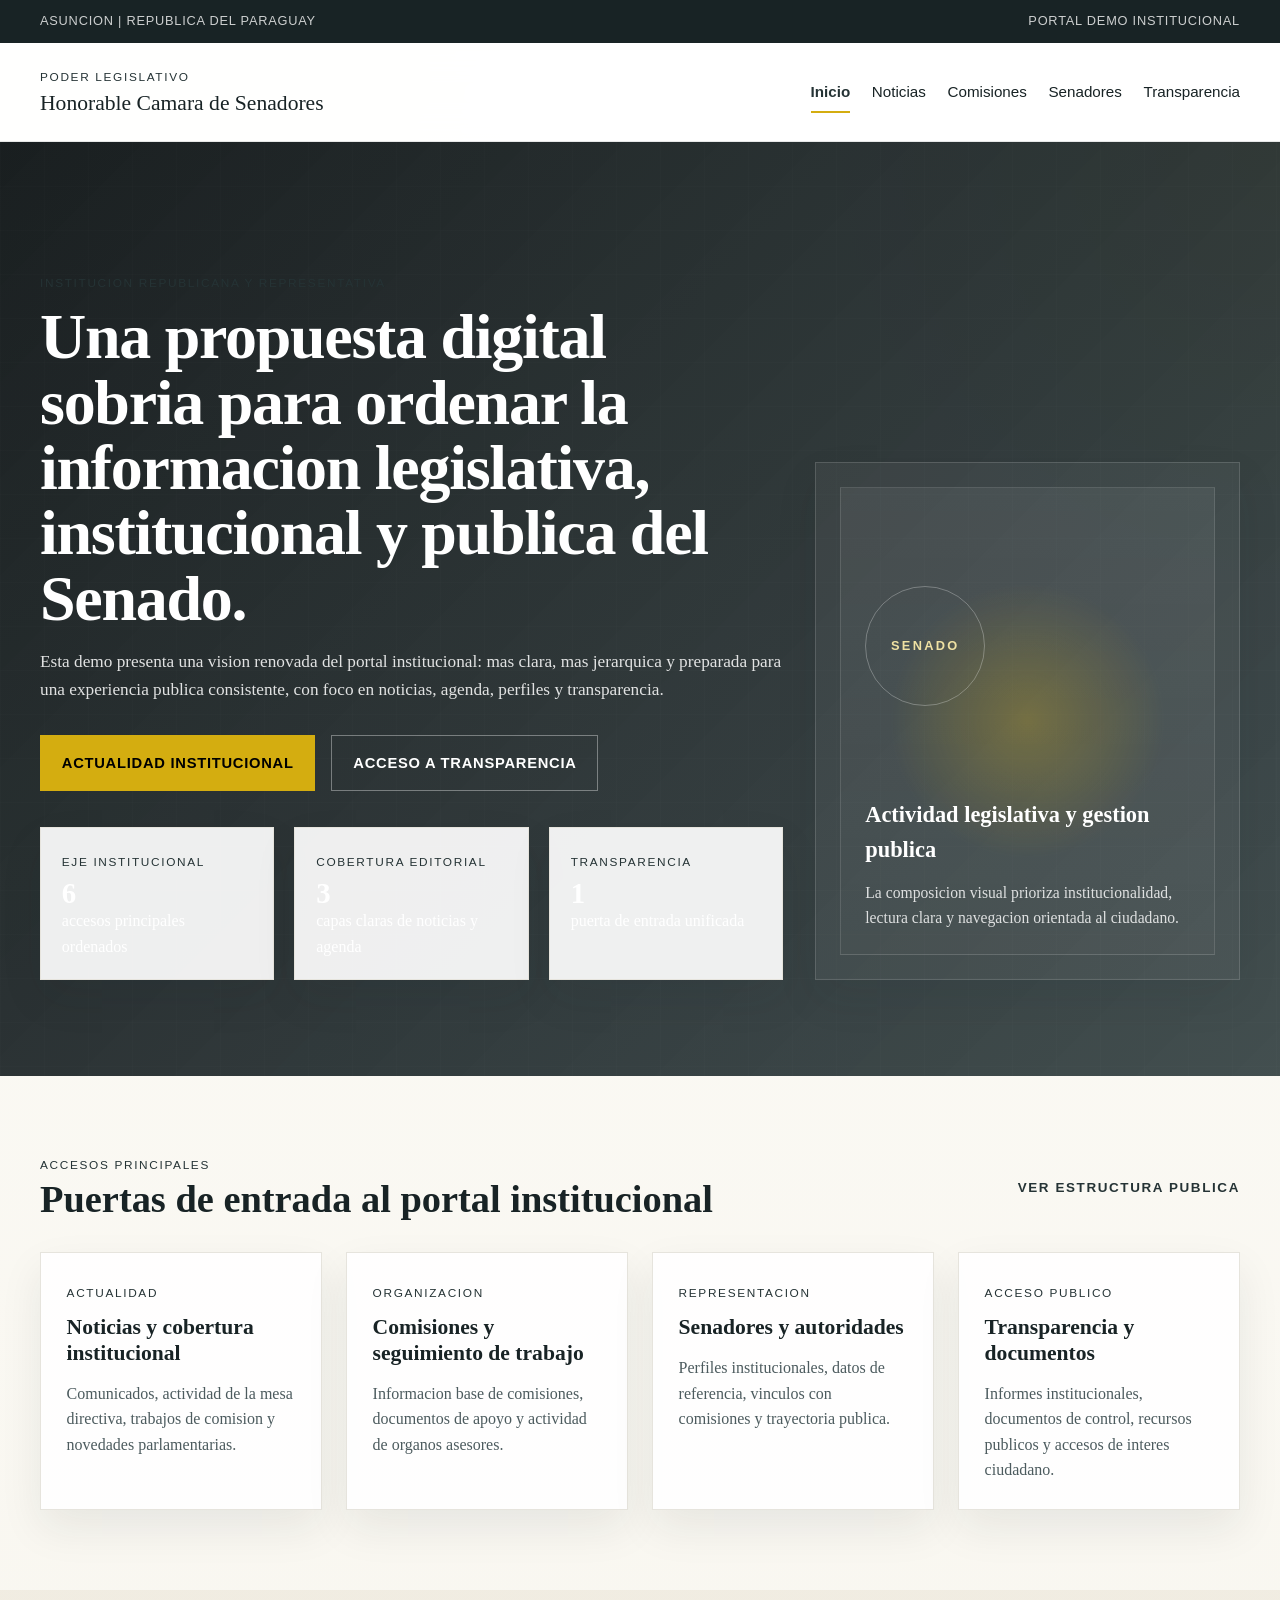
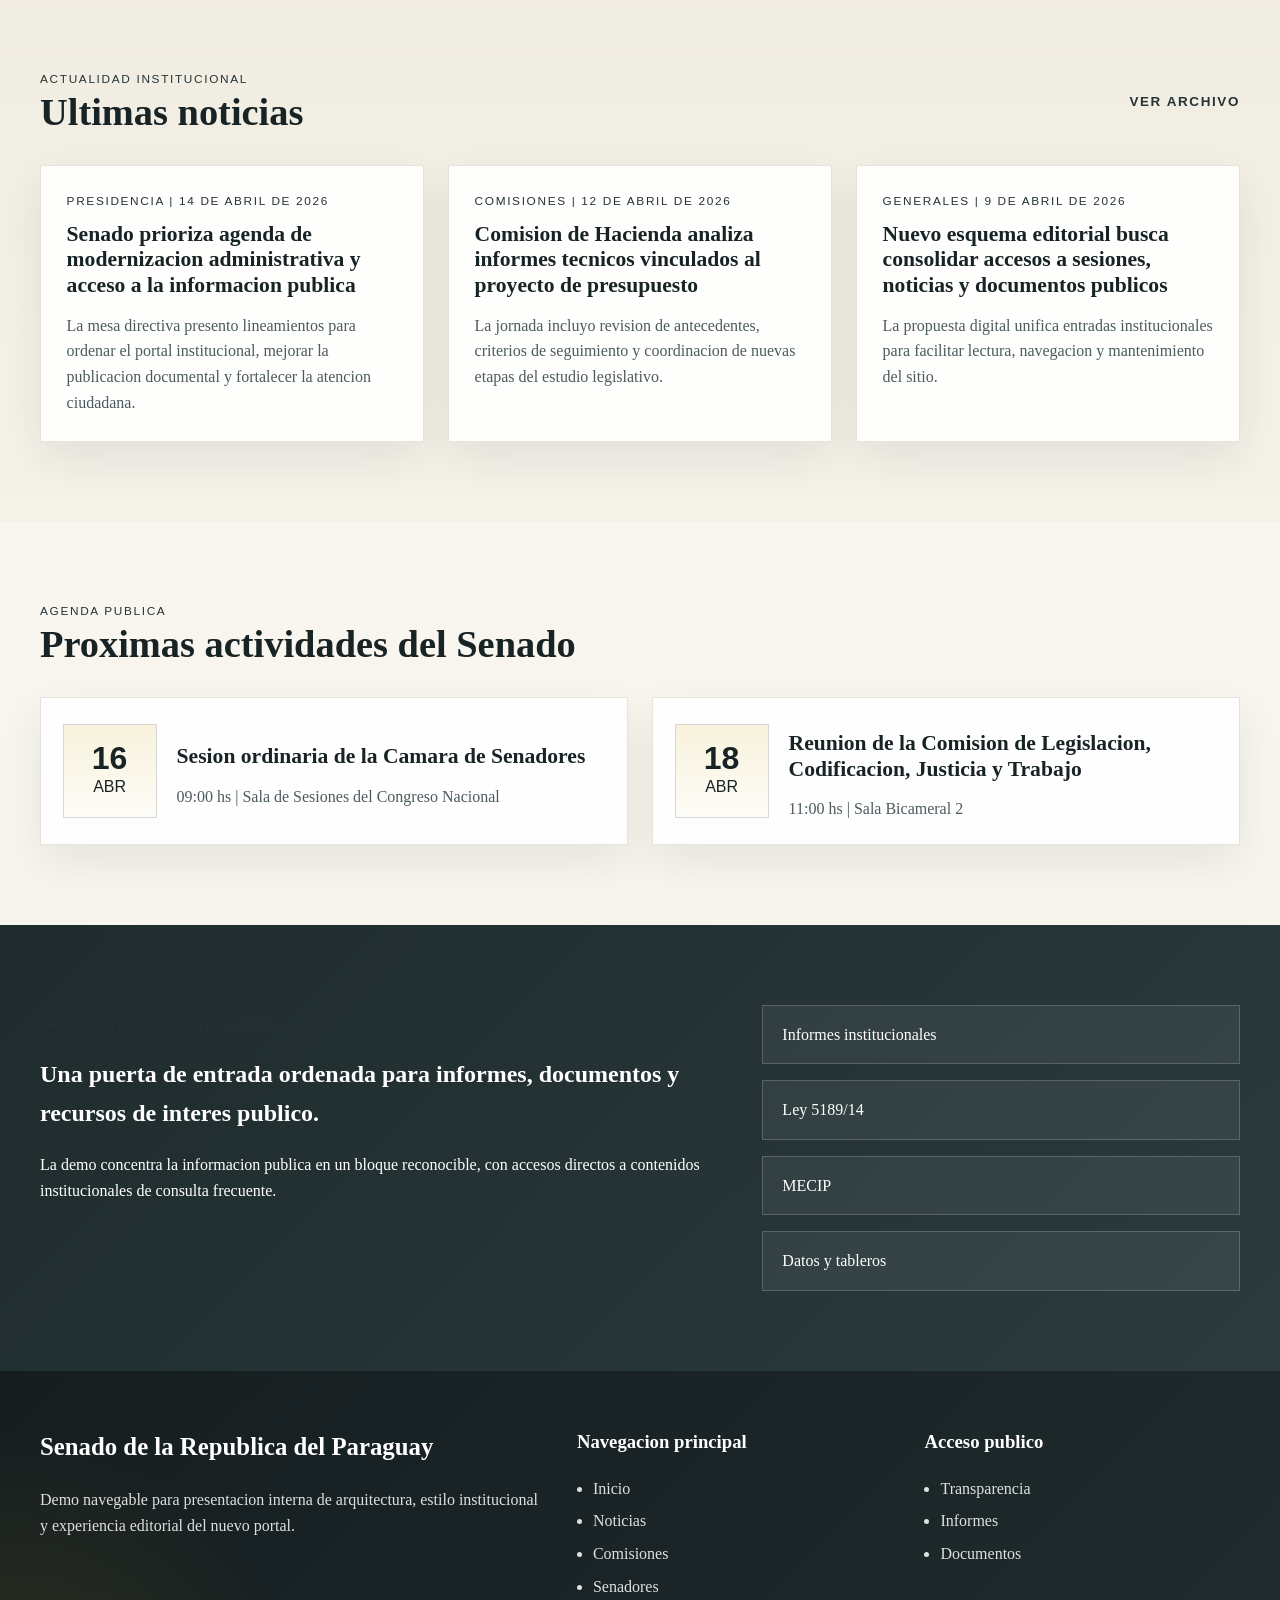
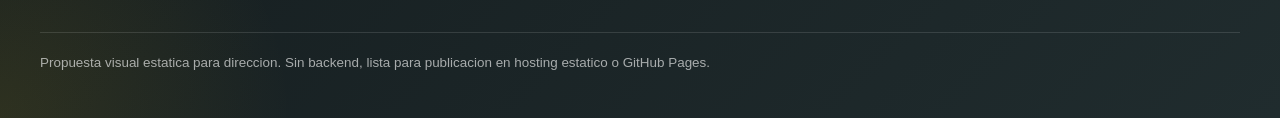
<file: index.html>
<!DOCTYPE html>
<html lang="es">
<head>
  <meta charset="UTF-8">
  <meta name="viewport" content="width=device-width, initial-scale=1.0">
  <title>Honorable Camara de Senadores | Inicio</title>
  <link rel="stylesheet" href="styles.css">
</head>
<body>
  <div class="topbar">
    <div class="container topbar__inner">
      <span>Asuncion | Republica del Paraguay</span>
      <span>Portal demo institucional</span>
    </div>
  </div>

  <header class="site-header">
    <div class="container site-header__inner">
      <a class="brand" href="index.html">
        <span class="brand__eyebrow">Poder Legislativo</span>
        <span class="brand__title">Honorable Camara de Senadores</span>
      </a>
      <nav class="site-nav" aria-label="Principal">
        <a href="index.html" class="is-active">Inicio</a>
        <a href="noticias.html">Noticias</a>
        <a href="comision.html">Comisiones</a>
        <a href="senador.html">Senadores</a>
        <a href="transparencia.html">Transparencia</a>
      </nav>
    </div>
  </header>

  <main>
    <section class="hero">
      <div class="container hero__inner">
        <div class="hero__panel">
          <p class="section-kicker">Institucion republicana y representativa</p>
          <h1>Una propuesta digital sobria para ordenar la informacion legislativa, institucional y publica del Senado.</h1>
          <p class="hero__text">Esta demo presenta una vision renovada del portal institucional: mas clara, mas jerarquica y preparada para una experiencia publica consistente, con foco en noticias, agenda, perfiles y transparencia.</p>
          <div class="hero__actions">
            <a class="button button--primary" href="noticias.html">Actualidad institucional</a>
            <a class="button button--secondary" href="transparencia.html">Acceso a transparencia</a>
          </div>

          <div class="metrics">
            <article class="metric">
              <span class="metric__label">Eje institucional</span>
              <strong>6</strong>
              <span>accesos principales ordenados</span>
            </article>
            <article class="metric">
              <span class="metric__label">Cobertura editorial</span>
              <strong>3</strong>
              <span>capas claras de noticias y agenda</span>
            </article>
            <article class="metric">
              <span class="metric__label">Transparencia</span>
              <strong>1</strong>
              <span>puerta de entrada unificada</span>
            </article>
          </div>
        </div>

        <aside class="hero__aside">
          <div class="hero-seal">
            <div class="hero-seal__crest">Senado</div>
            <div>
              <h2>Actividad legislativa y gestion publica</h2>
              <p>La composicion visual prioriza institucionalidad, lectura clara y navegacion orientada al ciudadano.</p>
            </div>
          </div>
        </aside>
      </div>
    </section>

    <section class="section">
      <div class="container">
        <div class="section-heading">
          <div>
            <p class="section-kicker">Accesos principales</p>
            <h2>Puertas de entrada al portal institucional</h2>
          </div>
          <a class="section-link" href="transparencia.html">Ver estructura publica</a>
        </div>

        <div class="grid grid--4">
          <a class="card card--link" href="noticias.html">
            <span class="eyebrow-chip">Actualidad</span>
            <h3>Noticias y cobertura institucional</h3>
            <p>Comunicados, actividad de la mesa directiva, trabajos de comision y novedades parlamentarias.</p>
          </a>
          <a class="card card--link" href="comision.html">
            <span class="eyebrow-chip">Organizacion</span>
            <h3>Comisiones y seguimiento de trabajo</h3>
            <p>Informacion base de comisiones, documentos de apoyo y actividad de organos asesores.</p>
          </a>
          <a class="card card--link" href="senador.html">
            <span class="eyebrow-chip">Representacion</span>
            <h3>Senadores y autoridades</h3>
            <p>Perfiles institucionales, datos de referencia, vinculos con comisiones y trayectoria publica.</p>
          </a>
          <a class="card card--link" href="transparencia.html">
            <span class="eyebrow-chip">Acceso publico</span>
            <h3>Transparencia y documentos</h3>
            <p>Informes institucionales, documentos de control, recursos publicos y accesos de interes ciudadano.</p>
          </a>
        </div>
      </div>
    </section>

    <section class="section section--alt">
      <div class="container">
        <div class="section-heading">
          <div>
            <p class="section-kicker">Actualidad institucional</p>
            <h2>Ultimas noticias</h2>
          </div>
          <a class="section-link" href="noticias.html">Ver archivo</a>
        </div>

        <div class="grid grid--3">
          <a class="news-card" href="noticia.html">
            <div class="news-card__meta">Presidencia | 14 de abril de 2026</div>
            <h3>Senado prioriza agenda de modernizacion administrativa y acceso a la informacion publica</h3>
            <p>La mesa directiva presento lineamientos para ordenar el portal institucional, mejorar la publicacion documental y fortalecer la atencion ciudadana.</p>
          </a>
          <a class="news-card" href="noticia.html">
            <div class="news-card__meta">Comisiones | 12 de abril de 2026</div>
            <h3>Comision de Hacienda analiza informes tecnicos vinculados al proyecto de presupuesto</h3>
            <p>La jornada incluyo revision de antecedentes, criterios de seguimiento y coordinacion de nuevas etapas del estudio legislativo.</p>
          </a>
          <a class="news-card" href="noticia.html">
            <div class="news-card__meta">Generales | 9 de abril de 2026</div>
            <h3>Nuevo esquema editorial busca consolidar accesos a sesiones, noticias y documentos publicos</h3>
            <p>La propuesta digital unifica entradas institucionales para facilitar lectura, navegacion y mantenimiento del sitio.</p>
          </a>
        </div>
      </div>
    </section>

    <section class="section">
      <div class="container">
        <div class="section-heading">
          <div>
            <p class="section-kicker">Agenda publica</p>
            <h2>Proximas actividades del Senado</h2>
          </div>
        </div>

        <div class="grid grid--2">
          <article class="agenda-card">
            <div class="agenda-card__date">
              <strong>16</strong>
              <span>ABR</span>
            </div>
            <div>
              <h3>Sesion ordinaria de la Camara de Senadores</h3>
              <p>09:00 hs | Sala de Sesiones del Congreso Nacional</p>
            </div>
          </article>
          <article class="agenda-card">
            <div class="agenda-card__date">
              <strong>18</strong>
              <span>ABR</span>
            </div>
            <div>
              <h3>Reunion de la Comision de Legislacion, Codificacion, Justicia y Trabajo</h3>
              <p>11:00 hs | Sala Bicameral 2</p>
            </div>
          </article>
        </div>
      </div>
    </section>

    <section class="section section--dark">
      <div class="container section-split">
        <div>
          <p class="section-kicker">Transparencia institucional</p>
          <h2>Una puerta de entrada ordenada para informes, documentos y recursos de interes publico.</h2>
          <p>La demo concentra la informacion publica en un bloque reconocible, con accesos directos a contenidos institucionales de consulta frecuente.</p>
        </div>
        <div class="transparency-links">
          <a href="transparencia.html">Informes institucionales</a>
          <a href="transparencia.html">Ley 5189/14</a>
          <a href="transparencia.html">MECIP</a>
          <a href="transparencia.html">Datos y tableros</a>
        </div>
      </div>
    </section>
  </main>

  <footer class="site-footer">
    <div class="container footer-grid">
      <div>
        <h2>Senado de la Republica del Paraguay</h2>
        <p>Demo navegable para presentacion interna de arquitectura, estilo institucional y experiencia editorial del nuevo portal.</p>
      </div>
      <div>
        <h3>Navegacion principal</h3>
        <ul>
          <li><a href="index.html">Inicio</a></li>
          <li><a href="noticias.html">Noticias</a></li>
          <li><a href="comision.html">Comisiones</a></li>
          <li><a href="senador.html">Senadores</a></li>
        </ul>
      </div>
      <div>
        <h3>Acceso publico</h3>
        <ul>
          <li><a href="transparencia.html">Transparencia</a></li>
          <li><a href="transparencia.html">Informes</a></li>
          <li><a href="transparencia.html">Documentos</a></li>
        </ul>
      </div>
    </div>
    <div class="container footer-note">
      Propuesta visual estatica para direccion. Sin backend, lista para publicacion en hosting estatico o GitHub Pages.
    </div>
  </footer>
</body>
</html>
</file>
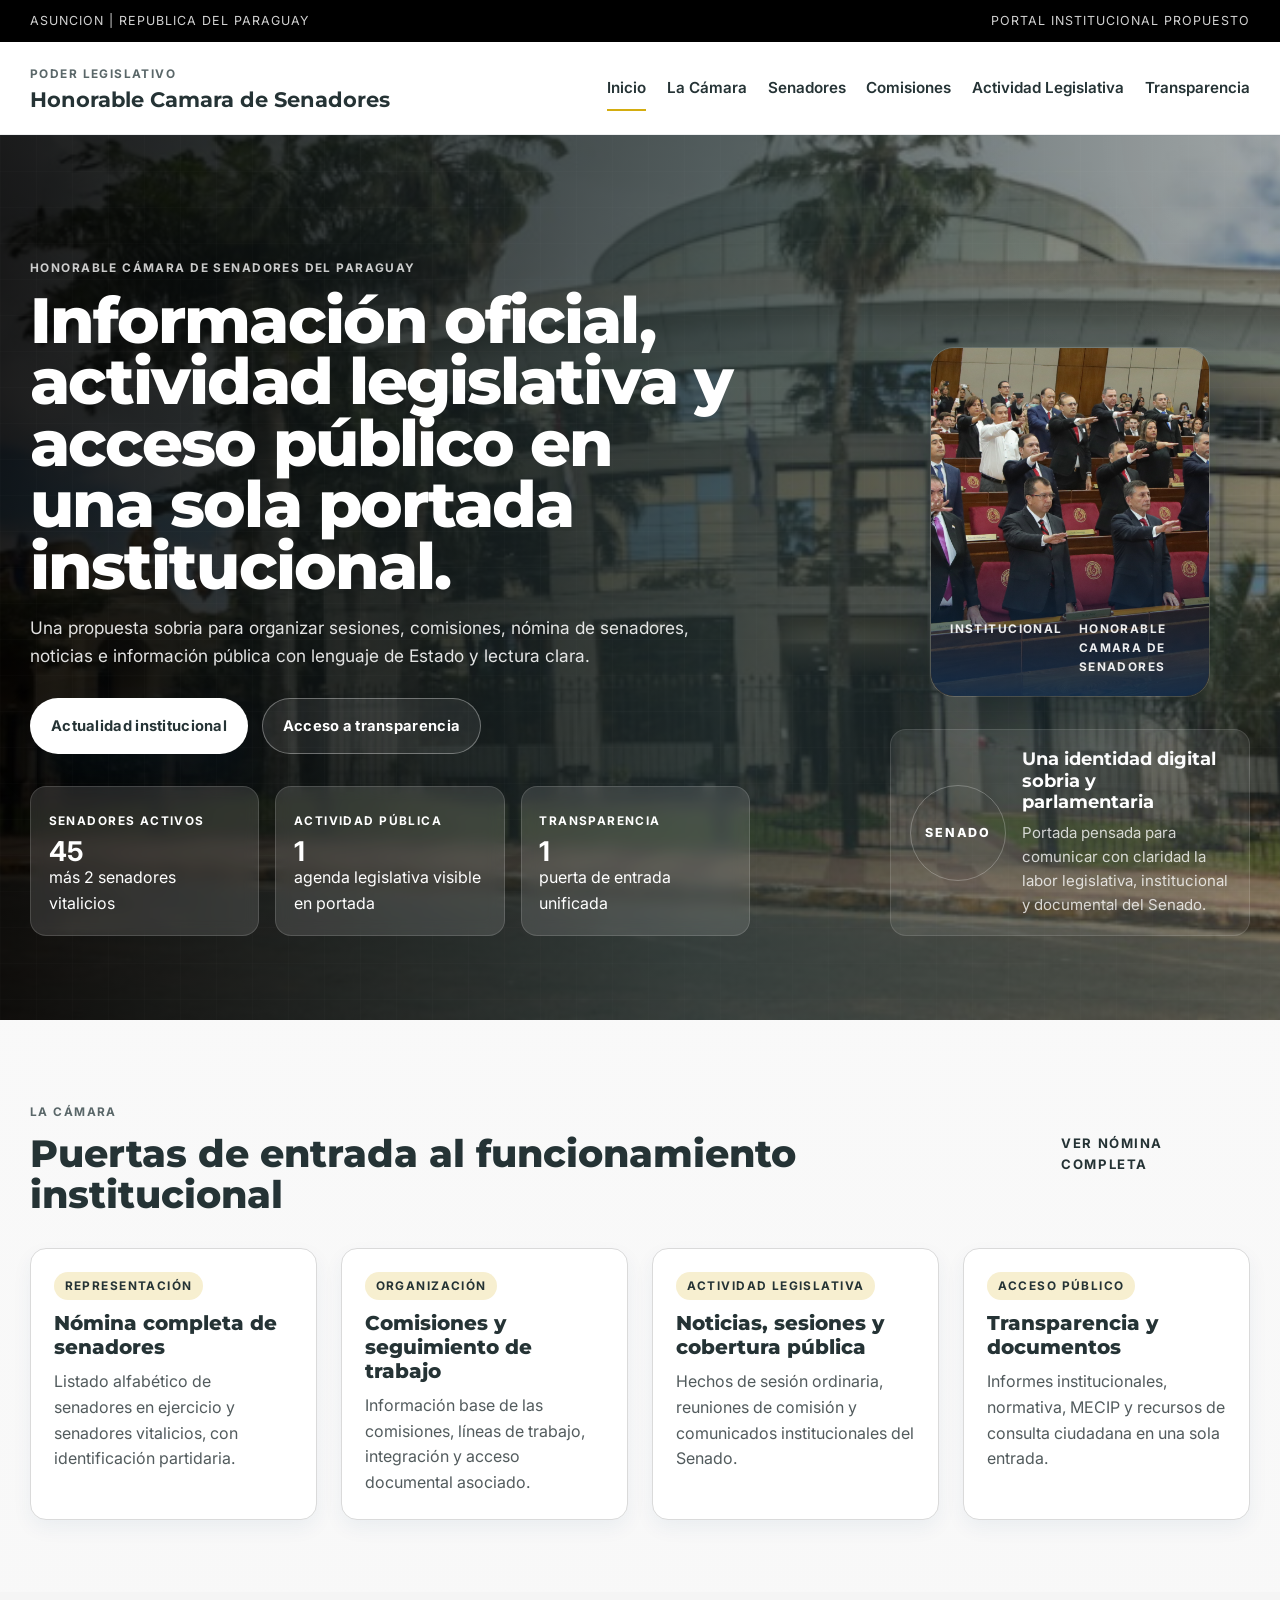
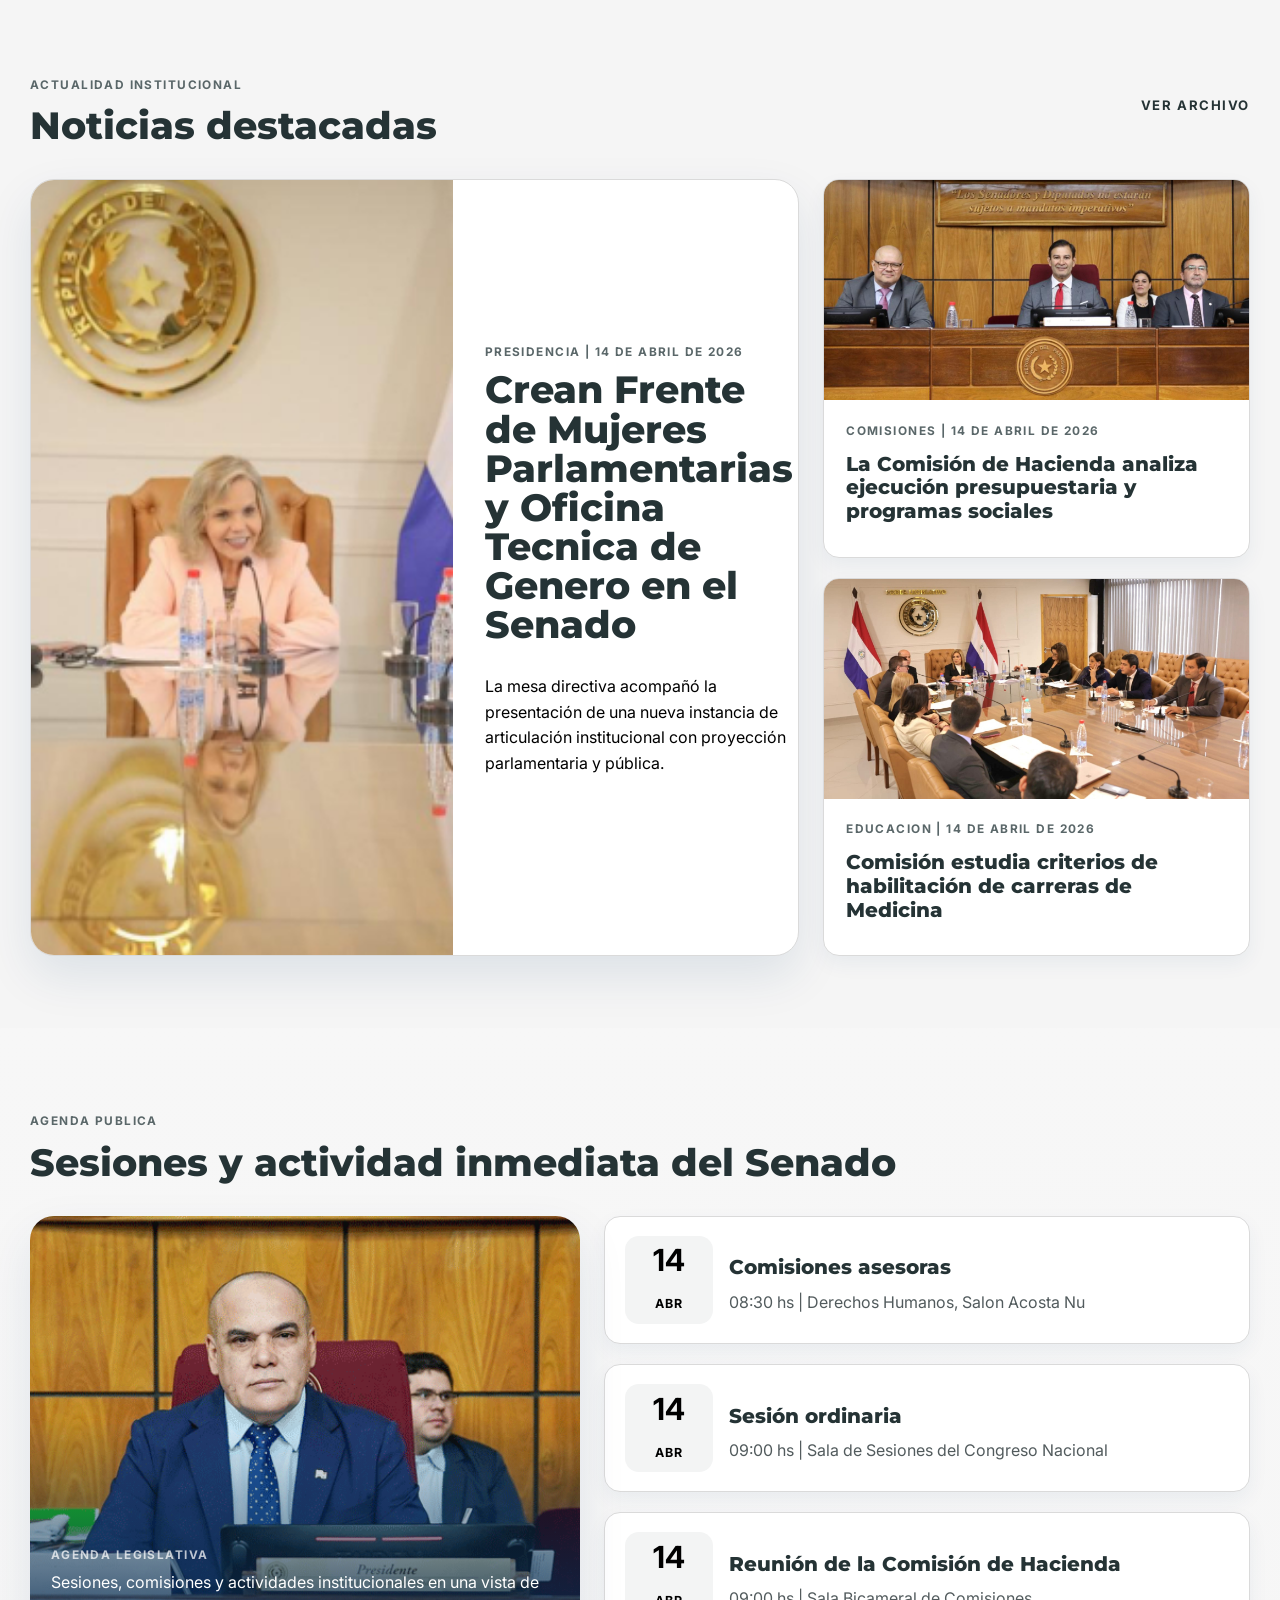
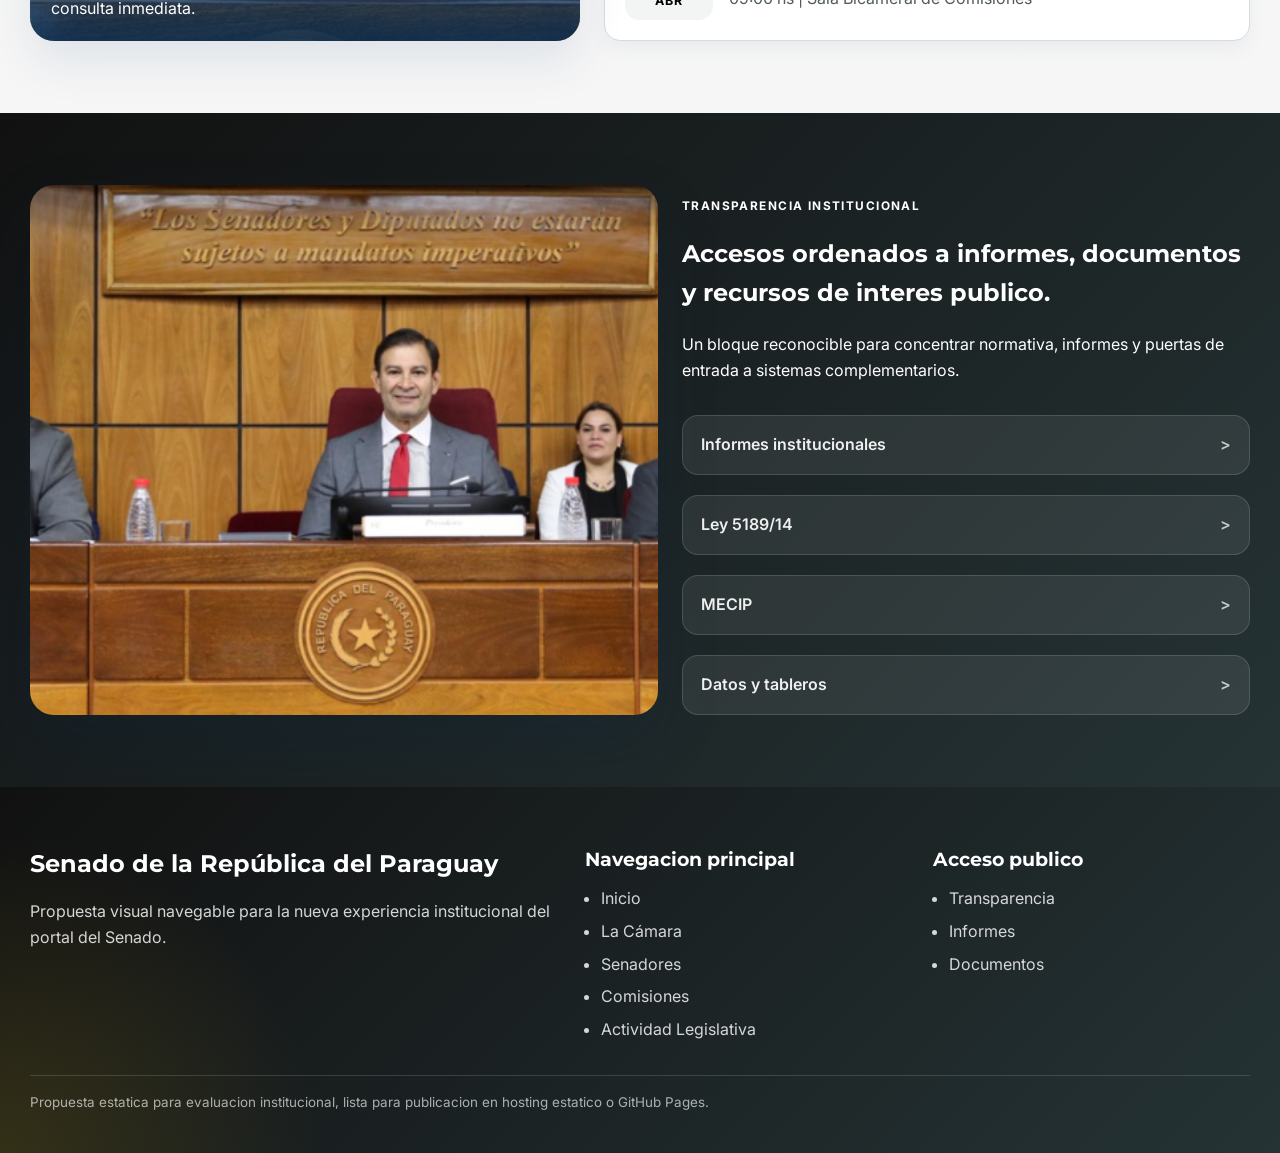
<file: docs/index.html>
<!DOCTYPE html>
<html lang="es">
<head>
  <meta charset="UTF-8">
  <meta name="viewport" content="width=device-width, initial-scale=1.0">
  <title>Honorable Camara de Senadores | Inicio</title>
  <link rel="stylesheet" href="styles.css">
</head>
<body>
  <div class="topbar">
    <div class="container topbar__inner">
      <span>Asuncion | Republica del Paraguay</span>
      <span>Portal institucional propuesto</span>
    </div>
  </div>

  <header class="site-header">
    <div class="container site-header__inner">
      <a class="brand" href="index.html">
        <span class="brand__eyebrow">Poder Legislativo</span>
        <span class="brand__title">Honorable Camara de Senadores</span>
      </a>
      <nav class="site-nav" aria-label="Principal">
        <a href="index.html" class="is-active">Inicio</a>
        <a href="index.html#la-camara">La Cámara</a>
        <a href="senadores.html">Senadores</a>
        <a href="comision.html">Comisiones</a>
        <a href="noticias.html">Actividad Legislativa</a>
        <a href="transparencia.html">Transparencia</a>
      </nav>
    </div>
  </header>

  <main>
    <section class="hero">
      <div class="container hero__inner">
        <div class="hero__panel">
          <p class="section-kicker">Honorable Cámara de Senadores del Paraguay</p>
          <h1>Información oficial, actividad legislativa y acceso público en una sola portada institucional.</h1>
          <p class="hero__text">Una propuesta sobria para organizar sesiones, comisiones, nómina de senadores, noticias e información pública con lenguaje de Estado y lectura clara.</p>
          <div class="hero__actions">
            <a class="button button--primary" href="noticias.html">Actualidad institucional</a>
            <a class="button button--secondary" href="transparencia.html">Acceso a transparencia</a>
          </div>

          <div class="metrics">
            <article class="metric">
              <span class="metric__label">Senadores activos</span>
              <strong>45</strong>
              <span>más 2 senadores vitalicios</span>
            </article>
            <article class="metric">
              <span class="metric__label">Actividad pública</span>
              <strong>1</strong>
              <span>agenda legislativa visible en portada</span>
            </article>
            <article class="metric">
              <span class="metric__label">Transparencia</span>
              <strong>1</strong>
              <span>puerta de entrada unificada</span>
            </article>
          </div>
        </div>

        <aside class="hero__aside">
          <figure class="hero__media">
            <img src="assets/img/juramento-senadores.jpg" alt="Acto institucional de la Camara de Senadores">
            <figcaption>
              <span>Institucional</span>
              <span>Honorable Camara de Senadores</span>
            </figcaption>
          </figure>
          <div class="hero-seal">
            <div class="hero-seal__crest">Senado</div>
            <div>
              <h2>Una identidad digital sobria y parlamentaria</h2>
              <p>Portada pensada para comunicar con claridad la labor legislativa, institucional y documental del Senado.</p>
            </div>
          </div>
        </aside>
      </div>
    </section>

    <section class="section" id="la-camara">
      <div class="container">
        <div class="section-heading">
          <div>
            <p class="section-kicker">La Cámara</p>
            <h2>Puertas de entrada al funcionamiento institucional</h2>
          </div>
          <a class="section-link" href="senadores.html">Ver nómina completa</a>
        </div>

        <div class="grid grid--4">
          <a class="card card--link" href="senadores.html">
            <span class="eyebrow-chip">Representación</span>
            <h3>Nómina completa de senadores</h3>
            <p>Listado alfabético de senadores en ejercicio y senadores vitalicios, con identificación partidaria.</p>
          </a>
          <a class="card card--link" href="comision.html">
            <span class="eyebrow-chip">Organización</span>
            <h3>Comisiones y seguimiento de trabajo</h3>
            <p>Información base de las comisiones, líneas de trabajo, integración y acceso documental asociado.</p>
          </a>
          <a class="card card--link" href="noticias.html">
            <span class="eyebrow-chip">Actividad Legislativa</span>
            <h3>Noticias, sesiones y cobertura pública</h3>
            <p>Hechos de sesión ordinaria, reuniones de comisión y comunicados institucionales del Senado.</p>
          </a>
          <a class="card card--link" href="transparencia.html">
            <span class="eyebrow-chip">Acceso público</span>
            <h3>Transparencia y documentos</h3>
            <p>Informes institucionales, normativa, MECIP y recursos de consulta ciudadana en una sola entrada.</p>
          </a>
        </div>
      </div>
    </section>

    <section class="section section--alt">
      <div class="container">
        <div class="section-heading">
          <div>
            <p class="section-kicker">Actualidad institucional</p>
            <h2>Noticias destacadas</h2>
          </div>
          <a class="section-link" href="noticias.html">Ver archivo</a>
        </div>

        <div class="grid grid--news">
          <a class="feature-story" href="noticia.html">
            <div class="feature-story__media">
              <img src="assets/img/noticia-genero.jpeg" alt="Presentacion institucional en el Senado">
            </div>
            <div class="feature-story__content">
              <div class="news-card__meta">Presidencia | 14 de abril de 2026</div>
              <h3>Crean Frente de Mujeres Parlamentarias y Oficina Tecnica de Genero en el Senado</h3>
              <p>La mesa directiva acompañó la presentación de una nueva instancia de articulación institucional con proyección parlamentaria y pública.</p>
            </div>
          </a>
          <div class="stack">
            <a class="news-card" href="noticia.html">
              <div class="news-card__media">
                <img src="assets/img/noticia-hacienda.jpeg" alt="Comision de Hacienda en reunion de trabajo">
              </div>
              <div class="news-card__body">
                <div class="news-card__meta">Comisiones | 14 de abril de 2026</div>
                <h3>La Comisión de Hacienda analiza ejecución presupuestaria y programas sociales</h3>
              </div>
            </a>
            <a class="news-card" href="noticia.html">
              <div class="news-card__media">
                <img src="assets/img/noticia-educacion.jpeg" alt="Reunion de trabajo de comision legislativa">
              </div>
              <div class="news-card__body">
                <div class="news-card__meta">Educacion | 14 de abril de 2026</div>
                <h3>Comisión estudia criterios de habilitación de carreras de Medicina</h3>
              </div>
            </a>
          </div>
        </div>
      </div>
    </section>

    <section class="section">
      <div class="container">
        <div class="section-heading">
          <div>
            <p class="section-kicker">Agenda publica</p>
            <h2>Sesiones y actividad inmediata del Senado</h2>
          </div>
        </div>

        <div class="agenda-layout">
          <article class="agenda-visual">
            <img src="assets/img/sesion-ordinaria.png" alt="Sala de sesiones del Senado">
            <div class="agenda-visual__caption">
              <span>Agenda legislativa</span>
              Sesiones, comisiones y actividades institucionales en una vista de consulta inmediata.
            </div>
          </article>
          <div class="agenda-list">
            <article class="agenda-card agenda-card--stack">
              <div class="agenda-card__date">
                <strong>14</strong>
                <span>ABR</span>
              </div>
              <div>
                <h3>Comisiones asesoras</h3>
                <p>08:30 hs | Derechos Humanos, Salon Acosta Nu</p>
              </div>
            </article>
            <article class="agenda-card agenda-card--stack">
              <div class="agenda-card__date">
                <strong>14</strong>
                <span>ABR</span>
              </div>
              <div>
                <h3>Sesión ordinaria</h3>
                <p>09:00 hs | Sala de Sesiones del Congreso Nacional</p>
              </div>
            </article>
            <article class="agenda-card agenda-card--stack">
              <div class="agenda-card__date">
                <strong>14</strong>
                <span>ABR</span>
              </div>
              <div>
                <h3>Reunión de la Comisión de Hacienda</h3>
                <p>09:00 hs | Sala Bicameral de Comisiones</p>
              </div>
            </article>
          </div>
        </div>
      </div>
    </section>

    <section class="section section--dark">
        <div class="container transparency-panel">
          <div class="transparency-panel__media">
            <img src="assets/img/noticia-hacienda.jpeg" alt="Reunion institucional de la Comision de Hacienda">
          </div>
        <div class="transparency-panel__content">
          <div>
            <p class="section-kicker">Transparencia institucional</p>
            <h2>Accesos ordenados a informes, documentos y recursos de interes publico.</h2>
            <p>Un bloque reconocible para concentrar normativa, informes y puertas de entrada a sistemas complementarios.</p>
          </div>
          <div class="transparency-links">
            <a href="transparencia.html">Informes institucionales</a>
            <a href="transparencia.html">Ley 5189/14</a>
            <a href="transparencia.html">MECIP</a>
            <a href="transparencia.html">Datos y tableros</a>
          </div>
        </div>
      </div>
    </section>
  </main>

  <footer class="site-footer">
    <div class="container footer-grid">
        <div>
          <h2>Senado de la República del Paraguay</h2>
          <p>Propuesta visual navegable para la nueva experiencia institucional del portal del Senado.</p>
        </div>
        <div>
          <h3>Navegacion principal</h3>
          <ul>
            <li><a href="index.html">Inicio</a></li>
            <li><a href="index.html#la-camara">La Cámara</a></li>
            <li><a href="senadores.html">Senadores</a></li>
            <li><a href="comision.html">Comisiones</a></li>
            <li><a href="noticias.html">Actividad Legislativa</a></li>
          </ul>
        </div>
      <div>
        <h3>Acceso publico</h3>
        <ul>
          <li><a href="transparencia.html">Transparencia</a></li>
          <li><a href="transparencia.html">Informes</a></li>
          <li><a href="transparencia.html">Documentos</a></li>
        </ul>
      </div>
    </div>
    <div class="container footer-note">
      Propuesta estatica para evaluacion institucional, lista para publicacion en hosting estatico o GitHub Pages.
    </div>
  </footer>
</body>
</html>
</file>
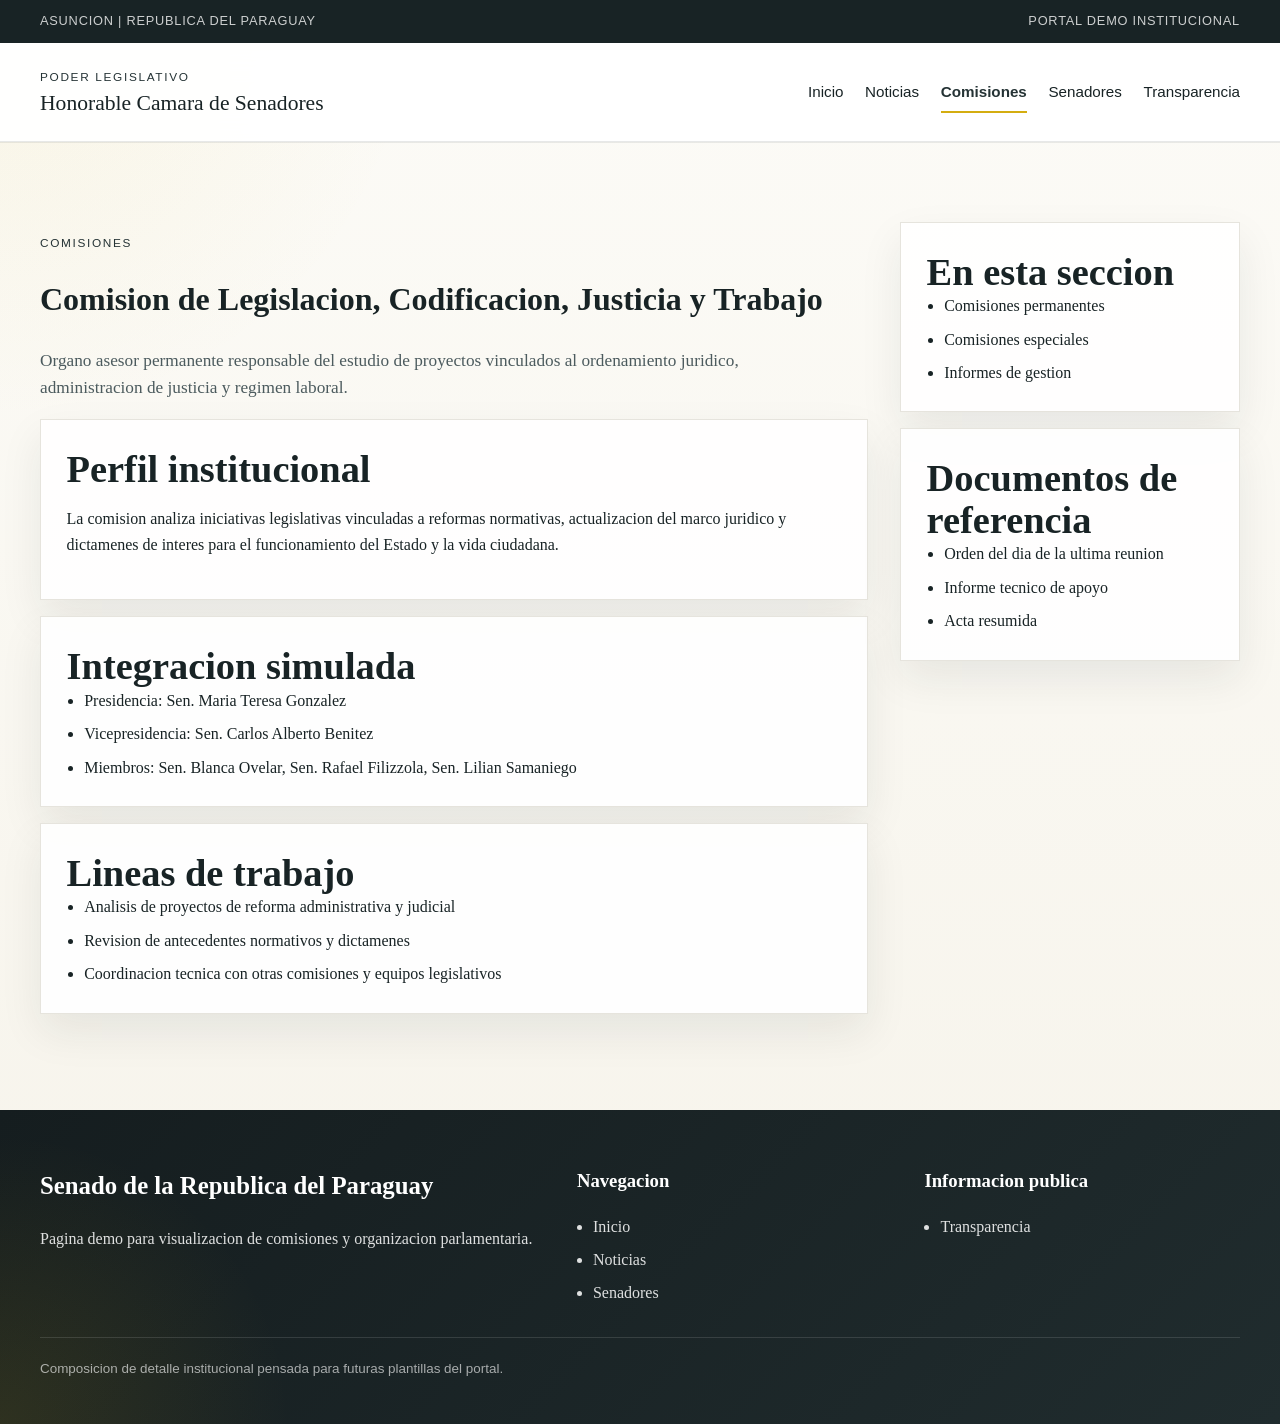
<file: comision.html>
<!DOCTYPE html>
<html lang="es">
<head>
  <meta charset="UTF-8">
  <meta name="viewport" content="width=device-width, initial-scale=1.0">
  <title>Comision | Honorable Camara de Senadores</title>
  <link rel="stylesheet" href="styles.css">
</head>
<body>
  <div class="topbar">
    <div class="container topbar__inner">
      <span>Asuncion | Republica del Paraguay</span>
      <span>Portal demo institucional</span>
    </div>
  </div>

  <header class="site-header">
    <div class="container site-header__inner">
      <a class="brand" href="index.html">
        <span class="brand__eyebrow">Poder Legislativo</span>
        <span class="brand__title">Honorable Camara de Senadores</span>
      </a>
      <nav class="site-nav" aria-label="Principal">
        <a href="index.html">Inicio</a>
        <a href="noticias.html">Noticias</a>
        <a href="comision.html" class="is-active">Comisiones</a>
        <a href="senador.html">Senadores</a>
        <a href="transparencia.html">Transparencia</a>
      </nav>
    </div>
  </header>

  <main class="page-main">
    <div class="container article__container">
      <div class="article__main">
        <p class="section-kicker">Comisiones</p>
        <h1>Comision de Legislacion, Codificacion, Justicia y Trabajo</h1>
        <p class="article__lead">Organo asesor permanente responsable del estudio de proyectos vinculados al ordenamiento juridico, administracion de justicia y regimen laboral.</p>

        <div class="detail-block">
          <h2>Perfil institucional</h2>
          <p>La comision analiza iniciativas legislativas vinculadas a reformas normativas, actualizacion del marco juridico y dictamenes de interes para el funcionamiento del Estado y la vida ciudadana.</p>
        </div>

        <div class="detail-block">
          <h2>Integracion simulada</h2>
          <ul class="plain-list">
            <li>Presidencia: Sen. Maria Teresa Gonzalez</li>
            <li>Vicepresidencia: Sen. Carlos Alberto Benitez</li>
            <li>Miembros: Sen. Blanca Ovelar, Sen. Rafael Filizzola, Sen. Lilian Samaniego</li>
          </ul>
        </div>

        <div class="detail-block">
          <h2>Lineas de trabajo</h2>
          <ul class="plain-list">
            <li>Analisis de proyectos de reforma administrativa y judicial</li>
            <li>Revision de antecedentes normativos y dictamenes</li>
            <li>Coordinacion tecnica con otras comisiones y equipos legislativos</li>
          </ul>
        </div>
      </div>

      <aside class="article__aside">
        <div class="side-card">
          <h2>En esta seccion</h2>
          <ul>
            <li><a href="comision.html">Comisiones permanentes</a></li>
            <li><a href="comision.html">Comisiones especiales</a></li>
            <li><a href="comision.html">Informes de gestion</a></li>
          </ul>
        </div>
        <div class="side-card">
          <h2>Documentos de referencia</h2>
          <ul>
            <li><a href="transparencia.html">Orden del dia de la ultima reunion</a></li>
            <li><a href="transparencia.html">Informe tecnico de apoyo</a></li>
            <li><a href="transparencia.html">Acta resumida</a></li>
          </ul>
        </div>
      </aside>
    </div>
  </main>

  <footer class="site-footer">
    <div class="container footer-grid">
      <div>
        <h2>Senado de la Republica del Paraguay</h2>
        <p>Pagina demo para visualizacion de comisiones y organizacion parlamentaria.</p>
      </div>
      <div>
        <h3>Navegacion</h3>
        <ul>
          <li><a href="index.html">Inicio</a></li>
          <li><a href="noticias.html">Noticias</a></li>
          <li><a href="senador.html">Senadores</a></li>
        </ul>
      </div>
      <div>
        <h3>Informacion publica</h3>
        <ul>
          <li><a href="transparencia.html">Transparencia</a></li>
        </ul>
      </div>
    </div>
    <div class="container footer-note">
      Composicion de detalle institucional pensada para futuras plantillas del portal.
    </div>
  </footer>
</body>
</html>
</file>
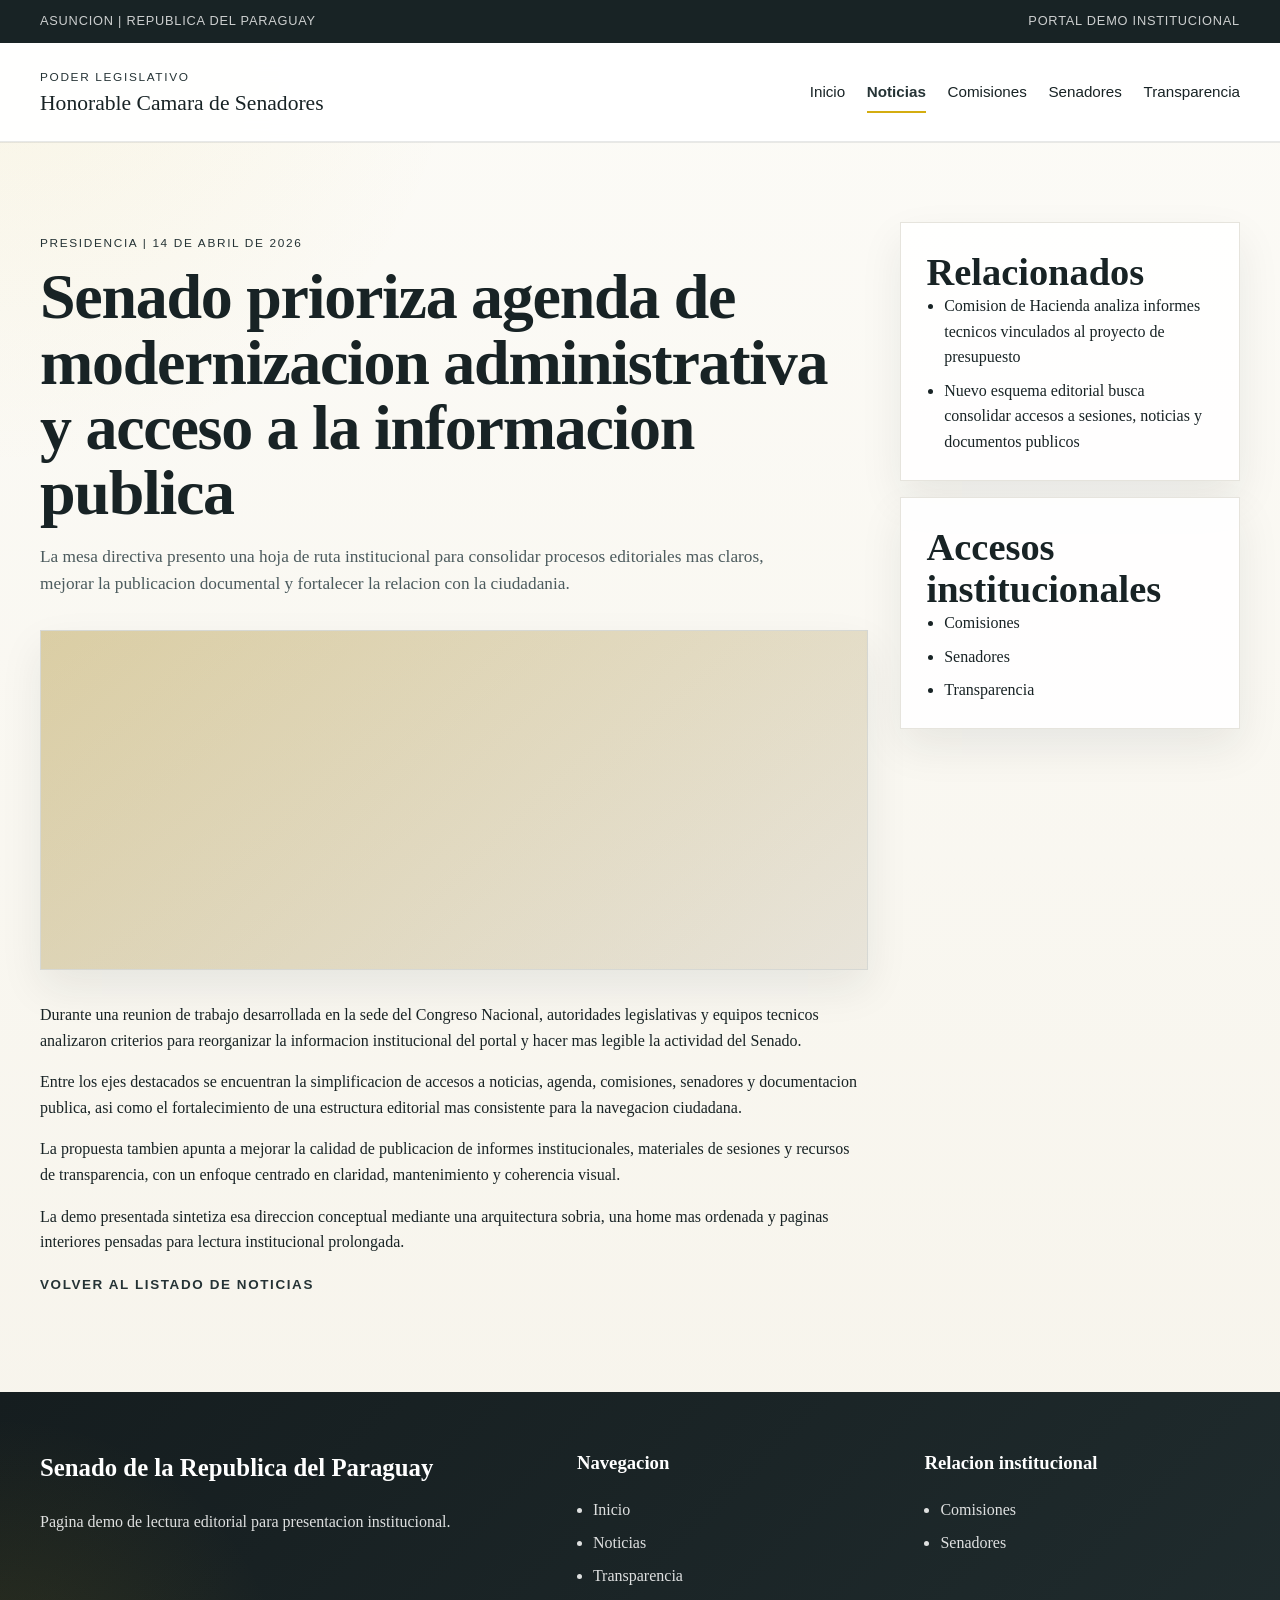
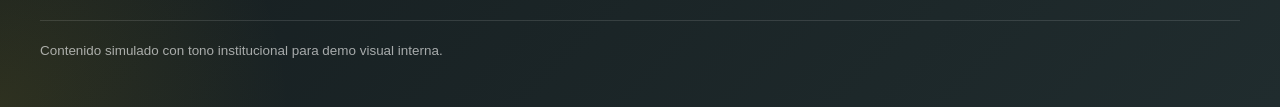
<file: noticia.html>
<!DOCTYPE html>
<html lang="es">
<head>
  <meta charset="UTF-8">
  <meta name="viewport" content="width=device-width, initial-scale=1.0">
  <title>Noticia | Honorable Camara de Senadores</title>
  <link rel="stylesheet" href="styles.css">
</head>
<body>
  <div class="topbar">
    <div class="container topbar__inner">
      <span>Asuncion | Republica del Paraguay</span>
      <span>Portal demo institucional</span>
    </div>
  </div>

  <header class="site-header">
    <div class="container site-header__inner">
      <a class="brand" href="index.html">
        <span class="brand__eyebrow">Poder Legislativo</span>
        <span class="brand__title">Honorable Camara de Senadores</span>
      </a>
      <nav class="site-nav" aria-label="Principal">
        <a href="index.html">Inicio</a>
        <a href="noticias.html" class="is-active">Noticias</a>
        <a href="comision.html">Comisiones</a>
        <a href="senador.html">Senadores</a>
        <a href="transparencia.html">Transparencia</a>
      </nav>
    </div>
  </header>

  <main class="page-main">
    <article class="article">
      <div class="container article__container">
        <div class="article__main">
          <p class="section-kicker">Presidencia | 14 de abril de 2026</p>
          <h1>Senado prioriza agenda de modernizacion administrativa y acceso a la informacion publica</h1>
          <p class="article__lead">La mesa directiva presento una hoja de ruta institucional para consolidar procesos editoriales mas claros, mejorar la publicacion documental y fortalecer la relacion con la ciudadania.</p>

          <div class="article__image"></div>

          <div class="article__content">
            <p>Durante una reunion de trabajo desarrollada en la sede del Congreso Nacional, autoridades legislativas y equipos tecnicos analizaron criterios para reorganizar la informacion institucional del portal y hacer mas legible la actividad del Senado.</p>
            <p>Entre los ejes destacados se encuentran la simplificacion de accesos a noticias, agenda, comisiones, senadores y documentacion publica, asi como el fortalecimiento de una estructura editorial mas consistente para la navegacion ciudadana.</p>
            <p>La propuesta tambien apunta a mejorar la calidad de publicacion de informes institucionales, materiales de sesiones y recursos de transparencia, con un enfoque centrado en claridad, mantenimiento y coherencia visual.</p>
            <p>La demo presentada sintetiza esa direccion conceptual mediante una arquitectura sobria, una home mas ordenada y paginas interiores pensadas para lectura institucional prolongada.</p>
          </div>

          <p><a class="section-link" href="noticias.html">Volver al listado de noticias</a></p>
        </div>

        <aside class="article__aside">
          <div class="side-card">
            <h2>Relacionados</h2>
            <ul>
              <li><a href="noticia.html">Comision de Hacienda analiza informes tecnicos vinculados al proyecto de presupuesto</a></li>
              <li><a href="noticia.html">Nuevo esquema editorial busca consolidar accesos a sesiones, noticias y documentos publicos</a></li>
            </ul>
          </div>
          <div class="side-card">
            <h2>Accesos institucionales</h2>
            <ul>
              <li><a href="comision.html">Comisiones</a></li>
              <li><a href="senador.html">Senadores</a></li>
              <li><a href="transparencia.html">Transparencia</a></li>
            </ul>
          </div>
        </aside>
      </div>
    </article>
  </main>

  <footer class="site-footer">
    <div class="container footer-grid">
      <div>
        <h2>Senado de la Republica del Paraguay</h2>
        <p>Pagina demo de lectura editorial para presentacion institucional.</p>
      </div>
      <div>
        <h3>Navegacion</h3>
        <ul>
          <li><a href="index.html">Inicio</a></li>
          <li><a href="noticias.html">Noticias</a></li>
          <li><a href="transparencia.html">Transparencia</a></li>
        </ul>
      </div>
      <div>
        <h3>Relacion institucional</h3>
        <ul>
          <li><a href="comision.html">Comisiones</a></li>
          <li><a href="senador.html">Senadores</a></li>
        </ul>
      </div>
    </div>
    <div class="container footer-note">
      Contenido simulado con tono institucional para demo visual interna.
    </div>
  </footer>
</body>
</html>
</file>
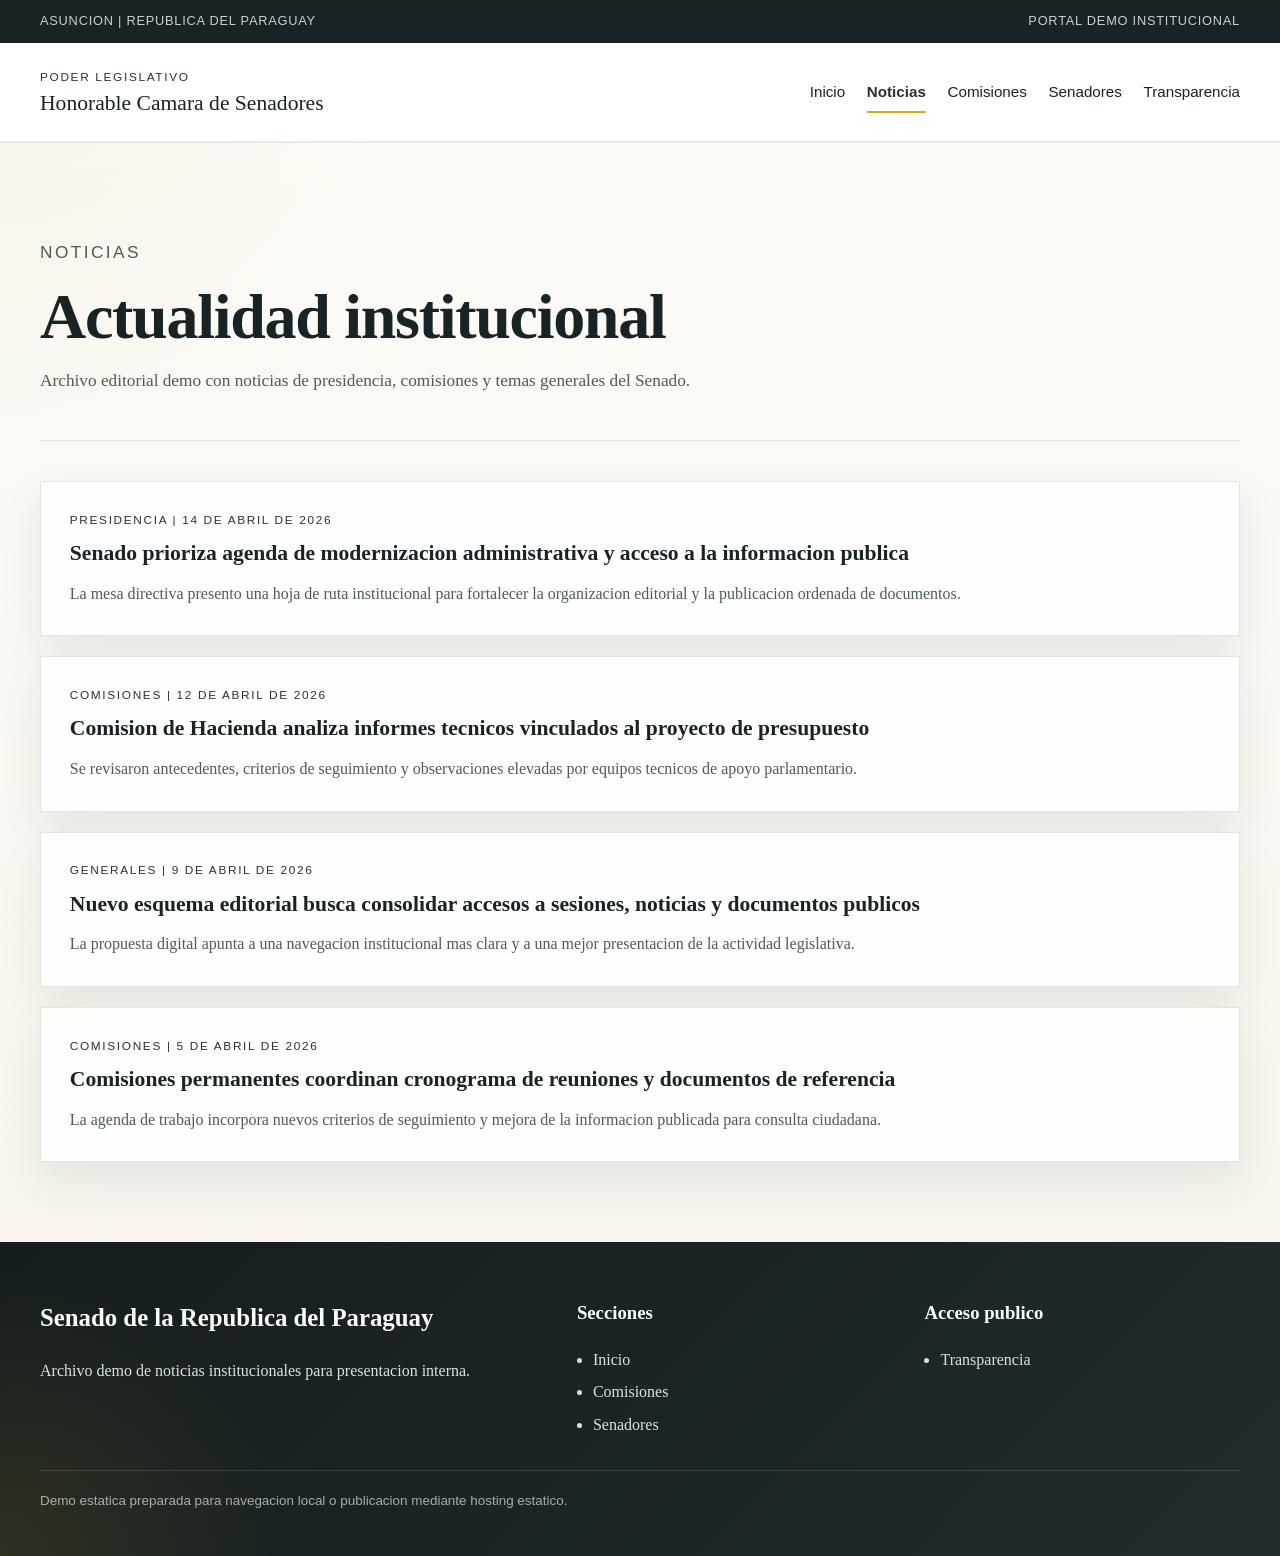
<file: noticias.html>
<!DOCTYPE html>
<html lang="es">
<head>
  <meta charset="UTF-8">
  <meta name="viewport" content="width=device-width, initial-scale=1.0">
  <title>Noticias | Honorable Camara de Senadores</title>
  <link rel="stylesheet" href="styles.css">
</head>
<body>
  <div class="topbar">
    <div class="container topbar__inner">
      <span>Asuncion | Republica del Paraguay</span>
      <span>Portal demo institucional</span>
    </div>
  </div>

  <header class="site-header">
    <div class="container site-header__inner">
      <a class="brand" href="index.html">
        <span class="brand__eyebrow">Poder Legislativo</span>
        <span class="brand__title">Honorable Camara de Senadores</span>
      </a>
      <nav class="site-nav" aria-label="Principal">
        <a href="index.html">Inicio</a>
        <a href="noticias.html" class="is-active">Noticias</a>
        <a href="comision.html">Comisiones</a>
        <a href="senador.html">Senadores</a>
        <a href="transparencia.html">Transparencia</a>
      </nav>
    </div>
  </header>

  <main class="page-main">
    <div class="container">
      <div class="page-header">
        <p class="section-kicker">Noticias</p>
        <h1>Actualidad institucional</h1>
        <p>Archivo editorial demo con noticias de presidencia, comisiones y temas generales del Senado.</p>
      </div>

      <div class="news-list">
        <a class="news-row" href="noticia.html">
          <div class="news-row__meta">Presidencia | 14 de abril de 2026</div>
          <h2>Senado prioriza agenda de modernizacion administrativa y acceso a la informacion publica</h2>
          <p>La mesa directiva presento una hoja de ruta institucional para fortalecer la organizacion editorial y la publicacion ordenada de documentos.</p>
        </a>
        <a class="news-row" href="noticia.html">
          <div class="news-row__meta">Comisiones | 12 de abril de 2026</div>
          <h2>Comision de Hacienda analiza informes tecnicos vinculados al proyecto de presupuesto</h2>
          <p>Se revisaron antecedentes, criterios de seguimiento y observaciones elevadas por equipos tecnicos de apoyo parlamentario.</p>
        </a>
        <a class="news-row" href="noticia.html">
          <div class="news-row__meta">Generales | 9 de abril de 2026</div>
          <h2>Nuevo esquema editorial busca consolidar accesos a sesiones, noticias y documentos publicos</h2>
          <p>La propuesta digital apunta a una navegacion institucional mas clara y a una mejor presentacion de la actividad legislativa.</p>
        </a>
        <a class="news-row" href="noticia.html">
          <div class="news-row__meta">Comisiones | 5 de abril de 2026</div>
          <h2>Comisiones permanentes coordinan cronograma de reuniones y documentos de referencia</h2>
          <p>La agenda de trabajo incorpora nuevos criterios de seguimiento y mejora de la informacion publicada para consulta ciudadana.</p>
        </a>
      </div>
    </div>
  </main>

  <footer class="site-footer">
    <div class="container footer-grid">
      <div>
        <h2>Senado de la Republica del Paraguay</h2>
        <p>Archivo demo de noticias institucionales para presentacion interna.</p>
      </div>
      <div>
        <h3>Secciones</h3>
        <ul>
          <li><a href="index.html">Inicio</a></li>
          <li><a href="comision.html">Comisiones</a></li>
          <li><a href="senador.html">Senadores</a></li>
        </ul>
      </div>
      <div>
        <h3>Acceso publico</h3>
        <ul>
          <li><a href="transparencia.html">Transparencia</a></li>
        </ul>
      </div>
    </div>
    <div class="container footer-note">
      Demo estatica preparada para navegacion local o publicacion mediante hosting estatico.
    </div>
  </footer>
</body>
</html>
</file>
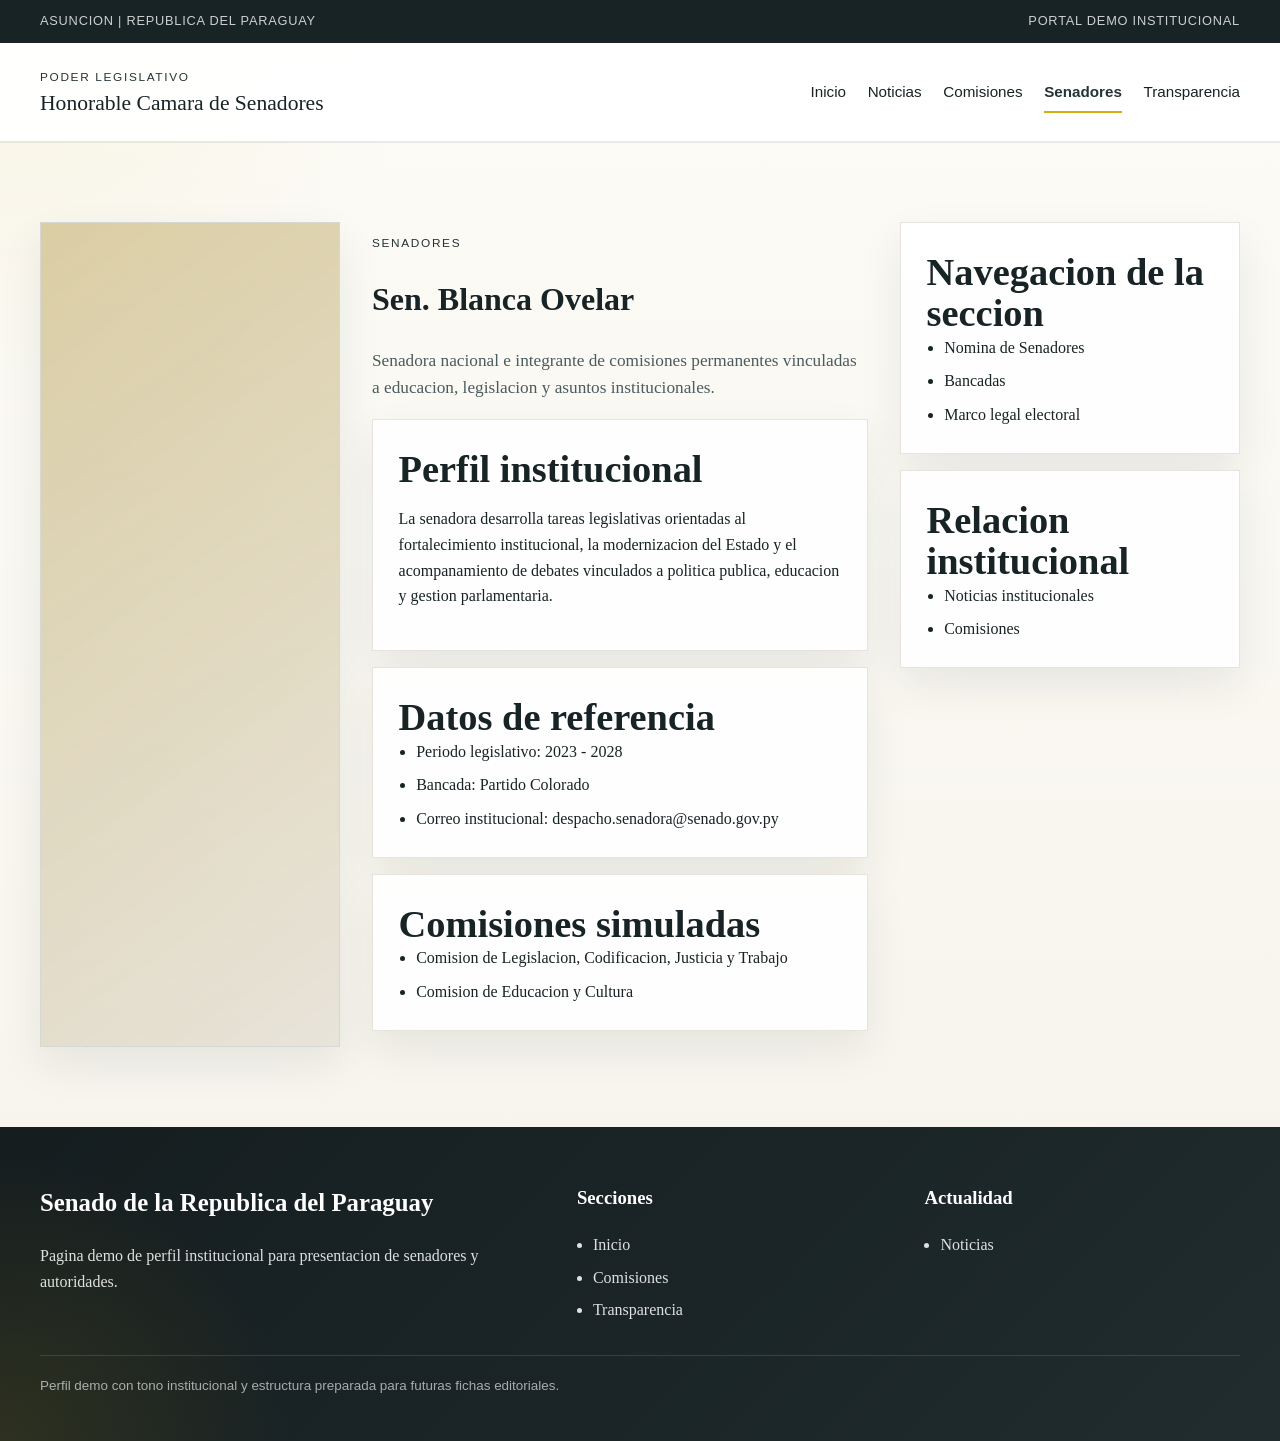
<file: senador.html>
<!DOCTYPE html>
<html lang="es">
<head>
  <meta charset="UTF-8">
  <meta name="viewport" content="width=device-width, initial-scale=1.0">
  <title>Senador | Honorable Camara de Senadores</title>
  <link rel="stylesheet" href="styles.css">
</head>
<body>
  <div class="topbar">
    <div class="container topbar__inner">
      <span>Asuncion | Republica del Paraguay</span>
      <span>Portal demo institucional</span>
    </div>
  </div>

  <header class="site-header">
    <div class="container site-header__inner">
      <a class="brand" href="index.html">
        <span class="brand__eyebrow">Poder Legislativo</span>
        <span class="brand__title">Honorable Camara de Senadores</span>
      </a>
      <nav class="site-nav" aria-label="Principal">
        <a href="index.html">Inicio</a>
        <a href="noticias.html">Noticias</a>
        <a href="comision.html">Comisiones</a>
        <a href="senador.html" class="is-active">Senadores</a>
        <a href="transparencia.html">Transparencia</a>
      </nav>
    </div>
  </header>

  <main class="page-main">
    <div class="container article__container">
      <div class="article__main">
        <div class="profile">
          <div class="profile__photo"></div>
          <div class="profile__content">
            <p class="section-kicker">Senadores</p>
            <h1>Sen. Blanca Ovelar</h1>
            <p class="article__lead">Senadora nacional e integrante de comisiones permanentes vinculadas a educacion, legislacion y asuntos institucionales.</p>

            <div class="detail-block">
              <h2>Perfil institucional</h2>
              <p>La senadora desarrolla tareas legislativas orientadas al fortalecimiento institucional, la modernizacion del Estado y el acompanamiento de debates vinculados a politica publica, educacion y gestion parlamentaria.</p>
            </div>

            <div class="detail-block">
              <h2>Datos de referencia</h2>
              <ul class="plain-list">
                <li>Periodo legislativo: 2023 - 2028</li>
                <li>Bancada: Partido Colorado</li>
                <li>Correo institucional: despacho.senadora@senado.gov.py</li>
              </ul>
            </div>

            <div class="detail-block">
              <h2>Comisiones simuladas</h2>
              <ul class="plain-list">
                <li><a href="comision.html">Comision de Legislacion, Codificacion, Justicia y Trabajo</a></li>
                <li><a href="comision.html">Comision de Educacion y Cultura</a></li>
              </ul>
            </div>
          </div>
        </div>
      </div>

      <aside class="article__aside">
        <div class="side-card">
          <h2>Navegacion de la seccion</h2>
          <ul>
            <li><a href="senador.html">Nomina de Senadores</a></li>
            <li><a href="senador.html">Bancadas</a></li>
            <li><a href="senador.html">Marco legal electoral</a></li>
          </ul>
        </div>
        <div class="side-card">
          <h2>Relacion institucional</h2>
          <ul>
            <li><a href="noticias.html">Noticias institucionales</a></li>
            <li><a href="comision.html">Comisiones</a></li>
          </ul>
        </div>
      </aside>
    </div>
  </main>

  <footer class="site-footer">
    <div class="container footer-grid">
      <div>
        <h2>Senado de la Republica del Paraguay</h2>
        <p>Pagina demo de perfil institucional para presentacion de senadores y autoridades.</p>
      </div>
      <div>
        <h3>Secciones</h3>
        <ul>
          <li><a href="index.html">Inicio</a></li>
          <li><a href="comision.html">Comisiones</a></li>
          <li><a href="transparencia.html">Transparencia</a></li>
        </ul>
      </div>
      <div>
        <h3>Actualidad</h3>
        <ul>
          <li><a href="noticias.html">Noticias</a></li>
        </ul>
      </div>
    </div>
    <div class="container footer-note">
      Perfil demo con tono institucional y estructura preparada para futuras fichas editoriales.
    </div>
  </footer>
</body>
</html>
</file>
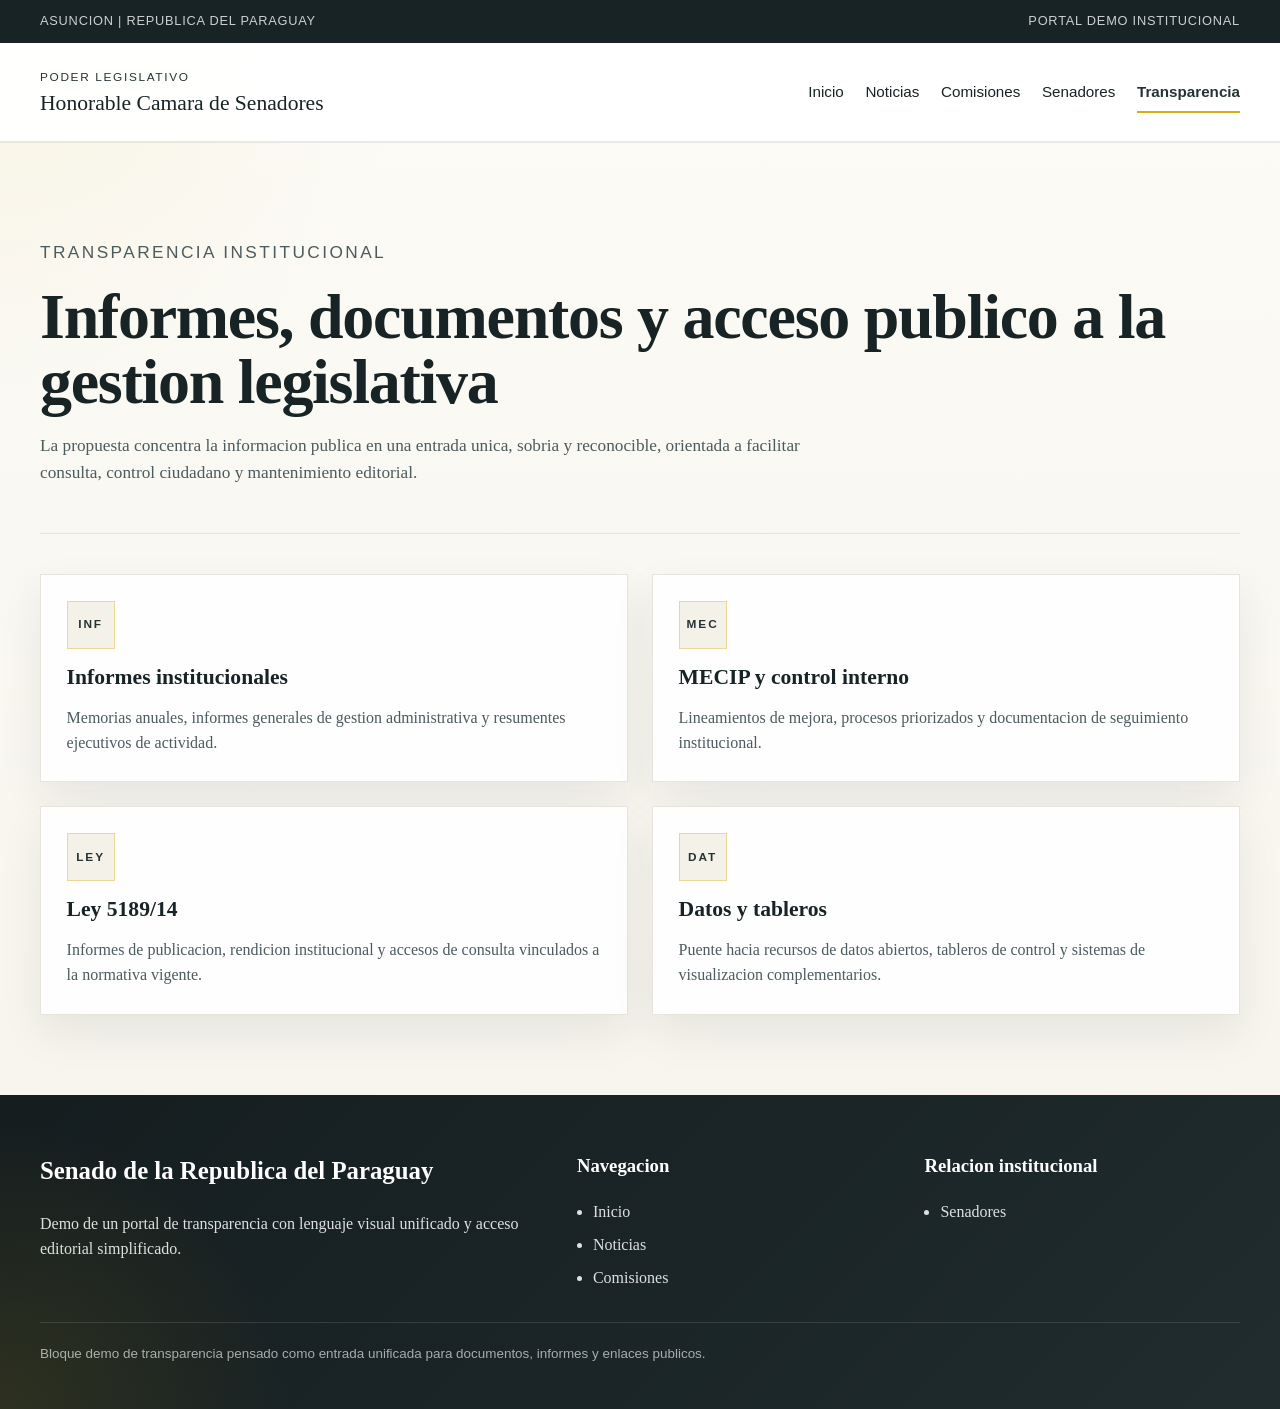
<file: transparencia.html>
<!DOCTYPE html>
<html lang="es">
<head>
  <meta charset="UTF-8">
  <meta name="viewport" content="width=device-width, initial-scale=1.0">
  <title>Transparencia | Honorable Camara de Senadores</title>
  <link rel="stylesheet" href="styles.css">
</head>
<body>
  <div class="topbar">
    <div class="container topbar__inner">
      <span>Asuncion | Republica del Paraguay</span>
      <span>Portal demo institucional</span>
    </div>
  </div>

  <header class="site-header">
    <div class="container site-header__inner">
      <a class="brand" href="index.html">
        <span class="brand__eyebrow">Poder Legislativo</span>
        <span class="brand__title">Honorable Camara de Senadores</span>
      </a>
      <nav class="site-nav" aria-label="Principal">
        <a href="index.html">Inicio</a>
        <a href="noticias.html">Noticias</a>
        <a href="comision.html">Comisiones</a>
        <a href="senador.html">Senadores</a>
        <a href="transparencia.html" class="is-active">Transparencia</a>
      </nav>
    </div>
  </header>

  <main class="page-main">
    <div class="container">
      <div class="page-header">
        <p class="section-kicker">Transparencia institucional</p>
        <h1>Informes, documentos y acceso publico a la gestion legislativa</h1>
        <p>La propuesta concentra la informacion publica en una entrada unica, sobria y reconocible, orientada a facilitar consulta, control ciudadano y mantenimiento editorial.</p>
      </div>

      <div class="hub-grid">
        <section class="hub-card">
          <div class="hub-card__icon">INF</div>
          <h3>Informes institucionales</h3>
          <p>Memorias anuales, informes generales de gestion administrativa y resumentes ejecutivos de actividad.</p>
        </section>
        <section class="hub-card">
          <div class="hub-card__icon">MEC</div>
          <h3>MECIP y control interno</h3>
          <p>Lineamientos de mejora, procesos priorizados y documentacion de seguimiento institucional.</p>
        </section>
        <section class="hub-card">
          <div class="hub-card__icon">LEY</div>
          <h3>Ley 5189/14</h3>
          <p>Informes de publicacion, rendicion institucional y accesos de consulta vinculados a la normativa vigente.</p>
        </section>
        <section class="hub-card">
          <div class="hub-card__icon">DAT</div>
          <h3>Datos y tableros</h3>
          <p>Puente hacia recursos de datos abiertos, tableros de control y sistemas de visualizacion complementarios.</p>
        </section>
      </div>
    </div>
  </main>

  <footer class="site-footer">
    <div class="container footer-grid">
      <div>
        <h2>Senado de la Republica del Paraguay</h2>
        <p>Demo de un portal de transparencia con lenguaje visual unificado y acceso editorial simplificado.</p>
      </div>
      <div>
        <h3>Navegacion</h3>
        <ul>
          <li><a href="index.html">Inicio</a></li>
          <li><a href="noticias.html">Noticias</a></li>
          <li><a href="comision.html">Comisiones</a></li>
        </ul>
      </div>
      <div>
        <h3>Relacion institucional</h3>
        <ul>
          <li><a href="senador.html">Senadores</a></li>
        </ul>
      </div>
    </div>
    <div class="container footer-note">
      Bloque demo de transparencia pensado como entrada unificada para documentos, informes y enlaces publicos.
    </div>
  </footer>
</body>
</html>
</file>
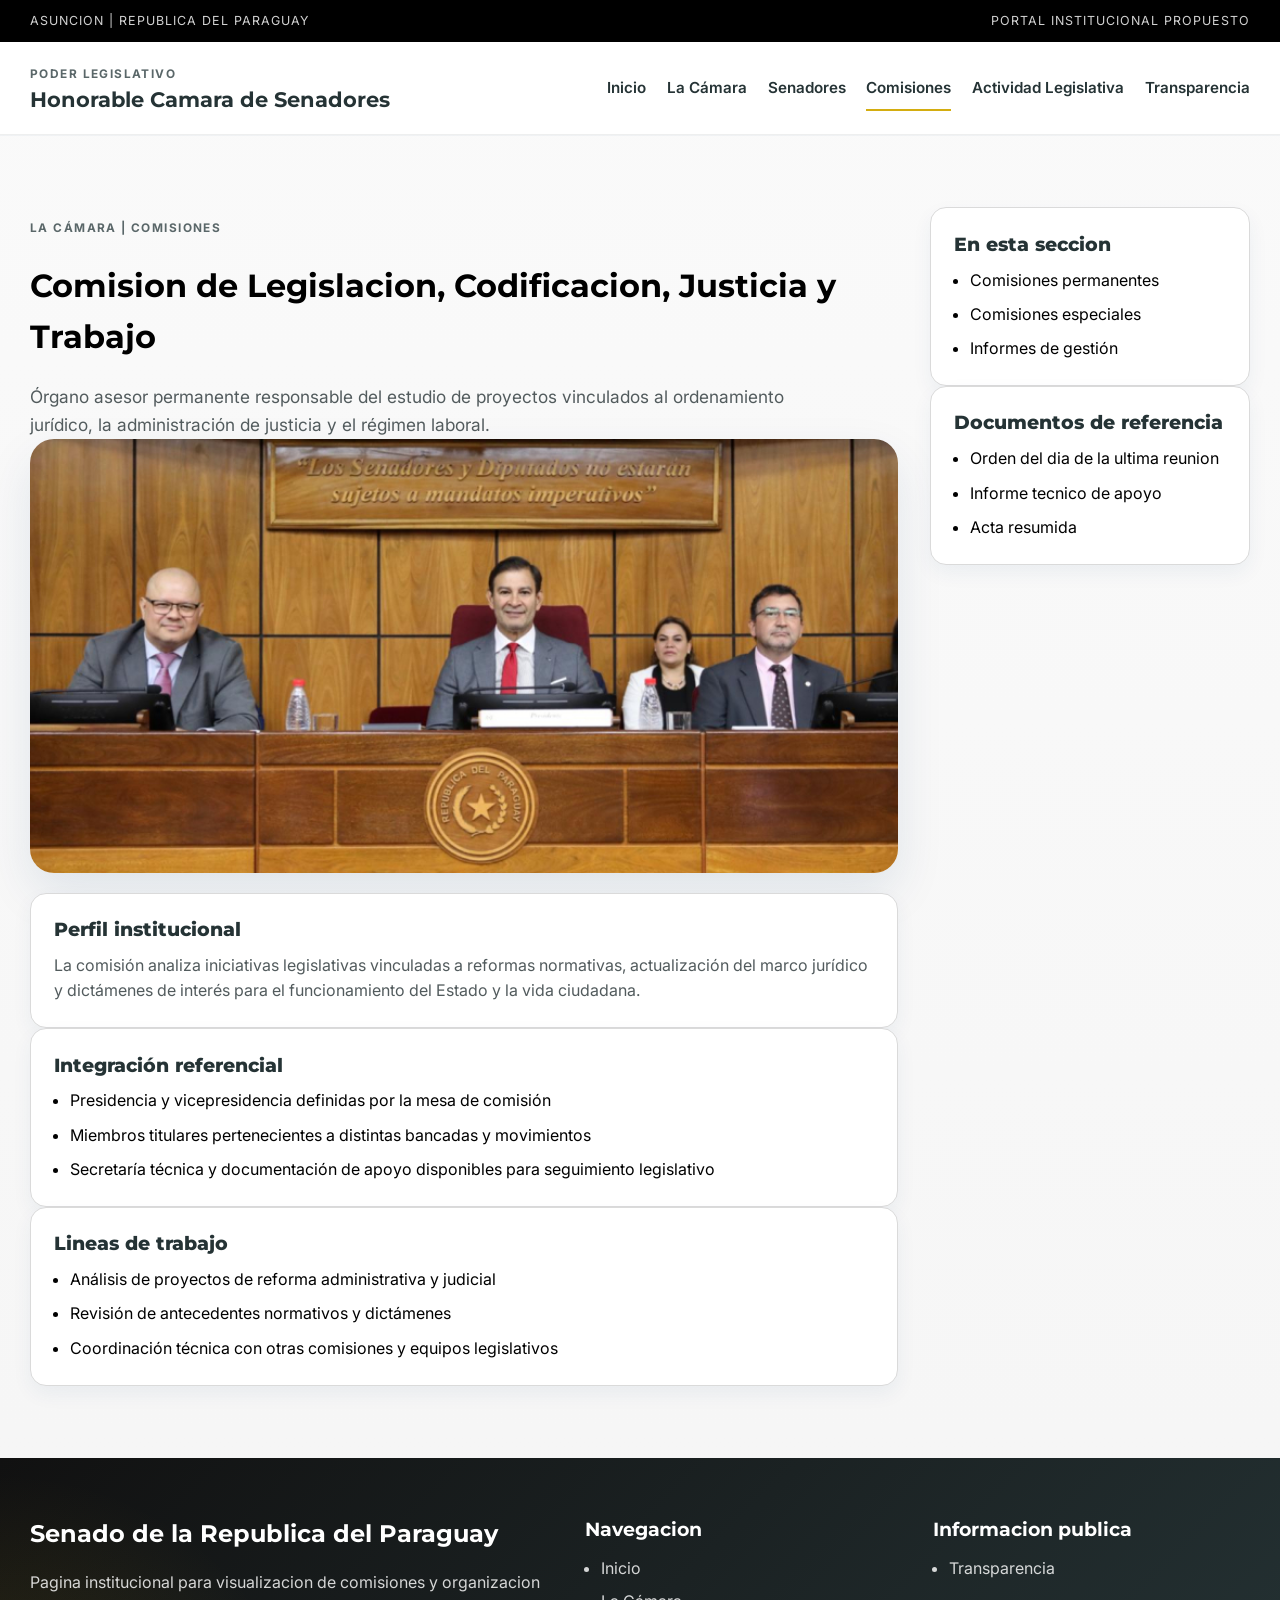
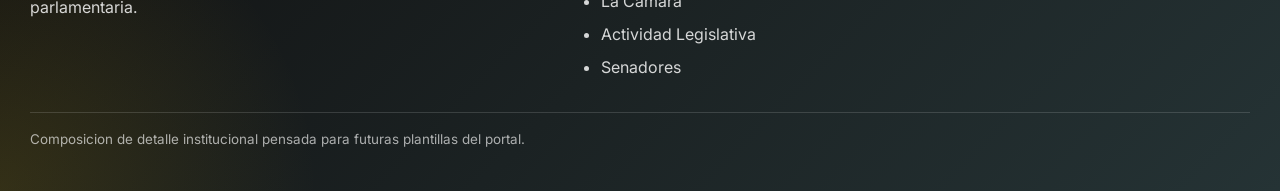
<file: docs/comision.html>
<!DOCTYPE html>
<html lang="es">
<head>
  <meta charset="UTF-8">
  <meta name="viewport" content="width=device-width, initial-scale=1.0">
  <title>Comision | Honorable Camara de Senadores</title>
  <link rel="stylesheet" href="styles.css">
</head>
<body>
  <div class="topbar">
    <div class="container topbar__inner">
      <span>Asuncion | Republica del Paraguay</span>
      <span>Portal institucional propuesto</span>
    </div>
  </div>

  <header class="site-header">
    <div class="container site-header__inner">
      <a class="brand" href="index.html">
        <span class="brand__eyebrow">Poder Legislativo</span>
        <span class="brand__title">Honorable Camara de Senadores</span>
      </a>
      <nav class="site-nav" aria-label="Principal">
        <a href="index.html">Inicio</a>
        <a href="index.html#la-camara">La Cámara</a>
        <a href="senadores.html">Senadores</a>
        <a href="comision.html" class="is-active">Comisiones</a>
        <a href="noticias.html">Actividad Legislativa</a>
        <a href="transparencia.html">Transparencia</a>
      </nav>
    </div>
  </header>

  <main class="page-main">
    <div class="container article__container">
      <div class="article__main">
        <p class="section-kicker">La Cámara | Comisiones</p>
        <h1>Comision de Legislacion, Codificacion, Justicia y Trabajo</h1>
        <p class="article__lead">Órgano asesor permanente responsable del estudio de proyectos vinculados al ordenamiento jurídico, la administración de justicia y el régimen laboral.</p>

        <div class="detail-hero">
          <img src="assets/img/noticia-hacienda.jpeg" alt="Reunion de trabajo de la Comision de Hacienda">
        </div>

        <div class="detail-block">
          <h2>Perfil institucional</h2>
          <p>La comisión analiza iniciativas legislativas vinculadas a reformas normativas, actualización del marco jurídico y dictámenes de interés para el funcionamiento del Estado y la vida ciudadana.</p>
        </div>

        <div class="detail-block">
          <h2>Integración referencial</h2>
          <ul class="plain-list">
            <li>Presidencia y vicepresidencia definidas por la mesa de comisión</li>
            <li>Miembros titulares pertenecientes a distintas bancadas y movimientos</li>
            <li>Secretaría técnica y documentación de apoyo disponibles para seguimiento legislativo</li>
          </ul>
        </div>

        <div class="detail-block">
          <h2>Lineas de trabajo</h2>
          <ul class="plain-list">
            <li>Análisis de proyectos de reforma administrativa y judicial</li>
            <li>Revisión de antecedentes normativos y dictámenes</li>
            <li>Coordinación técnica con otras comisiones y equipos legislativos</li>
          </ul>
        </div>
      </div>

      <aside class="article__aside">
        <div class="side-card">
          <h2>En esta seccion</h2>
          <ul>
            <li><a href="comision.html">Comisiones permanentes</a></li>
            <li><a href="comision.html">Comisiones especiales</a></li>
            <li><a href="comision.html">Informes de gestión</a></li>
          </ul>
        </div>
        <div class="side-card">
          <h2>Documentos de referencia</h2>
          <ul>
            <li><a href="transparencia.html">Orden del dia de la ultima reunion</a></li>
            <li><a href="transparencia.html">Informe tecnico de apoyo</a></li>
            <li><a href="transparencia.html">Acta resumida</a></li>
          </ul>
        </div>
      </aside>
    </div>
  </main>

  <footer class="site-footer">
    <div class="container footer-grid">
      <div>
        <h2>Senado de la Republica del Paraguay</h2>
        <p>Pagina institucional para visualizacion de comisiones y organizacion parlamentaria.</p>
      </div>
      <div>
        <h3>Navegacion</h3>
        <ul>
          <li><a href="index.html">Inicio</a></li>
          <li><a href="index.html#la-camara">La Cámara</a></li>
          <li><a href="noticias.html">Actividad Legislativa</a></li>
          <li><a href="senadores.html">Senadores</a></li>
        </ul>
      </div>
      <div>
        <h3>Informacion publica</h3>
        <ul>
          <li><a href="transparencia.html">Transparencia</a></li>
        </ul>
      </div>
    </div>
    <div class="container footer-note">
      Composicion de detalle institucional pensada para futuras plantillas del portal.
    </div>
  </footer>
</body>
</html>
</file>
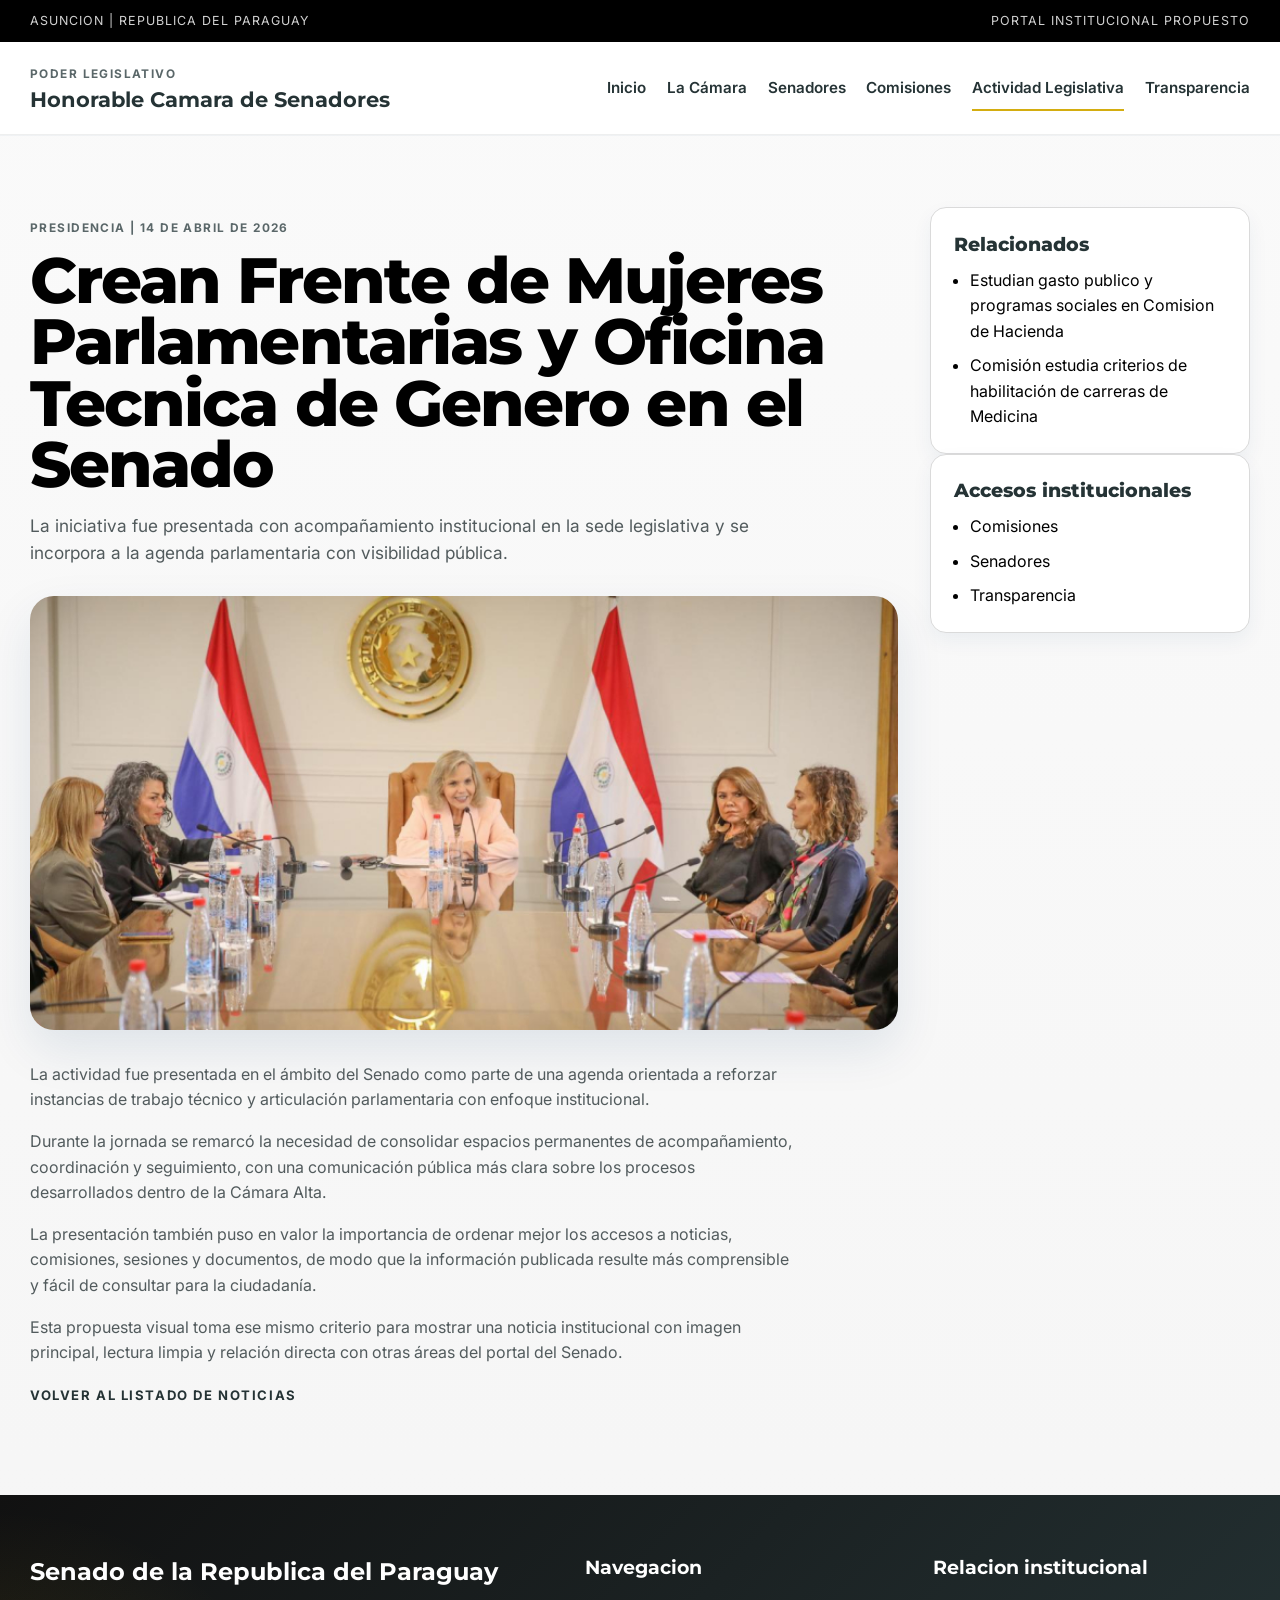
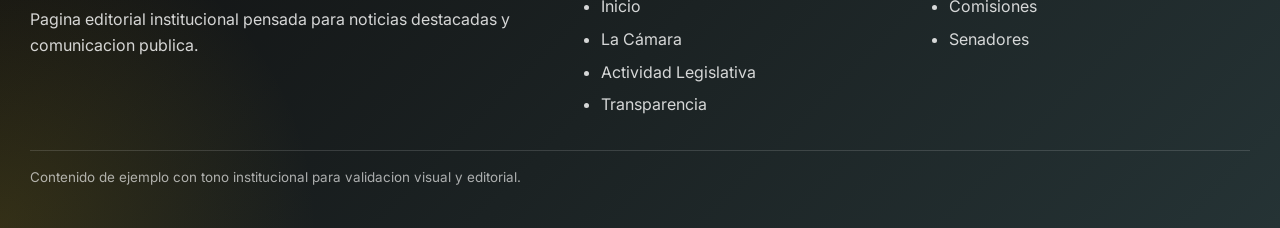
<file: docs/noticia.html>
<!DOCTYPE html>
<html lang="es">
<head>
  <meta charset="UTF-8">
  <meta name="viewport" content="width=device-width, initial-scale=1.0">
  <title>Noticia | Honorable Camara de Senadores</title>
  <link rel="stylesheet" href="styles.css">
</head>
<body>
  <div class="topbar">
    <div class="container topbar__inner">
      <span>Asuncion | Republica del Paraguay</span>
      <span>Portal institucional propuesto</span>
    </div>
  </div>

  <header class="site-header">
    <div class="container site-header__inner">
      <a class="brand" href="index.html">
        <span class="brand__eyebrow">Poder Legislativo</span>
        <span class="brand__title">Honorable Camara de Senadores</span>
      </a>
      <nav class="site-nav" aria-label="Principal">
        <a href="index.html">Inicio</a>
        <a href="index.html#la-camara">La Cámara</a>
        <a href="senadores.html">Senadores</a>
        <a href="comision.html">Comisiones</a>
        <a href="noticias.html" class="is-active">Actividad Legislativa</a>
        <a href="transparencia.html">Transparencia</a>
      </nav>
    </div>
  </header>

  <main class="page-main">
    <article class="article">
      <div class="container article__container">
        <div class="article__main">
          <p class="section-kicker">Presidencia | 14 de abril de 2026</p>
          <h1>Crean Frente de Mujeres Parlamentarias y Oficina Tecnica de Genero en el Senado</h1>
          <p class="article__lead">La iniciativa fue presentada con acompañamiento institucional en la sede legislativa y se incorpora a la agenda parlamentaria con visibilidad pública.</p>

          <div class="article__image">
            <img src="assets/img/noticia-genero.jpeg" alt="Creacion del Frente de Mujeres Parlamentarias en el Senado">
          </div>

          <div class="article__content">
            <p>La actividad fue presentada en el ámbito del Senado como parte de una agenda orientada a reforzar instancias de trabajo técnico y articulación parlamentaria con enfoque institucional.</p>
            <p>Durante la jornada se remarcó la necesidad de consolidar espacios permanentes de acompañamiento, coordinación y seguimiento, con una comunicación pública más clara sobre los procesos desarrollados dentro de la Cámara Alta.</p>
            <p>La presentación también puso en valor la importancia de ordenar mejor los accesos a noticias, comisiones, sesiones y documentos, de modo que la información publicada resulte más comprensible y fácil de consultar para la ciudadanía.</p>
            <p>Esta propuesta visual toma ese mismo criterio para mostrar una noticia institucional con imagen principal, lectura limpia y relación directa con otras áreas del portal del Senado.</p>
          </div>

          <p><a class="section-link" href="noticias.html">Volver al listado de noticias</a></p>
        </div>

        <aside class="article__aside">
          <div class="side-card">
            <h2>Relacionados</h2>
            <ul>
              <li><a href="noticia.html">Estudian gasto publico y programas sociales en Comision de Hacienda</a></li>
              <li><a href="noticia.html">Comisión estudia criterios de habilitación de carreras de Medicina</a></li>
            </ul>
          </div>
          <div class="side-card">
            <h2>Accesos institucionales</h2>
            <ul>
              <li><a href="comision.html">Comisiones</a></li>
              <li><a href="senadores.html">Senadores</a></li>
              <li><a href="transparencia.html">Transparencia</a></li>
            </ul>
          </div>
        </aside>
      </div>
    </article>
  </main>

  <footer class="site-footer">
    <div class="container footer-grid">
      <div>
        <h2>Senado de la Republica del Paraguay</h2>
        <p>Pagina editorial institucional pensada para noticias destacadas y comunicacion publica.</p>
      </div>
      <div>
        <h3>Navegacion</h3>
        <ul>
          <li><a href="index.html">Inicio</a></li>
          <li><a href="index.html#la-camara">La Cámara</a></li>
          <li><a href="noticias.html">Actividad Legislativa</a></li>
          <li><a href="transparencia.html">Transparencia</a></li>
        </ul>
      </div>
      <div>
        <h3>Relacion institucional</h3>
        <ul>
          <li><a href="comision.html">Comisiones</a></li>
          <li><a href="senadores.html">Senadores</a></li>
        </ul>
      </div>
    </div>
    <div class="container footer-note">
      Contenido de ejemplo con tono institucional para validacion visual y editorial.
    </div>
  </footer>
</body>
</html>
</file>
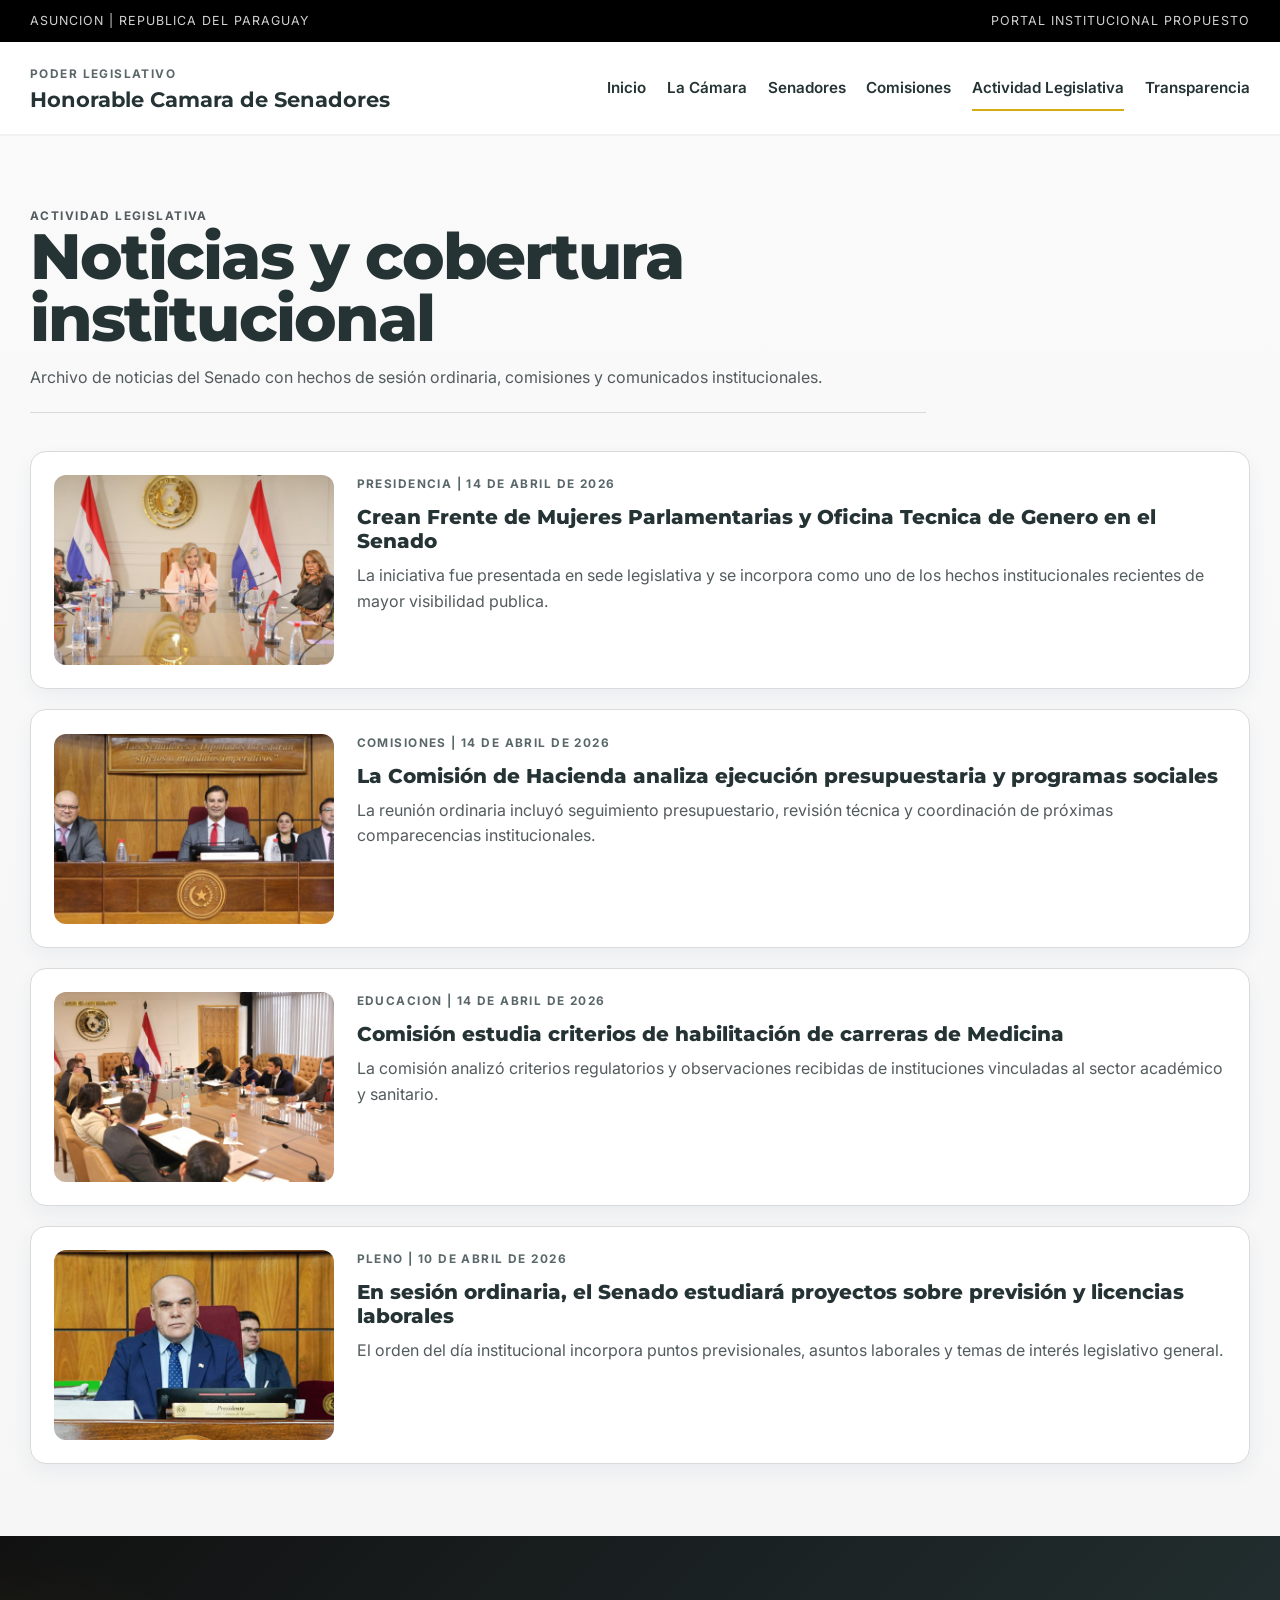
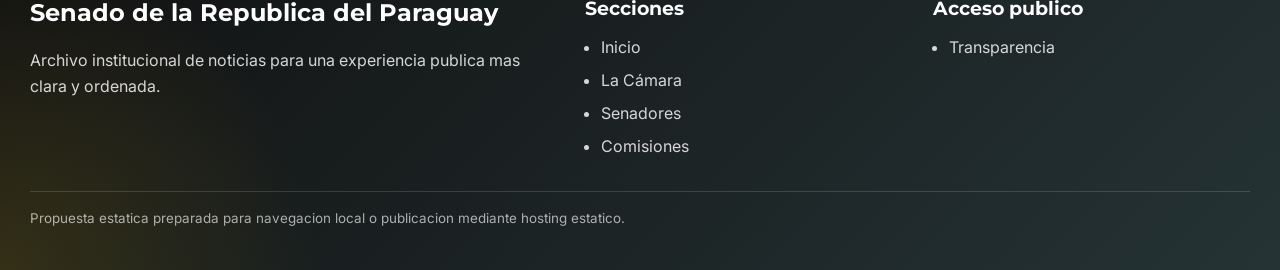
<file: docs/noticias.html>
<!DOCTYPE html>
<html lang="es">
<head>
  <meta charset="UTF-8">
  <meta name="viewport" content="width=device-width, initial-scale=1.0">
  <title>Noticias | Honorable Camara de Senadores</title>
  <link rel="stylesheet" href="styles.css">
</head>
<body>
  <div class="topbar">
    <div class="container topbar__inner">
      <span>Asuncion | Republica del Paraguay</span>
      <span>Portal institucional propuesto</span>
    </div>
  </div>

  <header class="site-header">
    <div class="container site-header__inner">
      <a class="brand" href="index.html">
        <span class="brand__eyebrow">Poder Legislativo</span>
        <span class="brand__title">Honorable Camara de Senadores</span>
      </a>
      <nav class="site-nav" aria-label="Principal">
        <a href="index.html">Inicio</a>
        <a href="index.html#la-camara">La Cámara</a>
        <a href="senadores.html">Senadores</a>
        <a href="comision.html">Comisiones</a>
        <a href="noticias.html" class="is-active">Actividad Legislativa</a>
        <a href="transparencia.html">Transparencia</a>
      </nav>
    </div>
  </header>

  <main class="page-main">
    <div class="container">
      <div class="page-header">
        <p class="section-kicker">Actividad Legislativa</p>
        <h1>Noticias y cobertura institucional</h1>
        <p>Archivo de noticias del Senado con hechos de sesión ordinaria, comisiones y comunicados institucionales.</p>
      </div>

      <div class="news-list">
        <a class="news-row" href="noticia.html">
          <div class="news-row__image">
            <img src="assets/img/noticia-genero.jpeg" alt="Presentacion institucional en el Senado">
          </div>
          <div>
            <div class="news-row__meta">Presidencia | 14 de abril de 2026</div>
            <h2>Crean Frente de Mujeres Parlamentarias y Oficina Tecnica de Genero en el Senado</h2>
            <p>La iniciativa fue presentada en sede legislativa y se incorpora como uno de los hechos institucionales recientes de mayor visibilidad publica.</p>
          </div>
        </a>
        <a class="news-row" href="noticia.html">
          <div class="news-row__image">
            <img src="assets/img/noticia-hacienda.jpeg" alt="Comision de Hacienda en reunion">
          </div>
          <div>
            <div class="news-row__meta">Comisiones | 14 de abril de 2026</div>
            <h2>La Comisión de Hacienda analiza ejecución presupuestaria y programas sociales</h2>
            <p>La reunión ordinaria incluyó seguimiento presupuestario, revisión técnica y coordinación de próximas comparecencias institucionales.</p>
          </div>
        </a>
        <a class="news-row" href="noticia.html">
          <div class="news-row__image">
            <img src="assets/img/noticia-educacion.jpeg" alt="Sesion de comision sobre educacion">
          </div>
          <div>
            <div class="news-row__meta">Educacion | 14 de abril de 2026</div>
            <h2>Comisión estudia criterios de habilitación de carreras de Medicina</h2>
            <p>La comisión analizó criterios regulatorios y observaciones recibidas de instituciones vinculadas al sector académico y sanitario.</p>
          </div>
        </a>
        <a class="news-row" href="noticia.html">
          <div class="news-row__image">
            <img src="assets/img/sesion-ordinaria.png" alt="Actividad parlamentaria en sesion ordinaria">
          </div>
          <div>
            <div class="news-row__meta">Pleno | 10 de abril de 2026</div>
            <h2>En sesión ordinaria, el Senado estudiará proyectos sobre previsión y licencias laborales</h2>
            <p>El orden del día institucional incorpora puntos previsionales, asuntos laborales y temas de interés legislativo general.</p>
          </div>
        </a>
      </div>
    </div>
  </main>

  <footer class="site-footer">
    <div class="container footer-grid">
      <div>
        <h2>Senado de la Republica del Paraguay</h2>
        <p>Archivo institucional de noticias para una experiencia publica mas clara y ordenada.</p>
      </div>
      <div>
        <h3>Secciones</h3>
        <ul>
          <li><a href="index.html">Inicio</a></li>
          <li><a href="index.html#la-camara">La Cámara</a></li>
          <li><a href="senadores.html">Senadores</a></li>
          <li><a href="comision.html">Comisiones</a></li>
        </ul>
      </div>
      <div>
        <h3>Acceso publico</h3>
        <ul>
          <li><a href="transparencia.html">Transparencia</a></li>
        </ul>
      </div>
    </div>
    <div class="container footer-note">
      Propuesta estatica preparada para navegacion local o publicacion mediante hosting estatico.
    </div>
  </footer>
</body>
</html>
</file>
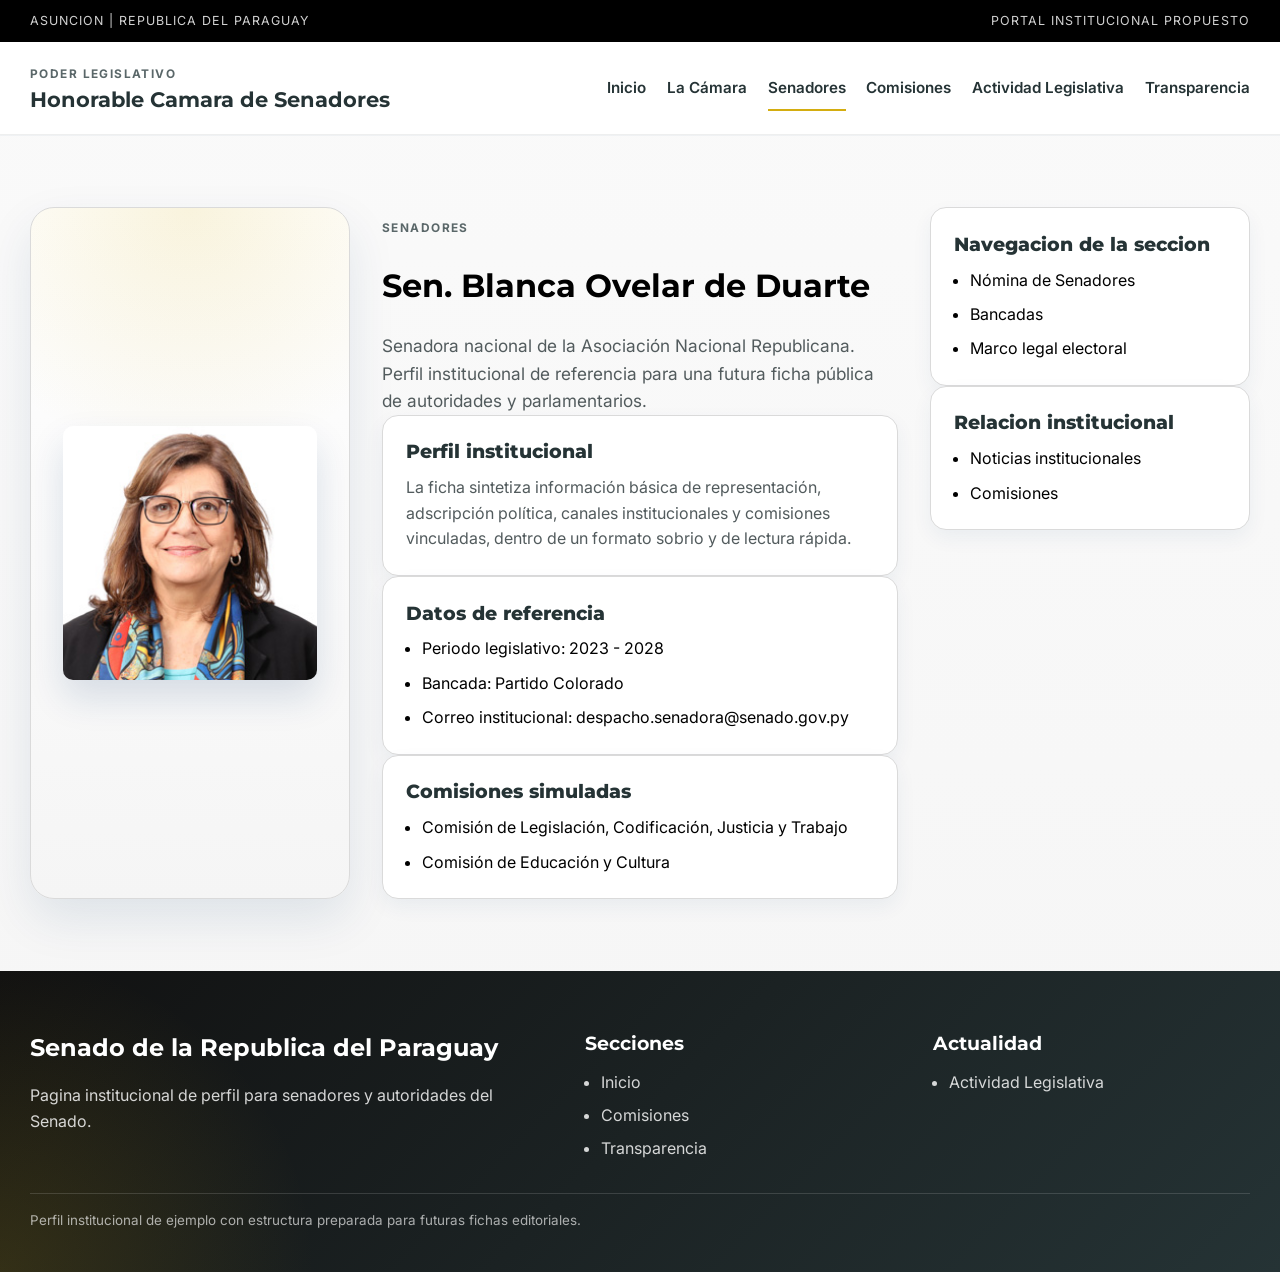
<file: docs/senador.html>
<!DOCTYPE html>
<html lang="es">
<head>
  <meta charset="UTF-8">
  <meta name="viewport" content="width=device-width, initial-scale=1.0">
  <title>Senador | Honorable Camara de Senadores</title>
  <link rel="stylesheet" href="styles.css">
</head>
<body>
  <div class="topbar">
    <div class="container topbar__inner">
      <span>Asuncion | Republica del Paraguay</span>
      <span>Portal institucional propuesto</span>
    </div>
  </div>

  <header class="site-header">
    <div class="container site-header__inner">
      <a class="brand" href="index.html">
        <span class="brand__eyebrow">Poder Legislativo</span>
        <span class="brand__title">Honorable Camara de Senadores</span>
      </a>
      <nav class="site-nav" aria-label="Principal">
        <a href="index.html">Inicio</a>
        <a href="index.html#la-camara">La Cámara</a>
        <a href="senadores.html" class="is-active">Senadores</a>
        <a href="comision.html">Comisiones</a>
        <a href="noticias.html">Actividad Legislativa</a>
        <a href="transparencia.html">Transparencia</a>
      </nav>
    </div>
  </header>

  <main class="page-main">
    <div class="container article__container">
      <div class="article__main">
        <div class="profile">
          <div class="profile__photo">
            <img src="assets/img/senadora-blanca-ovelar.jpg" alt="Retrato de la senadora Blanca Ovelar">
          </div>
          <div class="profile__content">
            <p class="section-kicker">Senadores</p>
            <h1>Sen. Blanca Ovelar de Duarte</h1>
            <p class="article__lead">Senadora nacional de la Asociación Nacional Republicana. Perfil institucional de referencia para una futura ficha pública de autoridades y parlamentarios.</p>

            <div class="detail-block">
              <h2>Perfil institucional</h2>
              <p>La ficha sintetiza información básica de representación, adscripción política, canales institucionales y comisiones vinculadas, dentro de un formato sobrio y de lectura rápida.</p>
            </div>

            <div class="detail-block">
              <h2>Datos de referencia</h2>
              <ul class="plain-list">
                <li>Periodo legislativo: 2023 - 2028</li>
                <li>Bancada: Partido Colorado</li>
                <li>Correo institucional: despacho.senadora@senado.gov.py</li>
              </ul>
            </div>

            <div class="detail-block">
              <h2>Comisiones simuladas</h2>
              <ul class="plain-list">
                <li><a href="comision.html">Comisión de Legislación, Codificación, Justicia y Trabajo</a></li>
                <li><a href="comision.html">Comisión de Educación y Cultura</a></li>
              </ul>
            </div>
          </div>
        </div>
      </div>

      <aside class="article__aside">
        <div class="side-card">
          <h2>Navegacion de la seccion</h2>
          <ul>
            <li><a href="senadores.html">Nómina de Senadores</a></li>
            <li><a href="senador.html">Bancadas</a></li>
            <li><a href="senador.html">Marco legal electoral</a></li>
          </ul>
        </div>
        <div class="side-card">
          <h2>Relacion institucional</h2>
          <ul>
            <li><a href="noticias.html">Noticias institucionales</a></li>
            <li><a href="comision.html">Comisiones</a></li>
          </ul>
        </div>
      </aside>
    </div>
  </main>

  <footer class="site-footer">
    <div class="container footer-grid">
      <div>
        <h2>Senado de la Republica del Paraguay</h2>
        <p>Pagina institucional de perfil para senadores y autoridades del Senado.</p>
      </div>
      <div>
        <h3>Secciones</h3>
        <ul>
          <li><a href="index.html">Inicio</a></li>
          <li><a href="comision.html">Comisiones</a></li>
          <li><a href="transparencia.html">Transparencia</a></li>
        </ul>
      </div>
      <div>
        <h3>Actualidad</h3>
        <ul>
          <li><a href="noticias.html">Actividad Legislativa</a></li>
        </ul>
      </div>
    </div>
    <div class="container footer-note">
      Perfil institucional de ejemplo con estructura preparada para futuras fichas editoriales.
    </div>
  </footer>
</body>
</html>
</file>
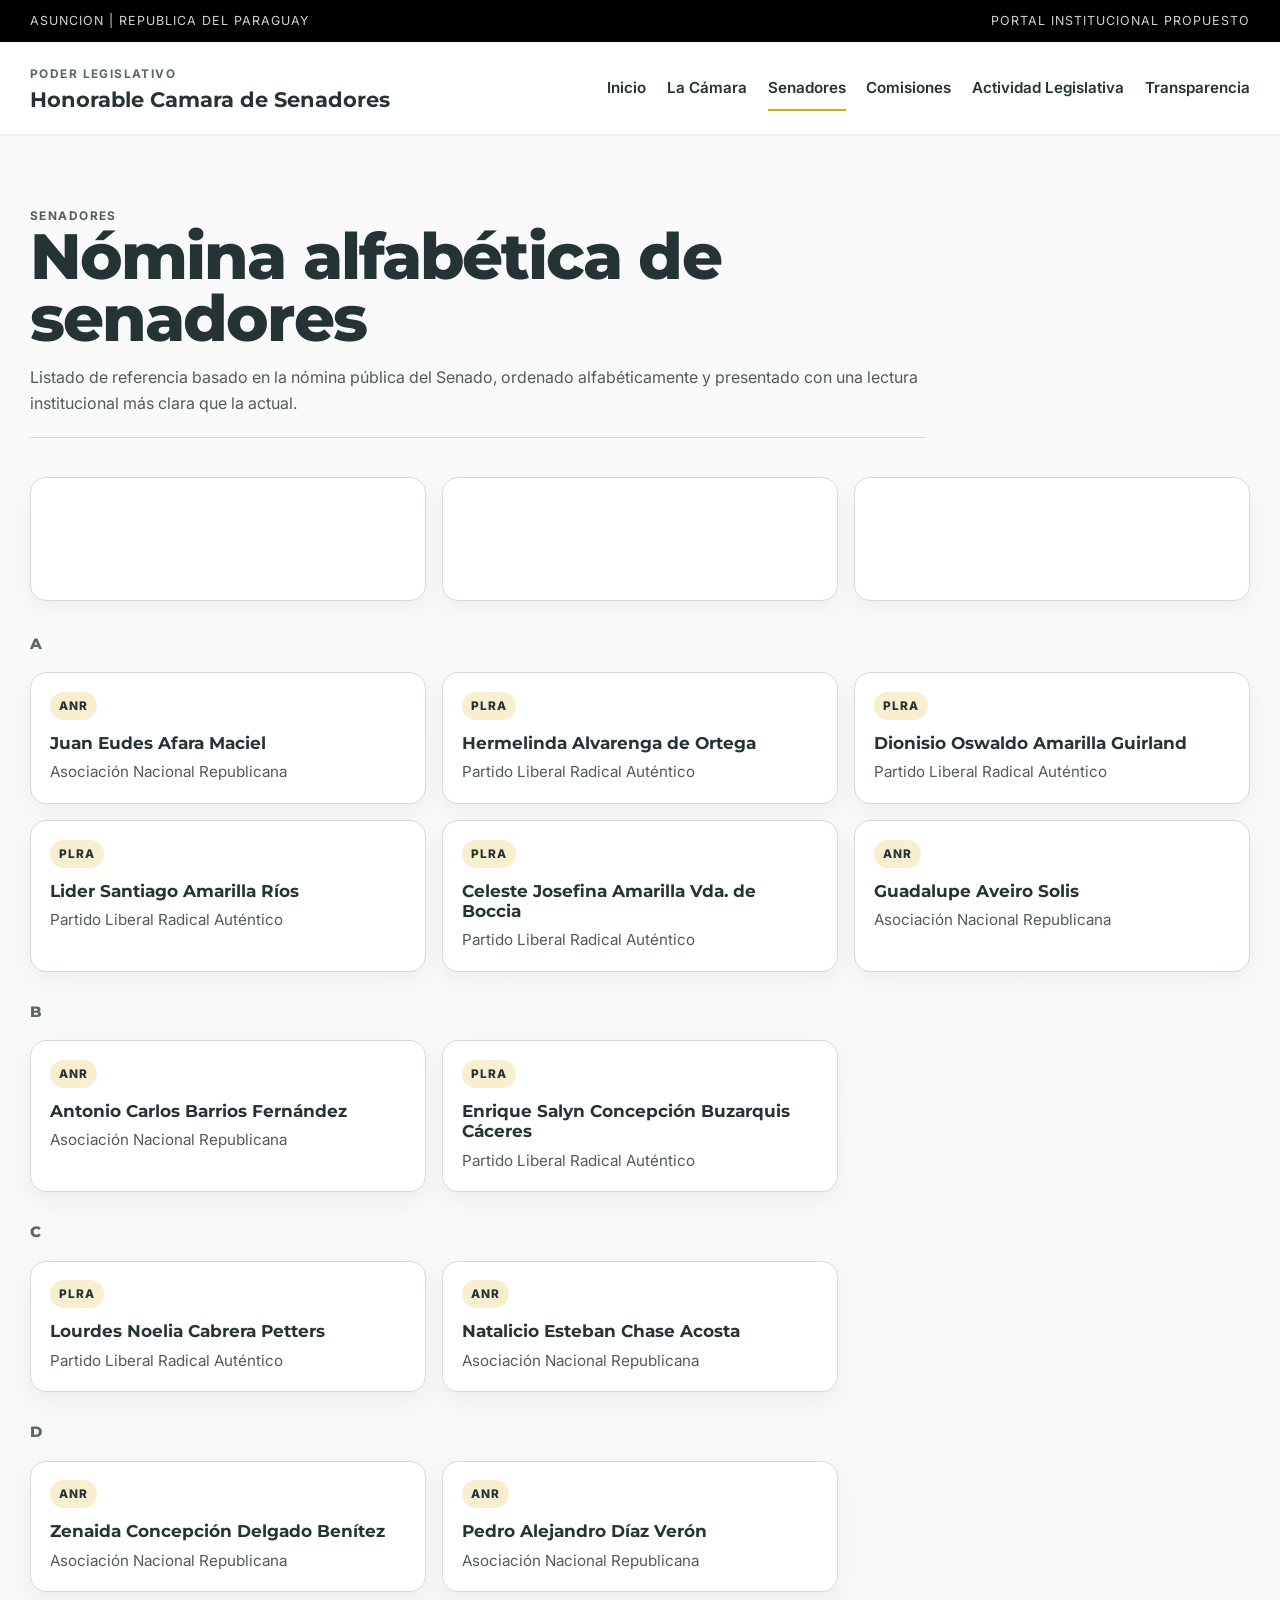
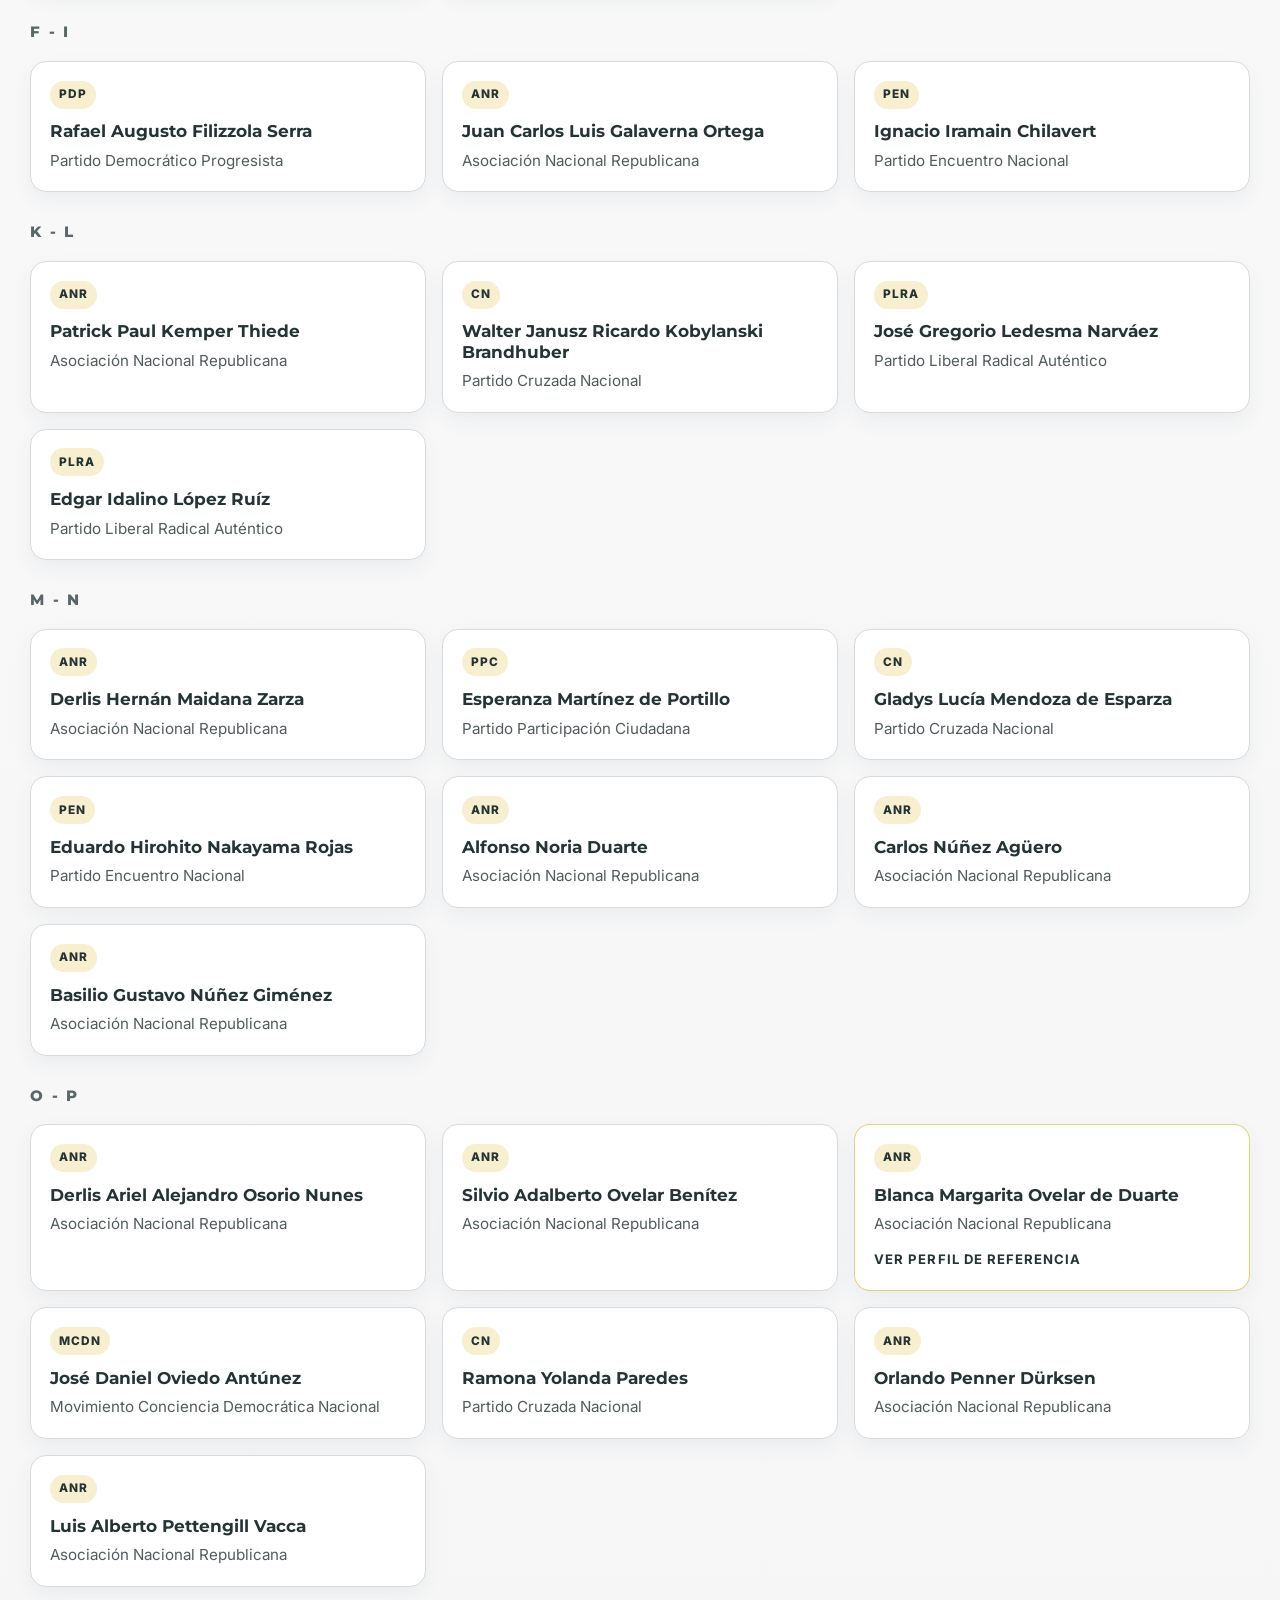
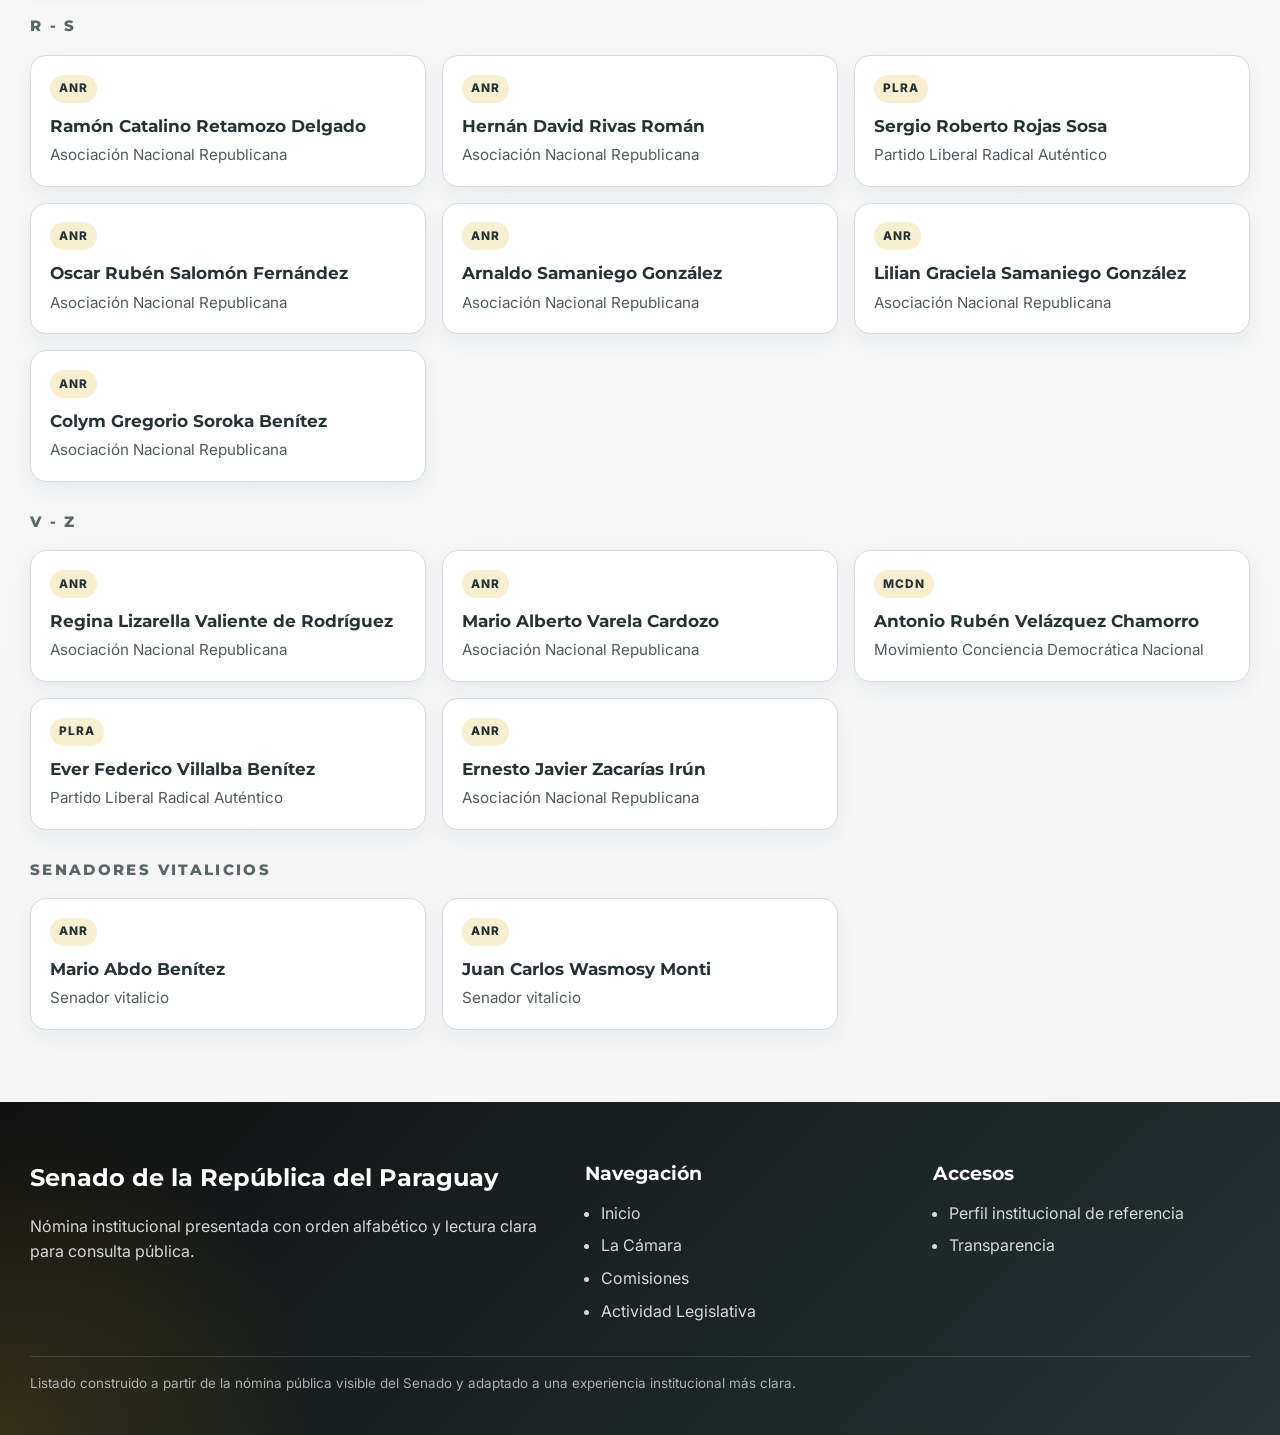
<file: docs/senadores.html>
<!DOCTYPE html>
<html lang="es">
<head>
  <meta charset="UTF-8">
  <meta name="viewport" content="width=device-width, initial-scale=1.0">
  <title>Senadores | Honorable Camara de Senadores</title>
  <link rel="stylesheet" href="styles.css">
</head>
<body>
  <div class="topbar">
    <div class="container topbar__inner">
      <span>Asuncion | Republica del Paraguay</span>
      <span>Portal institucional propuesto</span>
    </div>
  </div>

  <header class="site-header">
    <div class="container site-header__inner">
      <a class="brand" href="index.html">
        <span class="brand__eyebrow">Poder Legislativo</span>
        <span class="brand__title">Honorable Camara de Senadores</span>
      </a>
      <nav class="site-nav" aria-label="Principal">
        <a href="index.html">Inicio</a>
        <a href="index.html#la-camara">La Cámara</a>
        <a href="senadores.html" class="is-active">Senadores</a>
        <a href="comision.html">Comisiones</a>
        <a href="noticias.html">Actividad Legislativa</a>
        <a href="transparencia.html">Transparencia</a>
      </nav>
    </div>
  </header>

  <main class="page-main">
    <div class="container">
      <div class="page-header">
        <p class="section-kicker">Senadores</p>
        <h1>Nómina alfabética de senadores</h1>
        <p>Listado de referencia basado en la nómina pública del Senado, ordenado alfabéticamente y presentado con una lectura institucional más clara que la actual.</p>
      </div>

      <div class="senators-overview">
        <article class="metric">
          <span class="metric__label">Senadores activos</span>
          <strong>45</strong>
          <span>en ejercicio</span>
        </article>
        <article class="metric">
          <span class="metric__label">Senadores vitalicios</span>
          <strong>2</strong>
          <span>incluidos al final</span>
        </article>
        <article class="metric">
          <span class="metric__label">Espacios representados</span>
          <strong>7</strong>
          <span>partidos y movimientos</span>
        </article>
      </div>

      <div class="directory">
        <section class="letter-group">
          <h2 class="letter-group__title">A</h2>
          <div class="senator-grid">
            <article class="senator-card"><span class="senator-card__party">ANR</span><h3>Juan Eudes Afara Maciel</h3><p>Asociación Nacional Republicana</p></article>
            <article class="senator-card"><span class="senator-card__party">PLRA</span><h3>Hermelinda Alvarenga de Ortega</h3><p>Partido Liberal Radical Auténtico</p></article>
            <article class="senator-card"><span class="senator-card__party">PLRA</span><h3>Dionisio Oswaldo Amarilla Guirland</h3><p>Partido Liberal Radical Auténtico</p></article>
            <article class="senator-card"><span class="senator-card__party">PLRA</span><h3>Lider Santiago Amarilla Ríos</h3><p>Partido Liberal Radical Auténtico</p></article>
            <article class="senator-card"><span class="senator-card__party">PLRA</span><h3>Celeste Josefina Amarilla Vda. de Boccia</h3><p>Partido Liberal Radical Auténtico</p></article>
            <article class="senator-card"><span class="senator-card__party">ANR</span><h3>Guadalupe Aveiro Solis</h3><p>Asociación Nacional Republicana</p></article>
          </div>
        </section>

        <section class="letter-group">
          <h2 class="letter-group__title">B</h2>
          <div class="senator-grid">
            <article class="senator-card"><span class="senator-card__party">ANR</span><h3>Antonio Carlos Barrios Fernández</h3><p>Asociación Nacional Republicana</p></article>
            <article class="senator-card"><span class="senator-card__party">PLRA</span><h3>Enrique Salyn Concepción Buzarquis Cáceres</h3><p>Partido Liberal Radical Auténtico</p></article>
          </div>
        </section>

        <section class="letter-group">
          <h2 class="letter-group__title">C</h2>
          <div class="senator-grid">
            <article class="senator-card"><span class="senator-card__party">PLRA</span><h3>Lourdes Noelia Cabrera Petters</h3><p>Partido Liberal Radical Auténtico</p></article>
            <article class="senator-card"><span class="senator-card__party">ANR</span><h3>Natalicio Esteban Chase Acosta</h3><p>Asociación Nacional Republicana</p></article>
          </div>
        </section>

        <section class="letter-group">
          <h2 class="letter-group__title">D</h2>
          <div class="senator-grid">
            <article class="senator-card"><span class="senator-card__party">ANR</span><h3>Zenaida Concepción Delgado Benítez</h3><p>Asociación Nacional Republicana</p></article>
            <article class="senator-card"><span class="senator-card__party">ANR</span><h3>Pedro Alejandro Díaz Verón</h3><p>Asociación Nacional Republicana</p></article>
          </div>
        </section>

        <section class="letter-group">
          <h2 class="letter-group__title">F - I</h2>
          <div class="senator-grid">
            <article class="senator-card"><span class="senator-card__party">PDP</span><h3>Rafael Augusto Filizzola Serra</h3><p>Partido Democrático Progresista</p></article>
            <article class="senator-card"><span class="senator-card__party">ANR</span><h3>Juan Carlos Luis Galaverna Ortega</h3><p>Asociación Nacional Republicana</p></article>
            <article class="senator-card"><span class="senator-card__party">PEN</span><h3>Ignacio Iramain Chilavert</h3><p>Partido Encuentro Nacional</p></article>
          </div>
        </section>

        <section class="letter-group">
          <h2 class="letter-group__title">K - L</h2>
          <div class="senator-grid">
            <article class="senator-card"><span class="senator-card__party">ANR</span><h3>Patrick Paul Kemper Thiede</h3><p>Asociación Nacional Republicana</p></article>
            <article class="senator-card"><span class="senator-card__party">CN</span><h3>Walter Janusz Ricardo Kobylanski Brandhuber</h3><p>Partido Cruzada Nacional</p></article>
            <article class="senator-card"><span class="senator-card__party">PLRA</span><h3>José Gregorio Ledesma Narváez</h3><p>Partido Liberal Radical Auténtico</p></article>
            <article class="senator-card"><span class="senator-card__party">PLRA</span><h3>Edgar Idalino López Ruíz</h3><p>Partido Liberal Radical Auténtico</p></article>
          </div>
        </section>

        <section class="letter-group">
          <h2 class="letter-group__title">M - N</h2>
          <div class="senator-grid">
            <article class="senator-card"><span class="senator-card__party">ANR</span><h3>Derlis Hernán Maidana Zarza</h3><p>Asociación Nacional Republicana</p></article>
            <article class="senator-card"><span class="senator-card__party">PPC</span><h3>Esperanza Martínez de Portillo</h3><p>Partido Participación Ciudadana</p></article>
            <article class="senator-card"><span class="senator-card__party">CN</span><h3>Gladys Lucía Mendoza de Esparza</h3><p>Partido Cruzada Nacional</p></article>
            <article class="senator-card"><span class="senator-card__party">PEN</span><h3>Eduardo Hirohito Nakayama Rojas</h3><p>Partido Encuentro Nacional</p></article>
            <article class="senator-card"><span class="senator-card__party">ANR</span><h3>Alfonso Noria Duarte</h3><p>Asociación Nacional Republicana</p></article>
            <article class="senator-card"><span class="senator-card__party">ANR</span><h3>Carlos Núñez Agüero</h3><p>Asociación Nacional Republicana</p></article>
            <article class="senator-card"><span class="senator-card__party">ANR</span><h3>Basilio Gustavo Núñez Giménez</h3><p>Asociación Nacional Republicana</p></article>
          </div>
        </section>

        <section class="letter-group">
          <h2 class="letter-group__title">O - P</h2>
          <div class="senator-grid">
            <article class="senator-card"><span class="senator-card__party">ANR</span><h3>Derlis Ariel Alejandro Osorio Nunes</h3><p>Asociación Nacional Republicana</p></article>
            <article class="senator-card"><span class="senator-card__party">ANR</span><h3>Silvio Adalberto Ovelar Benítez</h3><p>Asociación Nacional Republicana</p></article>
            <article class="senator-card senator-card--featured">
              <span class="senator-card__party">ANR</span>
              <h3>Blanca Margarita Ovelar de Duarte</h3>
              <p>Asociación Nacional Republicana</p>
              <a class="senator-card__link" href="senador.html">Ver perfil de referencia</a>
            </article>
            <article class="senator-card"><span class="senator-card__party">MCDN</span><h3>José Daniel Oviedo Antúnez</h3><p>Movimiento Conciencia Democrática Nacional</p></article>
            <article class="senator-card"><span class="senator-card__party">CN</span><h3>Ramona Yolanda Paredes</h3><p>Partido Cruzada Nacional</p></article>
            <article class="senator-card"><span class="senator-card__party">ANR</span><h3>Orlando Penner Dürksen</h3><p>Asociación Nacional Republicana</p></article>
            <article class="senator-card"><span class="senator-card__party">ANR</span><h3>Luis Alberto Pettengill Vacca</h3><p>Asociación Nacional Republicana</p></article>
          </div>
        </section>

        <section class="letter-group">
          <h2 class="letter-group__title">R - S</h2>
          <div class="senator-grid">
            <article class="senator-card"><span class="senator-card__party">ANR</span><h3>Ramón Catalino Retamozo Delgado</h3><p>Asociación Nacional Republicana</p></article>
            <article class="senator-card"><span class="senator-card__party">ANR</span><h3>Hernán David Rivas Román</h3><p>Asociación Nacional Republicana</p></article>
            <article class="senator-card"><span class="senator-card__party">PLRA</span><h3>Sergio Roberto Rojas Sosa</h3><p>Partido Liberal Radical Auténtico</p></article>
            <article class="senator-card"><span class="senator-card__party">ANR</span><h3>Oscar Rubén Salomón Fernández</h3><p>Asociación Nacional Republicana</p></article>
            <article class="senator-card"><span class="senator-card__party">ANR</span><h3>Arnaldo Samaniego González</h3><p>Asociación Nacional Republicana</p></article>
            <article class="senator-card"><span class="senator-card__party">ANR</span><h3>Lilian Graciela Samaniego González</h3><p>Asociación Nacional Republicana</p></article>
            <article class="senator-card"><span class="senator-card__party">ANR</span><h3>Colym Gregorio Soroka Benítez</h3><p>Asociación Nacional Republicana</p></article>
          </div>
        </section>

        <section class="letter-group">
          <h2 class="letter-group__title">V - Z</h2>
          <div class="senator-grid">
            <article class="senator-card"><span class="senator-card__party">ANR</span><h3>Regina Lizarella Valiente de Rodríguez</h3><p>Asociación Nacional Republicana</p></article>
            <article class="senator-card"><span class="senator-card__party">ANR</span><h3>Mario Alberto Varela Cardozo</h3><p>Asociación Nacional Republicana</p></article>
            <article class="senator-card"><span class="senator-card__party">MCDN</span><h3>Antonio Rubén Velázquez Chamorro</h3><p>Movimiento Conciencia Democrática Nacional</p></article>
            <article class="senator-card"><span class="senator-card__party">PLRA</span><h3>Ever Federico Villalba Benítez</h3><p>Partido Liberal Radical Auténtico</p></article>
            <article class="senator-card"><span class="senator-card__party">ANR</span><h3>Ernesto Javier Zacarías Irún</h3><p>Asociación Nacional Republicana</p></article>
          </div>
        </section>

        <section class="letter-group">
          <h2 class="letter-group__title">Senadores vitalicios</h2>
          <div class="senator-grid">
            <article class="senator-card"><span class="senator-card__party">ANR</span><h3>Mario Abdo Benítez</h3><p>Senador vitalicio</p></article>
            <article class="senator-card"><span class="senator-card__party">ANR</span><h3>Juan Carlos Wasmosy Monti</h3><p>Senador vitalicio</p></article>
          </div>
        </section>
      </div>
    </div>
  </main>

  <footer class="site-footer">
    <div class="container footer-grid">
      <div>
        <h2>Senado de la República del Paraguay</h2>
        <p>Nómina institucional presentada con orden alfabético y lectura clara para consulta pública.</p>
      </div>
      <div>
        <h3>Navegación</h3>
        <ul>
          <li><a href="index.html">Inicio</a></li>
          <li><a href="index.html#la-camara">La Cámara</a></li>
          <li><a href="comision.html">Comisiones</a></li>
          <li><a href="noticias.html">Actividad Legislativa</a></li>
        </ul>
      </div>
      <div>
        <h3>Accesos</h3>
        <ul>
          <li><a href="senador.html">Perfil institucional de referencia</a></li>
          <li><a href="transparencia.html">Transparencia</a></li>
        </ul>
      </div>
    </div>
    <div class="container footer-note">
      Listado construido a partir de la nómina pública visible del Senado y adaptado a una experiencia institucional más clara.
    </div>
  </footer>
</body>
</html>
</file>
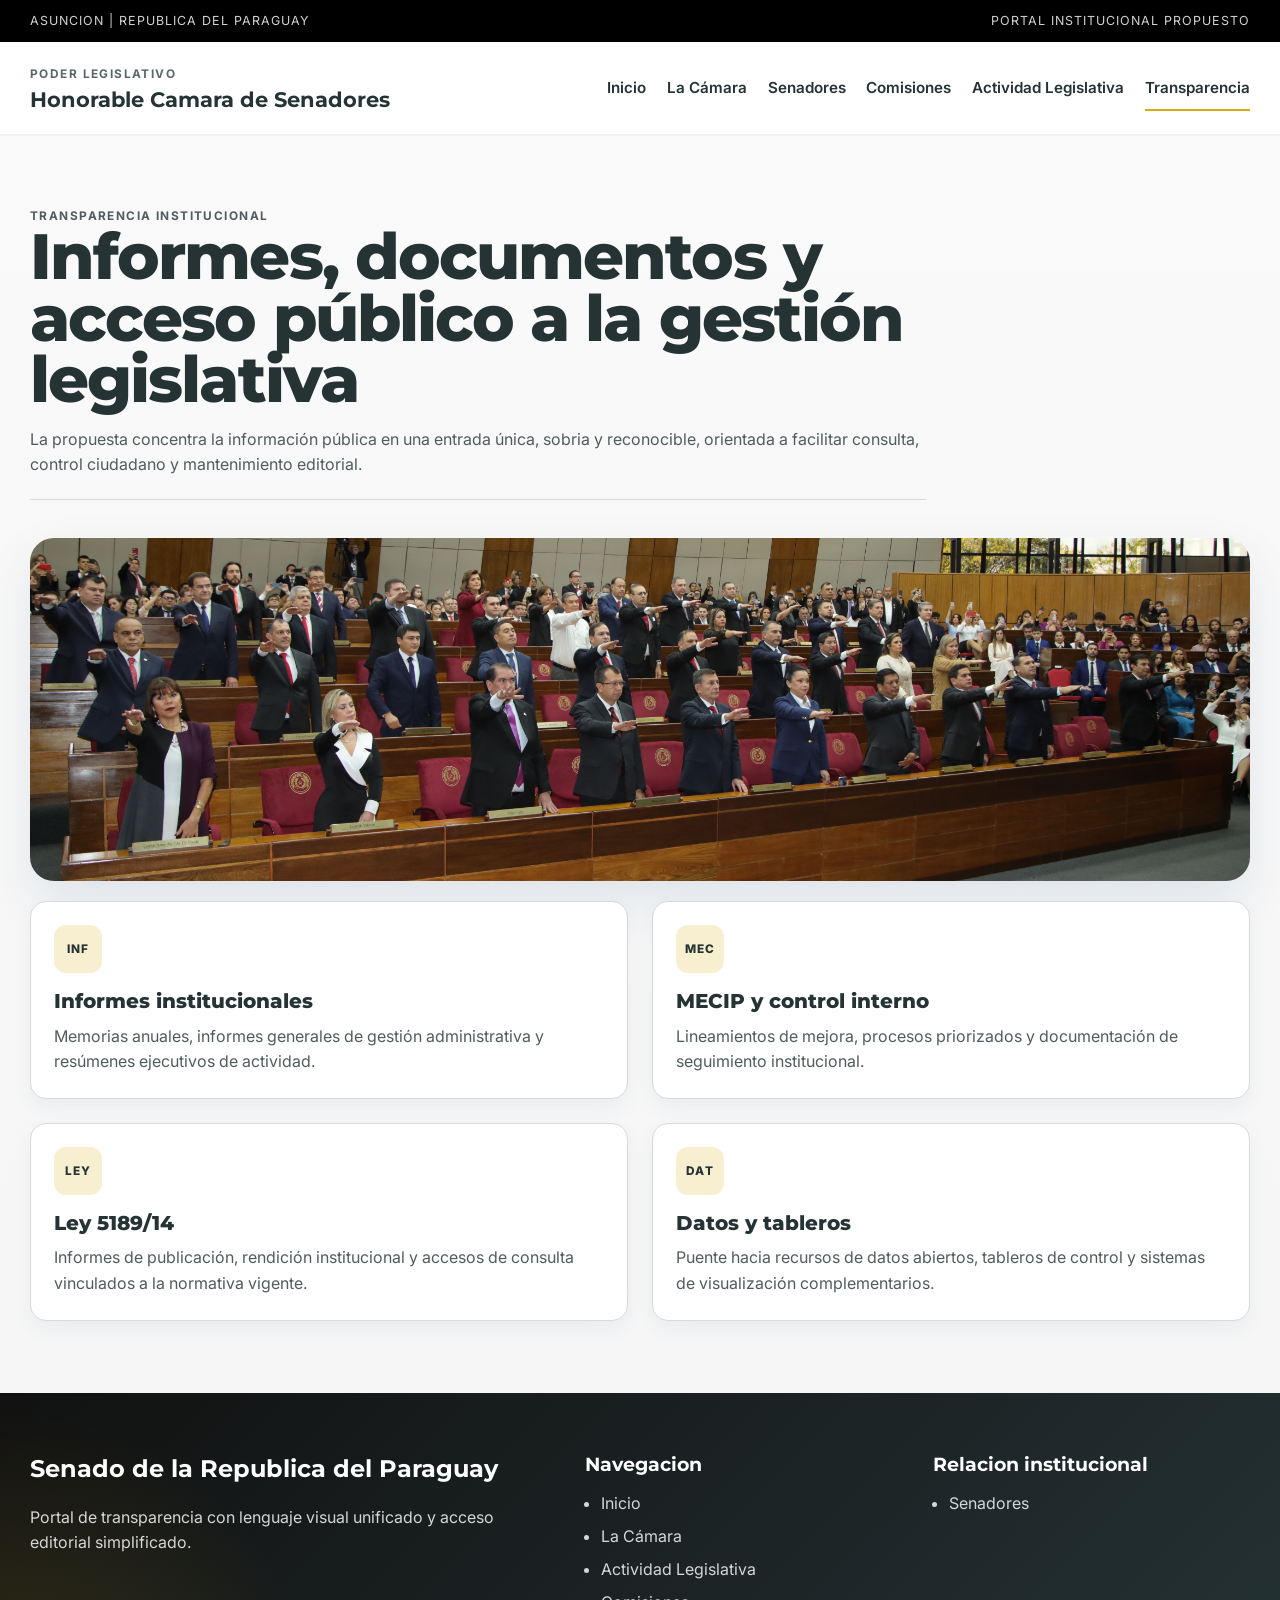
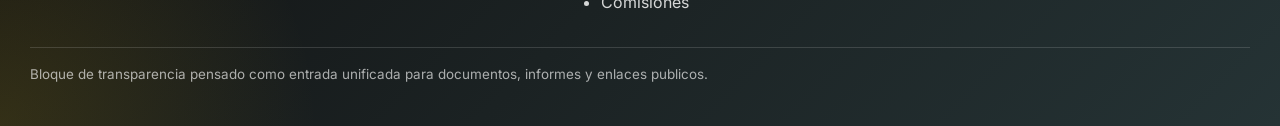
<file: docs/transparencia.html>
<!DOCTYPE html>
<html lang="es">
<head>
  <meta charset="UTF-8">
  <meta name="viewport" content="width=device-width, initial-scale=1.0">
  <title>Transparencia | Honorable Camara de Senadores</title>
  <link rel="stylesheet" href="styles.css">
</head>
<body>
  <div class="topbar">
    <div class="container topbar__inner">
      <span>Asuncion | Republica del Paraguay</span>
      <span>Portal institucional propuesto</span>
    </div>
  </div>

  <header class="site-header">
    <div class="container site-header__inner">
      <a class="brand" href="index.html">
        <span class="brand__eyebrow">Poder Legislativo</span>
        <span class="brand__title">Honorable Camara de Senadores</span>
      </a>
      <nav class="site-nav" aria-label="Principal">
        <a href="index.html">Inicio</a>
        <a href="index.html#la-camara">La Cámara</a>
        <a href="senadores.html">Senadores</a>
        <a href="comision.html">Comisiones</a>
        <a href="noticias.html">Actividad Legislativa</a>
        <a href="transparencia.html" class="is-active">Transparencia</a>
      </nav>
    </div>
  </header>

  <main class="page-main">
    <div class="container">
      <div class="page-header">
        <p class="section-kicker">Transparencia institucional</p>
        <h1>Informes, documentos y acceso público a la gestión legislativa</h1>
        <p>La propuesta concentra la información pública en una entrada única, sobria y reconocible, orientada a facilitar consulta, control ciudadano y mantenimiento editorial.</p>
      </div>

      <div class="detail-hero">
        <img src="assets/img/juramento-senadores.jpg" alt="Acto institucional de la Camara de Senadores">
      </div>

      <div class="hub-grid">
        <section class="hub-card">
          <div class="hub-card__icon">INF</div>
          <h3>Informes institucionales</h3>
          <p>Memorias anuales, informes generales de gestión administrativa y resúmenes ejecutivos de actividad.</p>
        </section>
        <section class="hub-card">
          <div class="hub-card__icon">MEC</div>
          <h3>MECIP y control interno</h3>
          <p>Lineamientos de mejora, procesos priorizados y documentación de seguimiento institucional.</p>
        </section>
        <section class="hub-card">
          <div class="hub-card__icon">LEY</div>
          <h3>Ley 5189/14</h3>
          <p>Informes de publicación, rendición institucional y accesos de consulta vinculados a la normativa vigente.</p>
        </section>
        <section class="hub-card">
          <div class="hub-card__icon">DAT</div>
          <h3>Datos y tableros</h3>
          <p>Puente hacia recursos de datos abiertos, tableros de control y sistemas de visualización complementarios.</p>
        </section>
      </div>
    </div>
  </main>

  <footer class="site-footer">
    <div class="container footer-grid">
      <div>
        <h2>Senado de la Republica del Paraguay</h2>
        <p>Portal de transparencia con lenguaje visual unificado y acceso editorial simplificado.</p>
      </div>
      <div>
        <h3>Navegacion</h3>
        <ul>
          <li><a href="index.html">Inicio</a></li>
          <li><a href="index.html#la-camara">La Cámara</a></li>
          <li><a href="noticias.html">Actividad Legislativa</a></li>
          <li><a href="comision.html">Comisiones</a></li>
        </ul>
      </div>
      <div>
        <h3>Relacion institucional</h3>
        <ul>
          <li><a href="senadores.html">Senadores</a></li>
        </ul>
      </div>
    </div>
    <div class="container footer-note">
      Bloque de transparencia pensado como entrada unificada para documentos, informes y enlaces publicos.
    </div>
  </footer>
</body>
</html>
</file>
<file: styles.css>
:root {
  --black: #000000;
  --ink: #182325;
  --charcoal: #253335;
  --slate: #4c5b5e;
  --gray: #8e9290;
  --light-gray: #d6d8d4;
  --line: #e6e4dd;
  --gold: #d4ad10;
  --gold-soft: #efe1a3;
  --surface: #f4f1e8;
  --surface-strong: #ece7da;
  --white: #ffffff;
  --max-width: 1200px;
  --shadow-soft: 0 18px 40px rgba(24, 35, 37, 0.08);
  --shadow-line: 0 1px 0 rgba(24, 35, 37, 0.08);
}

*,
*::before,
*::after {
  box-sizing: border-box;
}

html {
  scroll-behavior: smooth;
}

body {
  margin: 0;
  font-family: "Georgia", "Times New Roman", serif;
  color: var(--ink);
  background:
    radial-gradient(circle at top left, rgba(212, 173, 16, 0.08), transparent 22%),
    linear-gradient(180deg, #fcfbf7 0%, #f6f3ea 100%);
  line-height: 1.6;
}

a {
  color: inherit;
  text-decoration: none;
}

img {
  display: block;
  max-width: 100%;
  height: auto;
}

.container {
  width: min(var(--max-width), calc(100% - 48px));
  margin: 0 auto;
}

.topbar {
  background: var(--ink);
  color: rgba(255, 255, 255, 0.78);
  font-family: Arial, Helvetica, sans-serif;
  font-size: 0.8rem;
  letter-spacing: 0.06em;
  text-transform: uppercase;
}

.topbar__inner {
  display: flex;
  justify-content: space-between;
  gap: 1rem;
  padding: 0.7rem 0;
}

.site-header {
  position: sticky;
  top: 0;
  z-index: 20;
  border-bottom: 1px solid rgba(24, 35, 37, 0.1);
  background: rgba(255, 255, 255, 0.94);
  backdrop-filter: blur(16px);
  box-shadow: var(--shadow-line);
}

.site-header__inner {
  display: flex;
  align-items: center;
  justify-content: space-between;
  gap: 2rem;
  min-height: 98px;
}

.brand {
  display: grid;
  gap: 0.3rem;
  max-width: 360px;
}

.brand__eyebrow,
.section-kicker,
.news-card__meta,
.news-row__meta,
.metric__label,
.eyebrow-chip {
  font-family: Arial, Helvetica, sans-serif;
  text-transform: uppercase;
  letter-spacing: 0.14em;
  color: var(--charcoal);
  font-size: 0.74rem;
}

.brand__title {
  font-size: 1.35rem;
  line-height: 1.15;
}

.site-nav {
  display: flex;
  flex-wrap: wrap;
  align-items: center;
  gap: 1.35rem;
  font-family: Arial, Helvetica, sans-serif;
  font-size: 0.95rem;
}

.site-nav a {
  position: relative;
  padding: 0.3rem 0;
}

.site-nav a::after {
  content: "";
  position: absolute;
  left: 0;
  bottom: -0.25rem;
  width: 100%;
  height: 2px;
  background: var(--gold);
  transform: scaleX(0);
  transform-origin: left;
  transition: transform 0.2s ease;
}

.site-nav a:hover::after,
.site-nav a.is-active::after,
.section-link::after {
  transform: scaleX(1);
}

.site-nav a.is-active {
  color: var(--charcoal);
  font-weight: 700;
}

.hero {
  position: relative;
  overflow: hidden;
  color: var(--white);
  background:
    linear-gradient(135deg, rgba(13, 19, 21, 0.95), rgba(37, 51, 53, 0.86)),
    radial-gradient(circle at top right, rgba(212, 173, 16, 0.22), transparent 28%);
}

.hero::before {
  content: "";
  position: absolute;
  inset: 0;
  background:
    linear-gradient(90deg, rgba(255, 255, 255, 0.04) 1px, transparent 1px),
    linear-gradient(rgba(255, 255, 255, 0.04) 1px, transparent 1px);
  background-size: 44px 44px;
  opacity: 0.28;
}

.hero__inner {
  position: relative;
  display: grid;
  grid-template-columns: minmax(0, 1.4fr) minmax(280px, 0.8fr);
  gap: 2rem;
  align-items: end;
  padding: 7.5rem 0 6rem;
}

.hero__panel h1,
.page-header h1,
.article h1 {
  margin: 0 0 1rem;
  font-size: clamp(2.7rem, 5vw, 4.6rem);
  line-height: 1.02;
  letter-spacing: -0.02em;
}

.hero__text,
.article__lead,
.page-header p {
  max-width: 48rem;
  font-size: 1.08rem;
  color: rgba(255, 255, 255, 0.86);
}

.hero__actions {
  display: flex;
  flex-wrap: wrap;
  gap: 1rem;
  margin-top: 2rem;
}

.hero__aside {
  padding: 1.5rem;
  border: 1px solid rgba(255, 255, 255, 0.14);
  background: rgba(255, 255, 255, 0.05);
  box-shadow: var(--shadow-soft);
}

.hero-seal {
  aspect-ratio: 4 / 5;
  display: grid;
  align-items: end;
  padding: 1.5rem;
  border: 1px solid rgba(255, 255, 255, 0.12);
  background:
    linear-gradient(180deg, rgba(255, 255, 255, 0.06), rgba(255, 255, 255, 0.02)),
    radial-gradient(circle at center, rgba(212, 173, 16, 0.3), transparent 46%);
}

.hero-seal__crest {
  width: 120px;
  height: 120px;
  border: 1px solid rgba(255, 255, 255, 0.28);
  border-radius: 50%;
  display: grid;
  place-items: center;
  margin-bottom: 1rem;
  color: var(--gold-soft);
  font-family: Arial, Helvetica, sans-serif;
  font-weight: 700;
  font-size: 0.8rem;
  letter-spacing: 0.18em;
  text-transform: uppercase;
}

.hero-seal h2 {
  margin: 0;
  font-size: 1.4rem;
}

.hero-seal p {
  margin: 0.75rem 0 0;
  color: rgba(255, 255, 255, 0.82);
  font-size: 0.98rem;
}

.button {
  display: inline-flex;
  align-items: center;
  justify-content: center;
  min-height: 50px;
  padding: 0.95rem 1.3rem;
  border: 1px solid transparent;
  font-family: Arial, Helvetica, sans-serif;
  font-size: 0.92rem;
  font-weight: 700;
  letter-spacing: 0.05em;
  text-transform: uppercase;
}

.button--primary {
  background: var(--gold);
  color: var(--black);
}

.button--secondary {
  border-color: rgba(255, 255, 255, 0.36);
  color: var(--white);
}

.section,
.page-main {
  padding: 5rem 0;
}

.section--alt {
  background:
    linear-gradient(180deg, rgba(236, 231, 218, 0.65), rgba(244, 241, 232, 0.86));
}

.section--dark {
  background:
    linear-gradient(135deg, #1f2b2d, #2b3b3e);
  color: var(--white);
}

.section-heading {
  display: flex;
  align-items: end;
  justify-content: space-between;
  gap: 1.5rem;
  margin-bottom: 2rem;
}

.section-heading h2,
.card h2,
.detail-block h2,
.side-card h2 {
  margin: 0.2rem 0 0;
  font-size: clamp(1.9rem, 3vw, 2.6rem);
  line-height: 1.08;
}

.section-heading p {
  margin: 0;
}

.section-link {
  position: relative;
  align-self: center;
  font-family: Arial, Helvetica, sans-serif;
  font-size: 0.84rem;
  font-weight: 700;
  letter-spacing: 0.12em;
  text-transform: uppercase;
  color: var(--charcoal);
}

.section-link::after {
  content: "";
  position: absolute;
  left: 0;
  right: 0;
  bottom: -0.35rem;
  height: 2px;
  background: var(--gold);
  transform: scaleX(0);
  transform-origin: left;
  transition: transform 0.2s ease;
}

.section-link:hover::after {
  transform: scaleX(1);
}

.grid {
  display: grid;
  gap: 1.5rem;
}

.grid--4 {
  grid-template-columns: repeat(4, 1fr);
}

.grid--3 {
  grid-template-columns: repeat(3, 1fr);
}

.grid--2 {
  grid-template-columns: repeat(2, 1fr);
}

.card,
.news-card,
.agenda-card,
.side-card,
.news-row,
.detail-block,
.metric,
.hub-card {
  border: 1px solid var(--line);
  background: rgba(255, 255, 255, 0.92);
  box-shadow: var(--shadow-soft);
}

.card,
.news-card,
.side-card,
.news-row,
.detail-block,
.hub-card {
  padding: 1.6rem;
}

.card--link,
.news-card,
.news-row,
.hub-card {
  position: relative;
  overflow: hidden;
  transition: transform 0.22s ease, border-color 0.22s ease, box-shadow 0.22s ease;
}

.card--link::before,
.news-card::before,
.news-row::before,
.hub-card::before {
  content: "";
  position: absolute;
  inset: 0 auto 0 0;
  width: 4px;
  background: linear-gradient(180deg, var(--gold), #b69008);
  opacity: 0;
  transition: opacity 0.22s ease;
}

.card--link:hover,
.news-card:hover,
.news-row:hover,
.hub-card:hover {
  transform: translateY(-4px);
  border-color: rgba(212, 173, 16, 0.4);
}

.card--link:hover::before,
.news-card:hover::before,
.news-row:hover::before,
.hub-card:hover::before {
  opacity: 1;
}

.card h3,
.news-card h3,
.agenda-card h3,
.news-row h2,
.hub-card h3 {
  margin: 0.7rem 0 0.9rem;
  font-size: 1.35rem;
  line-height: 1.18;
}

.card p,
.news-card p,
.news-row p,
.agenda-card p,
.hub-card p {
  margin: 0;
  color: var(--slate);
}

.metrics {
  display: grid;
  grid-template-columns: repeat(3, 1fr);
  gap: 1.25rem;
  margin-top: 2.25rem;
}

.metric {
  padding: 1.25rem 1.3rem;
}

.metric strong {
  display: block;
  margin-top: 0.35rem;
  font-size: 1.8rem;
  line-height: 1;
}

.agenda-card {
  display: grid;
  grid-template-columns: 94px 1fr;
  gap: 1.25rem;
  padding: 1.35rem;
  align-items: center;
}

.agenda-card__date {
  display: flex;
  flex-direction: column;
  justify-content: center;
  align-items: center;
  min-height: 94px;
  border: 1px solid var(--light-gray);
  background:
    linear-gradient(180deg, rgba(212, 173, 16, 0.14), rgba(212, 173, 16, 0.03));
  font-family: Arial, Helvetica, sans-serif;
}

.agenda-card__date strong {
  font-size: 2rem;
  line-height: 1;
}

.section-split {
  display: grid;
  grid-template-columns: minmax(0, 1.3fr) minmax(300px, 0.9fr);
  gap: 2rem;
  align-items: start;
}

.transparency-links {
  display: grid;
  gap: 1rem;
}

.transparency-links a {
  display: block;
  padding: 1rem 1.2rem;
  border: 1px solid rgba(255, 255, 255, 0.18);
  background: rgba(255, 255, 255, 0.06);
}

.page-main {
  min-height: calc(100vh - 220px);
}

.page-header {
  margin-bottom: 2.5rem;
  padding-bottom: 1.8rem;
  border-bottom: 1px solid var(--line);
}

.page-header p,
.article__lead {
  color: var(--slate);
}

.news-list {
  display: grid;
  gap: 1.25rem;
}

.news-row {
  padding: 1.8rem;
}

.article__container {
  display: grid;
  grid-template-columns: minmax(0, 2.1fr) 340px;
  gap: 2rem;
}

.article__main {
  min-width: 0;
}

.article__image,
.profile__photo {
  border: 1px solid var(--light-gray);
  background:
    linear-gradient(145deg, rgba(212, 173, 16, 0.18), rgba(37, 51, 53, 0.06)),
    linear-gradient(135deg, #dcd5c5, #f4efe4);
  box-shadow: var(--shadow-soft);
}

.article__image {
  min-height: 340px;
  margin: 2rem 0;
}

.article__content p + p {
  margin-top: 1rem;
}

.side-card,
.detail-block {
  margin-bottom: 1rem;
}

.side-card ul,
.plain-list {
  margin: 0;
  padding-left: 1.1rem;
}

.side-card li + li,
.plain-list li + li {
  margin-top: 0.5rem;
}

.profile {
  display: grid;
  grid-template-columns: 300px minmax(0, 1fr);
  gap: 2rem;
}

.profile__photo {
  min-height: 420px;
}

.hub-grid {
  display: grid;
  grid-template-columns: repeat(2, 1fr);
  gap: 1.5rem;
}

.hub-card__icon {
  width: 48px;
  height: 48px;
  border: 1px solid rgba(212, 173, 16, 0.38);
  display: grid;
  place-items: center;
  margin-bottom: 1rem;
  font-family: Arial, Helvetica, sans-serif;
  font-size: 0.74rem;
  font-weight: 700;
  letter-spacing: 0.16em;
  text-transform: uppercase;
  color: var(--charcoal);
  background: var(--surface);
}

.site-footer {
  position: relative;
  overflow: hidden;
  background: linear-gradient(135deg, #151d1f, #202c2e);
  color: rgba(255, 255, 255, 0.86);
  padding: 3.5rem 0 2.8rem;
}

.site-footer::before {
  content: "";
  position: absolute;
  inset: 0;
  background:
    radial-gradient(circle at bottom left, rgba(212, 173, 16, 0.12), transparent 22%);
  pointer-events: none;
}

.footer-grid {
  position: relative;
  display: grid;
  grid-template-columns: 1.6fr 1fr 1fr;
  gap: 2rem;
}

.site-footer h2,
.site-footer h3 {
  margin-top: 0;
  color: var(--white);
}

.site-footer h2 {
  font-size: 1.55rem;
}

.site-footer ul {
  margin: 0;
  padding-left: 1rem;
}

.site-footer li + li {
  margin-top: 0.45rem;
}

.footer-note {
  position: relative;
  margin-top: 2rem;
  padding-top: 1.2rem;
  border-top: 1px solid rgba(255, 255, 255, 0.12);
  font-family: Arial, Helvetica, sans-serif;
  font-size: 0.84rem;
  color: rgba(255, 255, 255, 0.62);
}

@media (max-width: 1080px) {
  .grid--4,
  .grid--3,
  .metrics,
  .section-split,
  .article__container,
  .profile,
  .footer-grid {
    grid-template-columns: 1fr;
  }

  .hero__inner {
    grid-template-columns: 1fr;
  }
}

@media (max-width: 860px) {
  .grid--2,
  .hub-grid {
    grid-template-columns: 1fr;
  }

  .site-header__inner,
  .topbar__inner,
  .section-heading {
    flex-direction: column;
    align-items: flex-start;
  }
}

@media (max-width: 640px) {
  .container {
    width: min(var(--max-width), calc(100% - 32px));
  }

  .hero__inner {
    padding: 5.5rem 0 4.5rem;
  }

  .hero__panel h1,
  .page-header h1,
  .article h1 {
    font-size: 2.15rem;
  }

  .agenda-card {
    grid-template-columns: 1fr;
  }

  .button,
  .site-nav {
    width: 100%;
  }

  .site-nav {
    gap: 0.75rem 1rem;
  }
}
</file>
<file: docs/styles.css>
@import url("https://fonts.googleapis.com/css2?family=Inter:wght@400;500;600;700&family=Montserrat:wght@700;800&display=swap");

:root {
  --blue-900: #000000;
  --blue-800: #253335;
  --blue-700: #5a6769;
  --blue-100: #f3f4f4;
  --green-700: #d4ad10;
  --green-100: #f7efd0;
  --text: #000000;
  --muted: #525b5d;
  --muted-strong: #253335;
  --line: #dadada;
  --surface: #ffffff;
  --surface-soft: #f5f5f5;
  --surface-strong: #eeeeee;
  --white: #ffffff;
  --radius-sm: 10px;
  --radius-md: 16px;
  --radius-lg: 24px;
  --shadow-sm: 0 8px 20px rgba(11, 60, 111, 0.06);
  --shadow-md: 0 20px 48px rgba(11, 60, 111, 0.1);
  --shadow-lg: 0 28px 64px rgba(8, 43, 80, 0.16);
  --container: 1220px;
}

*,
*::before,
*::after {
  box-sizing: border-box;
}

html {
  scroll-behavior: smooth;
}

body {
  margin: 0;
  font-family: "Inter", "Segoe UI", system-ui, -apple-system, BlinkMacSystemFont, sans-serif;
  color: var(--text);
  background: linear-gradient(180deg, #fafafa 0%, var(--surface-soft) 100%);
  line-height: 1.6;
}

h1,
h2,
h3,
.brand__title,
.hero-seal h2,
.site-footer h2,
.site-footer h3 {
  font-family: "Montserrat", "Inter", system-ui, sans-serif;
}

a {
  color: inherit;
  text-decoration: none;
}

img {
  display: block;
  max-width: 100%;
  height: auto;
}

.container {
  width: min(var(--container), calc(100% - 48px));
  margin: 0 auto;
}

.topbar {
  background: var(--blue-900);
  color: rgba(255, 255, 255, 0.82);
  font-size: 0.78rem;
  letter-spacing: 0.08em;
  text-transform: uppercase;
}

.topbar__inner {
  display: flex;
  justify-content: space-between;
  gap: 1rem;
  padding: 0.7rem 0;
}

.site-header {
  position: sticky;
  top: 0;
  z-index: 50;
  background: rgba(255, 255, 255, 0.96);
  border-bottom: 1px solid rgba(37, 51, 53, 0.08);
  backdrop-filter: blur(14px);
  box-shadow: 0 1px 0 rgba(11, 60, 111, 0.04);
}

.site-header__inner {
  display: flex;
  align-items: center;
  justify-content: space-between;
  gap: 2rem;
  min-height: 92px;
}

.brand {
  display: grid;
  gap: 0.22rem;
  max-width: 360px;
}

.brand__eyebrow,
.section-kicker,
.news-card__meta,
.news-row__meta,
.metric__label,
.eyebrow-chip {
  font-size: 0.74rem;
  font-weight: 700;
  letter-spacing: 0.12em;
  text-transform: uppercase;
  color: var(--blue-700);
}

.brand__title {
  font-size: 1.3rem;
  font-weight: 700;
  line-height: 1.15;
  color: var(--blue-800);
}

.site-nav {
  display: flex;
  flex-wrap: wrap;
  align-items: center;
  gap: 1.3rem;
  font-size: 0.95rem;
  font-weight: 600;
  color: var(--muted-strong);
}

.site-nav a {
  position: relative;
  padding: 0.35rem 0;
}

.site-nav a::after {
  content: "";
  position: absolute;
  left: 0;
  bottom: -0.3rem;
  width: 100%;
  height: 2px;
  background: var(--green-700);
  transform: scaleX(0);
  transform-origin: left;
  transition: transform 0.2s ease;
}

.site-nav a:hover::after,
.site-nav a.is-active::after,
.section-link::after {
  transform: scaleX(1);
}

.site-nav a.is-active {
  color: var(--blue-800);
}

.hero {
  position: relative;
  overflow: hidden;
  color: var(--white);
  background:
    linear-gradient(90deg, rgba(0, 0, 0, 0.88) 0%, rgba(37, 51, 53, 0.76) 55%, rgba(37, 51, 53, 0.44) 100%),
    url("assets/img/sede-senado.jpeg") center center / cover no-repeat;
}

.hero::before {
  content: "";
  position: absolute;
  inset: 0;
  background:
    radial-gradient(circle at top right, rgba(255, 255, 255, 0.08), transparent 24%),
    linear-gradient(90deg, rgba(255, 255, 255, 0.04) 1px, transparent 1px),
    linear-gradient(rgba(255, 255, 255, 0.04) 1px, transparent 1px);
  background-size: auto, 36px 36px, 36px 36px;
  opacity: 0.35;
}

.hero__inner {
  position: relative;
  display: grid;
  grid-template-columns: minmax(0, 1.1fr) 360px;
  gap: 2rem;
  align-items: end;
  padding: 7rem 0 5.2rem;
}

.hero__panel {
  max-width: 720px;
}

.hero__panel h1,
.page-header h1,
.article h1 {
  margin: 0 0 1rem;
  font-size: clamp(2.8rem, 5vw, 4.8rem);
  line-height: 0.96;
  letter-spacing: -0.03em;
  font-weight: 800;
}

.hero .section-kicker {
  color: rgba(255, 255, 255, 0.78);
}

.hero__text {
  max-width: 42rem;
  font-size: 1.08rem;
  color: rgba(255, 255, 255, 0.88);
}

.hero__actions {
  display: flex;
  flex-wrap: wrap;
  gap: 0.85rem;
  margin-top: 1.8rem;
}

.button {
  display: inline-flex;
  align-items: center;
  justify-content: center;
  min-height: 50px;
  padding: 0.95rem 1.25rem;
  border-radius: 999px;
  border: 1px solid transparent;
  font-size: 0.92rem;
  font-weight: 700;
  letter-spacing: 0.02em;
  transition: transform 0.2s ease, box-shadow 0.2s ease, background 0.2s ease;
}

.button:hover {
  transform: translateY(-2px);
}

.button--primary {
  background: var(--white);
  color: var(--blue-800);
  box-shadow: var(--shadow-md);
}

.button--secondary {
  border-color: rgba(255, 255, 255, 0.34);
  background: rgba(255, 255, 255, 0.08);
  color: var(--white);
}

.hero__aside {
  display: grid;
  gap: 1rem;
}

.hero__media {
  position: relative;
  overflow: hidden;
  aspect-ratio: 4 / 5;
  border-radius: var(--radius-lg);
  border: 1px solid rgba(255, 255, 255, 0.14);
  box-shadow: var(--shadow-lg);
}

.hero__media::after {
  content: "";
  position: absolute;
  inset: auto 0 0 0;
  height: 42%;
  background: linear-gradient(180deg, transparent, rgba(8, 43, 80, 0.85));
}

.hero__media img {
  width: 100%;
  height: 100%;
  object-fit: cover;
}

.hero__media figcaption {
  position: absolute;
  left: 1.2rem;
  right: 1.2rem;
  bottom: 1.2rem;
  z-index: 1;
  display: flex;
  justify-content: space-between;
  gap: 1rem;
  font-size: 0.74rem;
  font-weight: 700;
  letter-spacing: 0.12em;
  text-transform: uppercase;
  color: rgba(255, 255, 255, 0.92);
}

.hero-seal {
  display: grid;
  grid-template-columns: 96px 1fr;
  gap: 1rem;
  align-items: center;
  padding: 1.15rem 1.2rem;
  border-radius: var(--radius-md);
  background: rgba(255, 255, 255, 0.08);
  border: 1px solid rgba(255, 255, 255, 0.12);
}

.hero-seal__crest {
  width: 96px;
  height: 96px;
  border-radius: 50%;
  display: grid;
  place-items: center;
  border: 1px solid rgba(255, 255, 255, 0.25);
  font-size: 0.78rem;
  font-weight: 800;
  letter-spacing: 0.14em;
  text-transform: uppercase;
}

.hero-seal h2 {
  margin: 0;
  font-size: 1.15rem;
  line-height: 1.15;
}

.hero-seal p {
  margin: 0.55rem 0 0;
  color: rgba(255, 255, 255, 0.78);
  font-size: 0.94rem;
}

.metrics {
  display: grid;
  grid-template-columns: repeat(3, minmax(0, 1fr));
  gap: 1rem;
  margin-top: 2rem;
}

.metric {
  padding: 1.2rem 1.1rem;
  border-radius: var(--radius-md);
  border: 1px solid rgba(255, 255, 255, 0.14);
  background: rgba(255, 255, 255, 0.12);
  backdrop-filter: blur(8px);
}

.metric,
.metric span,
.metric strong {
  color: var(--white);
}

.metric__label {
  color: rgba(255, 255, 255, 0.72);
}

.metric strong {
  display: block;
  margin-top: 0.35rem;
  font-size: 1.7rem;
  line-height: 1;
}

.section,
.page-main {
  padding: 4.5rem 0;
}

.section--alt {
  background: var(--surface-soft);
}

.section--dark {
  background: linear-gradient(135deg, #111111, var(--blue-800));
  color: var(--white);
}

.section-heading {
  display: flex;
  align-items: end;
  justify-content: space-between;
  gap: 1.5rem;
  margin-bottom: 2rem;
}

.section-heading h2,
.card h2,
.detail-block h2,
.side-card h2 {
  margin: 0.2rem 0 0;
  font-size: clamp(1.8rem, 3vw, 2.45rem);
  line-height: 1.06;
  font-weight: 800;
  color: var(--blue-800);
}

.section--dark .section-heading h2,
.section--dark .section-kicker,
.section--dark p {
  color: var(--white);
}

.section-link {
  position: relative;
  align-self: center;
  font-size: 0.82rem;
  font-weight: 700;
  letter-spacing: 0.12em;
  text-transform: uppercase;
  color: var(--blue-800);
}

.section--dark .section-link {
  color: rgba(255, 255, 255, 0.92);
}

.section-link::after {
  content: "";
  position: absolute;
  left: 0;
  right: 0;
  bottom: -0.35rem;
  height: 2px;
  background: var(--green-700);
  transform: scaleX(0);
  transform-origin: left;
  transition: transform 0.2s ease;
}

.section-link:hover::after {
  transform: scaleX(1);
}

.grid {
  display: grid;
  gap: 1.5rem;
}

.grid--4 {
  grid-template-columns: repeat(4, minmax(0, 1fr));
}

.grid--3 {
  grid-template-columns: repeat(3, minmax(0, 1fr));
}

.grid--2,
.hub-grid {
  grid-template-columns: repeat(2, minmax(0, 1fr));
}

.grid--news {
  grid-template-columns: minmax(0, 1.35fr) minmax(0, 0.75fr);
}

.stack,
.agenda-list,
.news-list,
.transparency-links {
  display: grid;
  gap: 1.25rem;
}

.card,
.news-card,
.agenda-card,
.side-card,
.news-row,
.detail-block,
.hub-card,
.metric {
  border-radius: var(--radius-md);
}

.card,
.news-card,
.side-card,
.news-row,
.detail-block,
.hub-card {
  border: 1px solid var(--line);
  background: var(--surface);
  box-shadow: var(--shadow-sm);
}

.card,
.side-card,
.news-row,
.detail-block,
.hub-card {
  padding: 1.45rem;
}

.card--link,
.news-card,
.news-row,
.hub-card {
  position: relative;
  overflow: hidden;
  transition: transform 0.22s ease, box-shadow 0.22s ease, border-color 0.22s ease;
}

.card--link::before,
.news-card::before,
.news-row::before,
.hub-card::before {
  content: "";
  position: absolute;
  left: 0;
  top: 0;
  bottom: 0;
  width: 4px;
  background: var(--green-700);
  opacity: 0;
  transition: opacity 0.22s ease;
}

.card--link:hover,
.news-card:hover,
.news-row:hover,
.hub-card:hover {
  transform: translateY(-4px);
  border-color: rgba(11, 60, 111, 0.14);
  box-shadow: var(--shadow-md);
}

.card--link:hover::before,
.news-card:hover::before,
.news-row:hover::before,
.hub-card:hover::before {
  opacity: 1;
}

.eyebrow-chip {
  display: inline-flex;
  align-items: center;
  min-height: 28px;
  padding: 0.2rem 0.65rem;
  border-radius: 999px;
  background: var(--green-100);
  color: var(--blue-800);
}

.card h3,
.news-card h3,
.agenda-card h3,
.news-row h2,
.hub-card h3 {
  margin: 0.7rem 0 0.65rem;
  font-size: 1.26rem;
  line-height: 1.18;
  font-weight: 800;
  color: var(--blue-800);
}

.card p,
.news-card p,
.news-row p,
.agenda-card p,
.hub-card p,
.detail-block p,
.side-card p,
.page-header p,
.article__lead,
.article__content p {
  margin: 0;
  color: var(--muted);
}

.feature-story {
  display: grid;
  grid-template-columns: minmax(0, 1.1fr) minmax(320px, 0.9fr);
  overflow: hidden;
  border-radius: var(--radius-lg);
  border: 1px solid var(--line);
  background: var(--surface);
  box-shadow: var(--shadow-md);
}

.feature-story__media,
.news-card__media,
.news-row__image,
.article__image,
.transparency-panel__media,
.detail-hero {
  overflow: hidden;
}

.feature-story__media img,
.news-card__media img,
.news-row__image img,
.article__image img,
.agenda-visual img,
.transparency-panel__media img,
.detail-hero img {
  width: 100%;
  height: 100%;
  object-fit: cover;
}

.feature-story__content {
  display: grid;
  align-content: center;
  gap: 0.4rem;
  padding: 2rem;
}

.feature-story__content h3 {
  margin: 0.15rem 0 0.45rem;
  font-size: clamp(2rem, 3vw, 2.6rem);
  line-height: 1.02;
  font-weight: 800;
  color: var(--blue-800);
}

.news-card {
  display: grid;
  grid-template-rows: 220px 1fr;
  padding: 0;
}

.news-card__body {
  padding: 1.35rem 1.4rem 1.45rem;
}

.news-row {
  display: grid;
  grid-template-columns: 280px minmax(0, 1fr);
  gap: 1.4rem;
  align-items: stretch;
}

.news-row__image {
  min-height: 190px;
  border-radius: 12px;
}

.page-main {
  min-height: calc(100vh - 220px);
}

.page-header {
  max-width: 56rem;
  margin-bottom: 2.4rem;
  padding-bottom: 1.3rem;
  border-bottom: 1px solid var(--line);
}

.page-header h1 {
  color: var(--blue-800);
}

.article__container {
  display: grid;
  grid-template-columns: minmax(0, 2.05fr) 320px;
  gap: 2rem;
}

.article__main {
  min-width: 0;
}

.article__lead {
  font-size: 1.08rem;
  max-width: 48rem;
}

.article__image {
  margin: 1.8rem 0 2rem;
  min-height: 360px;
  border-radius: var(--radius-lg);
  box-shadow: var(--shadow-md);
}

.article__content {
  display: grid;
  gap: 1rem;
}

.article__content p {
  max-width: 48rem;
}

.side-card ul,
.plain-list {
  margin: 0;
  padding-left: 1rem;
}

.side-card li + li,
.plain-list li + li {
  margin-top: 0.55rem;
}

.profile {
  display: grid;
  grid-template-columns: 320px minmax(0, 1fr);
  gap: 2rem;
}

.profile__photo {
  display: grid;
  place-items: center;
  min-height: 430px;
  padding: 2rem;
  border-radius: var(--radius-lg);
  border: 1px solid var(--line);
  background:
    radial-gradient(circle at top, rgba(212, 173, 16, 0.14), transparent 36%),
    linear-gradient(180deg, var(--surface) 0%, var(--surface-soft) 100%);
  box-shadow: var(--shadow-md);
}

.profile__photo img {
  width: min(100%, 280px);
  height: auto;
  object-fit: contain;
  border-radius: var(--radius-sm);
  box-shadow: 0 18px 36px rgba(11, 60, 111, 0.14);
}

.detail-hero {
  margin-bottom: 1.25rem;
  min-height: 280px;
  border-radius: var(--radius-lg);
  box-shadow: var(--shadow-md);
}

.detail-block h2,
.side-card h2 {
  font-size: 1.18rem;
  margin-bottom: 0.8rem;
}

.agenda-layout {
  display: grid;
  grid-template-columns: minmax(0, 0.92fr) minmax(0, 1.08fr);
  gap: 1.5rem;
}

.agenda-visual {
  position: relative;
  overflow: hidden;
  min-height: 100%;
  border-radius: var(--radius-lg);
  box-shadow: var(--shadow-md);
}

.agenda-visual::after {
  content: "";
  position: absolute;
  inset: auto 0 0 0;
  height: 52%;
  background: linear-gradient(180deg, transparent, rgba(8, 43, 80, 0.9));
}

.agenda-visual__caption {
  position: absolute;
  left: 1.3rem;
  right: 1.3rem;
  bottom: 1.2rem;
  z-index: 1;
  color: var(--white);
}

.agenda-visual__caption span {
  display: block;
  margin-bottom: 0.35rem;
  font-size: 0.74rem;
  font-weight: 700;
  letter-spacing: 0.12em;
  text-transform: uppercase;
  color: rgba(255, 255, 255, 0.72);
}

.agenda-card {
  display: grid;
  grid-template-columns: 88px 1fr;
  gap: 1rem;
  align-items: center;
  padding: 1.2rem 1.25rem;
  border: 1px solid var(--line);
  background: var(--surface);
  box-shadow: var(--shadow-sm);
}

.agenda-card__date {
  display: grid;
  place-items: center;
  min-height: 88px;
  border-radius: 14px;
  background: var(--blue-100);
  color: var(--blue-900);
}

.agenda-card__date strong {
  font-size: 1.9rem;
  line-height: 1;
}

.agenda-card__date span {
  font-size: 0.78rem;
  font-weight: 700;
  letter-spacing: 0.08em;
}

.transparency-panel {
  display: grid;
  grid-template-columns: minmax(0, 1.05fr) minmax(300px, 0.95fr);
  gap: 1.5rem;
  align-items: stretch;
}

.transparency-panel__media {
  border-radius: var(--radius-lg);
  box-shadow: var(--shadow-lg);
}

.transparency-panel__content {
  display: grid;
  gap: 1rem;
  align-content: start;
}

.transparency-links a {
  display: flex;
  align-items: center;
  justify-content: space-between;
  min-height: 60px;
  padding: 1rem 1.15rem;
  border-radius: var(--radius-md);
  border: 1px solid rgba(255, 255, 255, 0.14);
  background: rgba(255, 255, 255, 0.08);
  color: rgba(255, 255, 255, 0.92);
  font-weight: 600;
}

.transparency-links a::after {
  content: ">";
  color: rgba(255, 255, 255, 0.72);
}

.transparency-links a:hover {
  background: rgba(255, 255, 255, 0.14);
}

.hub-grid {
  display: grid;
  gap: 1.5rem;
}

.hub-card__icon {
  width: 48px;
  height: 48px;
  display: grid;
  place-items: center;
  margin-bottom: 1rem;
  border-radius: 12px;
  background: var(--green-100);
  color: var(--blue-800);
  font-size: 0.74rem;
  font-weight: 800;
  letter-spacing: 0.12em;
  text-transform: uppercase;
}

.site-footer {
  position: relative;
  overflow: hidden;
  background: linear-gradient(135deg, #111111, var(--blue-800));
  color: rgba(255, 255, 255, 0.82);
  padding: 3.6rem 0 2.5rem;
}

.site-footer::before {
  content: "";
  position: absolute;
  inset: 0;
  background: radial-gradient(circle at bottom left, rgba(212, 173, 16, 0.16), transparent 24%);
  pointer-events: none;
}

.footer-grid {
  position: relative;
  display: grid;
  grid-template-columns: 1.65fr 1fr 1fr;
  gap: 2rem;
}

.site-footer h2,
.site-footer h3 {
  margin: 0 0 0.7rem;
  color: var(--white);
}

.site-footer h2 {
  font-size: 1.5rem;
}

.site-footer ul {
  margin: 0;
  padding-left: 1rem;
}

.site-footer li + li {
  margin-top: 0.45rem;
}

.footer-note {
  position: relative;
  margin-top: 2rem;
  padding-top: 1rem;
  border-top: 1px solid rgba(255, 255, 255, 0.14);
  font-size: 0.84rem;
  color: rgba(255, 255, 255, 0.64);
}

a:focus-visible,
button:focus-visible {
  outline: 3px solid rgba(212, 173, 16, 0.35);
  outline-offset: 2px;
}

.senators-overview {
  display: grid;
  grid-template-columns: repeat(3, minmax(0, 1fr));
  gap: 1rem;
  margin-bottom: 2rem;
}

.senators-overview .metric {
  border: 1px solid var(--line);
  background: var(--surface);
  box-shadow: var(--shadow-sm);
}

.directory {
  display: grid;
  gap: 1.8rem;
}

.letter-group {
  display: grid;
  gap: 1rem;
}

.letter-group__title {
  margin: 0;
  font-size: 0.92rem;
  font-weight: 800;
  letter-spacing: 0.16em;
  text-transform: uppercase;
  color: var(--blue-700);
}

.senator-grid {
  display: grid;
  grid-template-columns: repeat(3, minmax(0, 1fr));
  gap: 1rem;
}

.senator-card {
  padding: 1.15rem 1.2rem;
  border: 1px solid var(--line);
  border-radius: var(--radius-md);
  background: var(--surface);
  box-shadow: var(--shadow-sm);
}

.senator-card--featured {
  border-color: rgba(212, 173, 16, 0.55);
}

.senator-card__party {
  display: inline-flex;
  align-items: center;
  min-height: 28px;
  padding: 0.2rem 0.55rem;
  border-radius: 999px;
  background: var(--green-100);
  color: var(--blue-800);
  font-size: 0.74rem;
  font-weight: 800;
  letter-spacing: 0.08em;
  text-transform: uppercase;
}

.senator-card h3 {
  margin: 0.8rem 0 0.45rem;
  font-size: 1.05rem;
  line-height: 1.2;
  color: var(--blue-800);
}

.senator-card p {
  margin: 0;
  color: var(--muted);
  font-size: 0.95rem;
}

.senator-card__link {
  display: inline-flex;
  margin-top: 0.8rem;
  font-size: 0.82rem;
  font-weight: 700;
  letter-spacing: 0.08em;
  text-transform: uppercase;
  color: var(--blue-800);
}

@media (max-width: 1120px) {
  .hero__inner,
  .grid--news,
  .feature-story,
  .agenda-layout,
  .transparency-panel,
  .article__container,
  .profile,
  .footer-grid,
  .news-row {
    grid-template-columns: 1fr;
  }

  .hero__aside {
    max-width: 560px;
  }
}

@media (max-width: 900px) {
  .grid--4,
  .grid--3,
  .grid--2,
  .hub-grid,
  .metrics,
  .senators-overview,
  .senator-grid {
    grid-template-columns: 1fr;
  }

  .site-header__inner,
  .topbar__inner,
  .section-heading {
    flex-direction: column;
    align-items: flex-start;
  }
}

@media (max-width: 640px) {
  .container {
    width: min(var(--container), calc(100% - 32px));
  }

  .hero__inner {
    padding: 5.8rem 0 4.4rem;
  }

  .hero__panel h1,
  .page-header h1,
  .article h1 {
    font-size: 2.2rem;
  }

  .button,
  .site-nav {
    width: 100%;
  }

  .site-nav {
    gap: 0.75rem 1rem;
  }

  .agenda-card {
    grid-template-columns: 1fr;
  }

  .hero__media {
    aspect-ratio: 4 / 3;
  }
}
</file>
